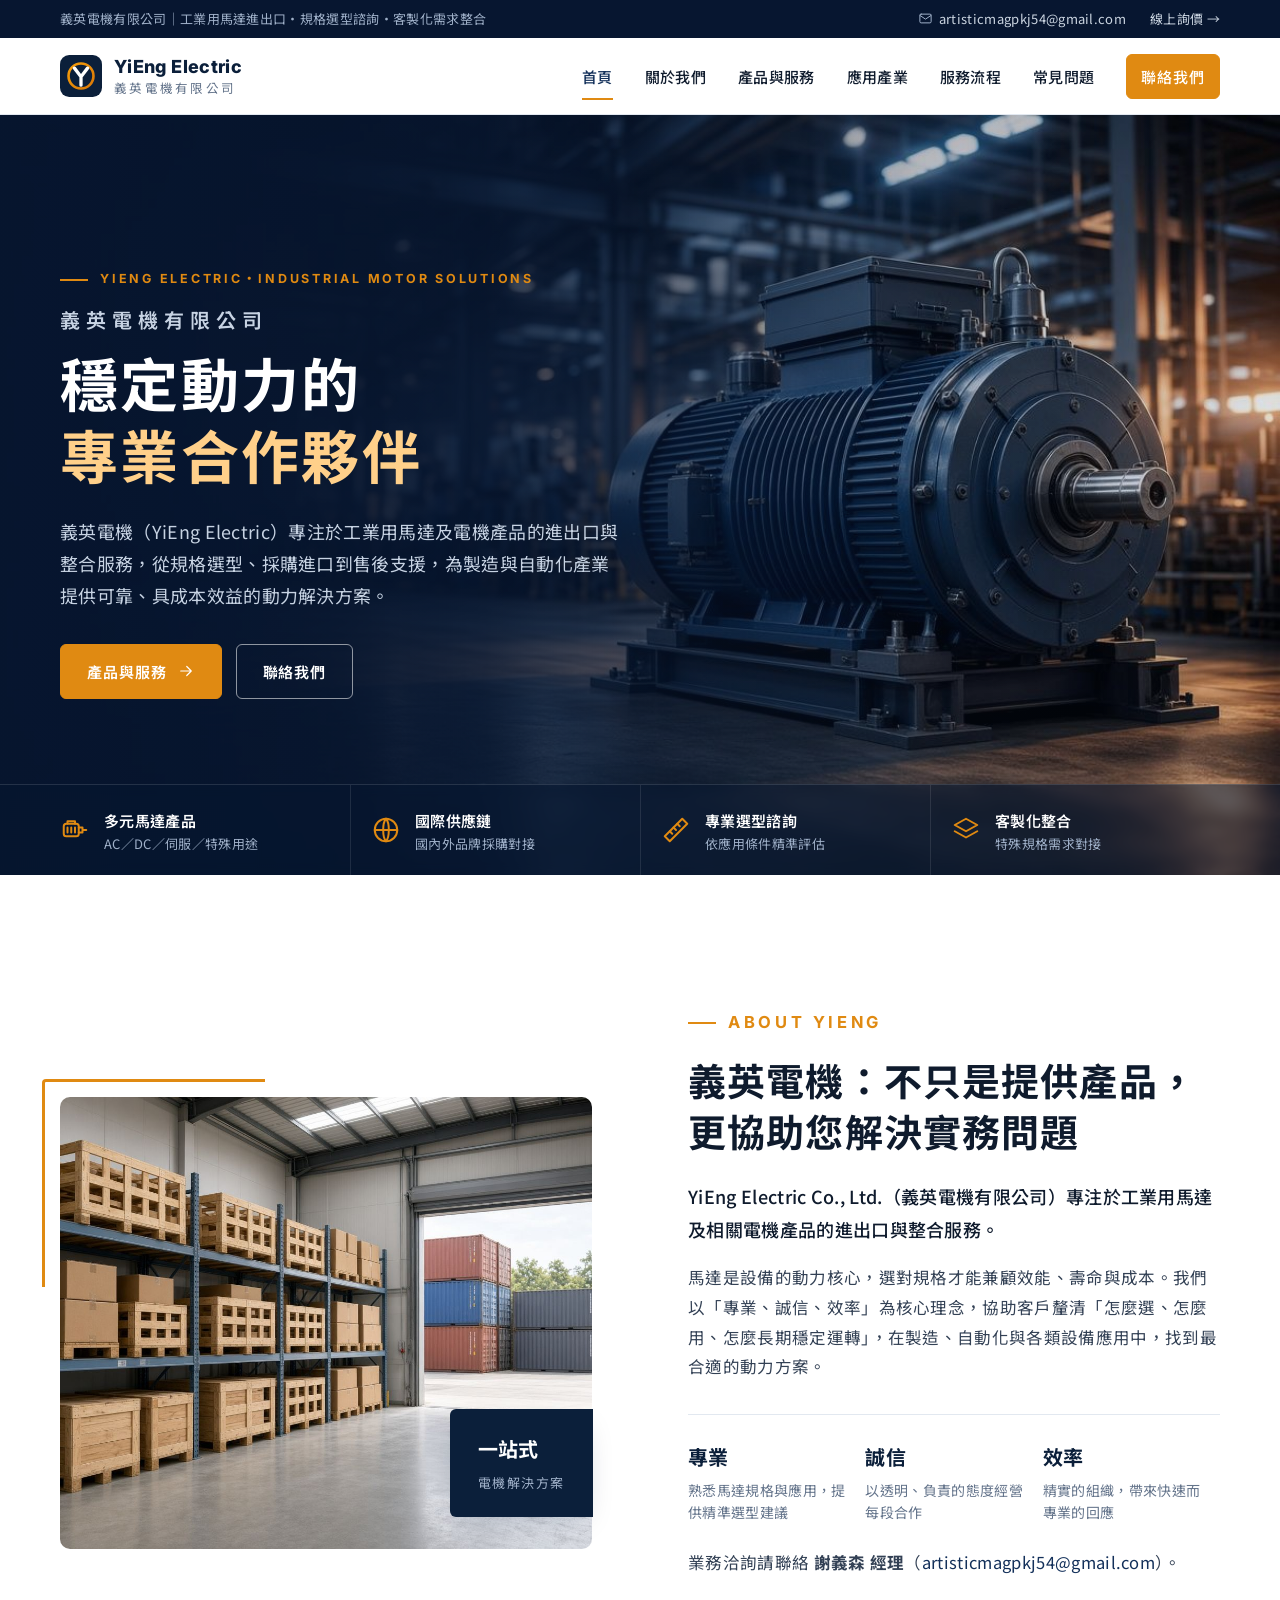
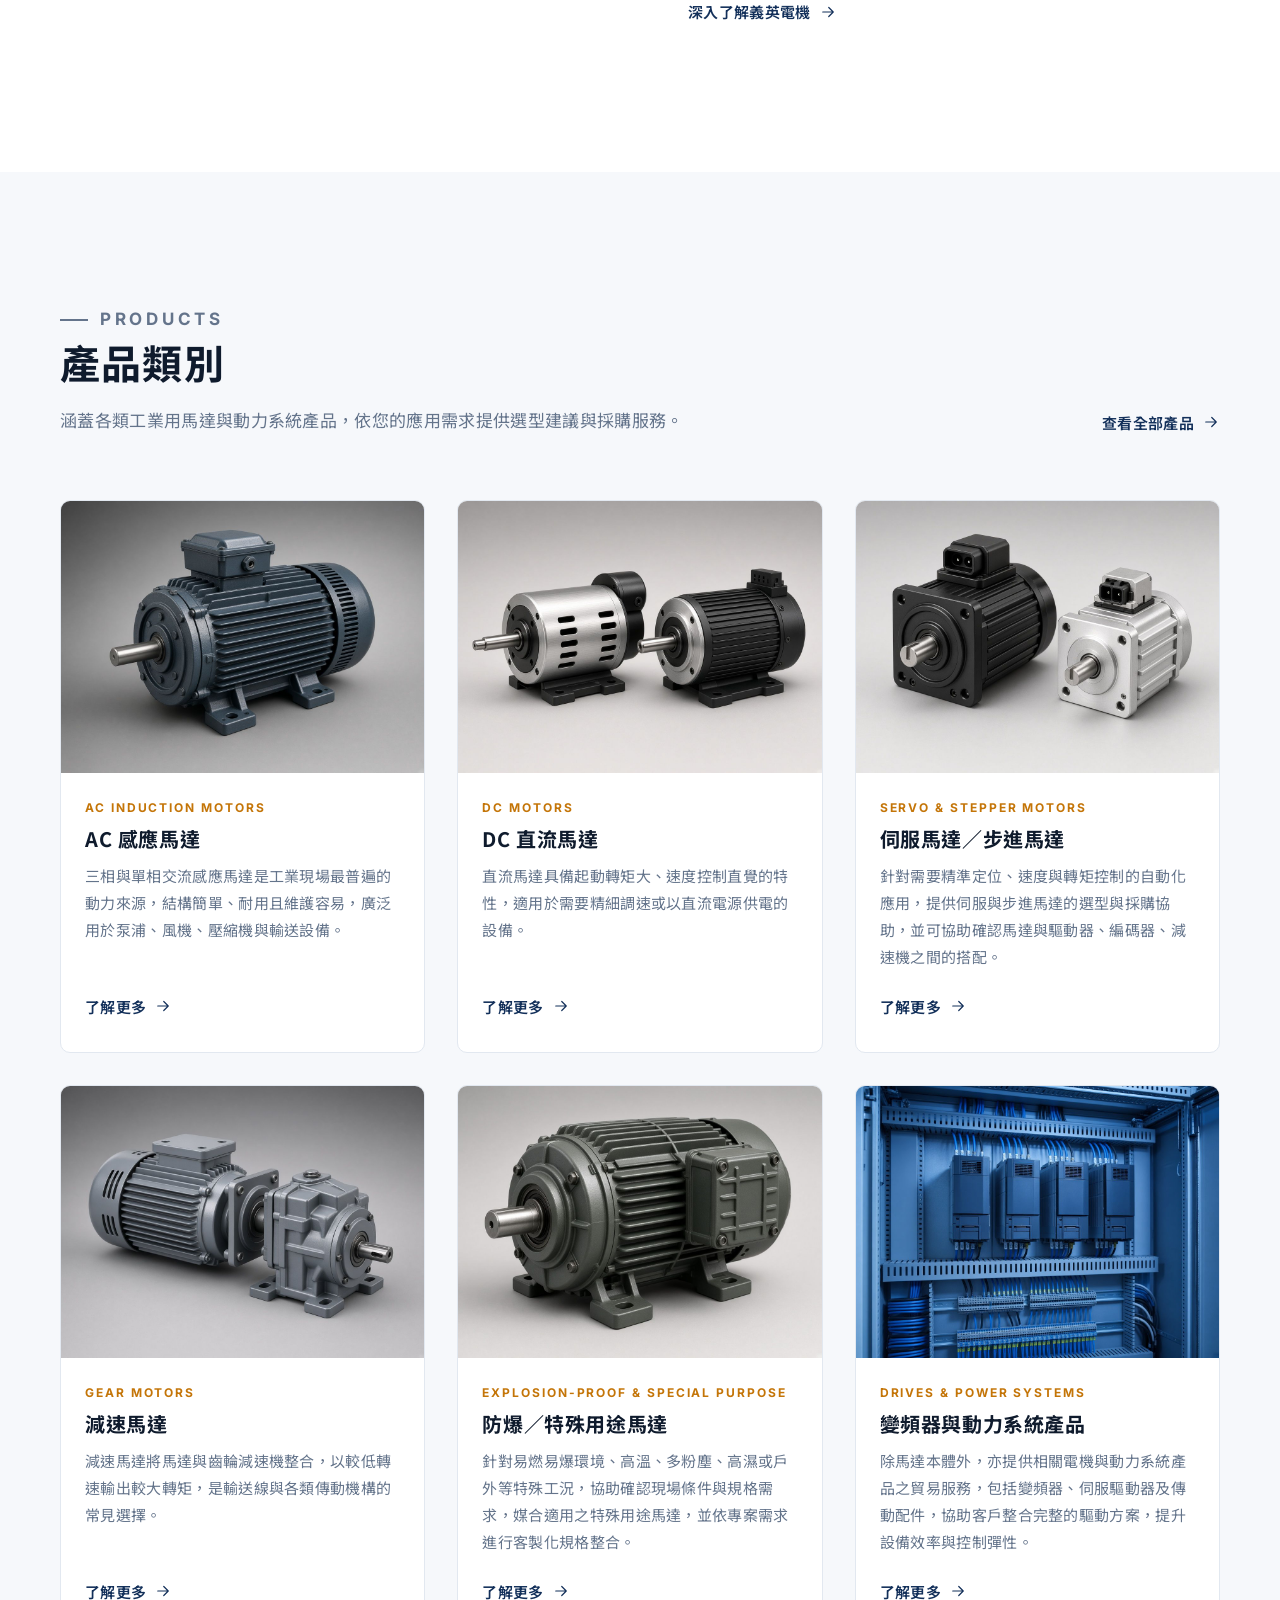
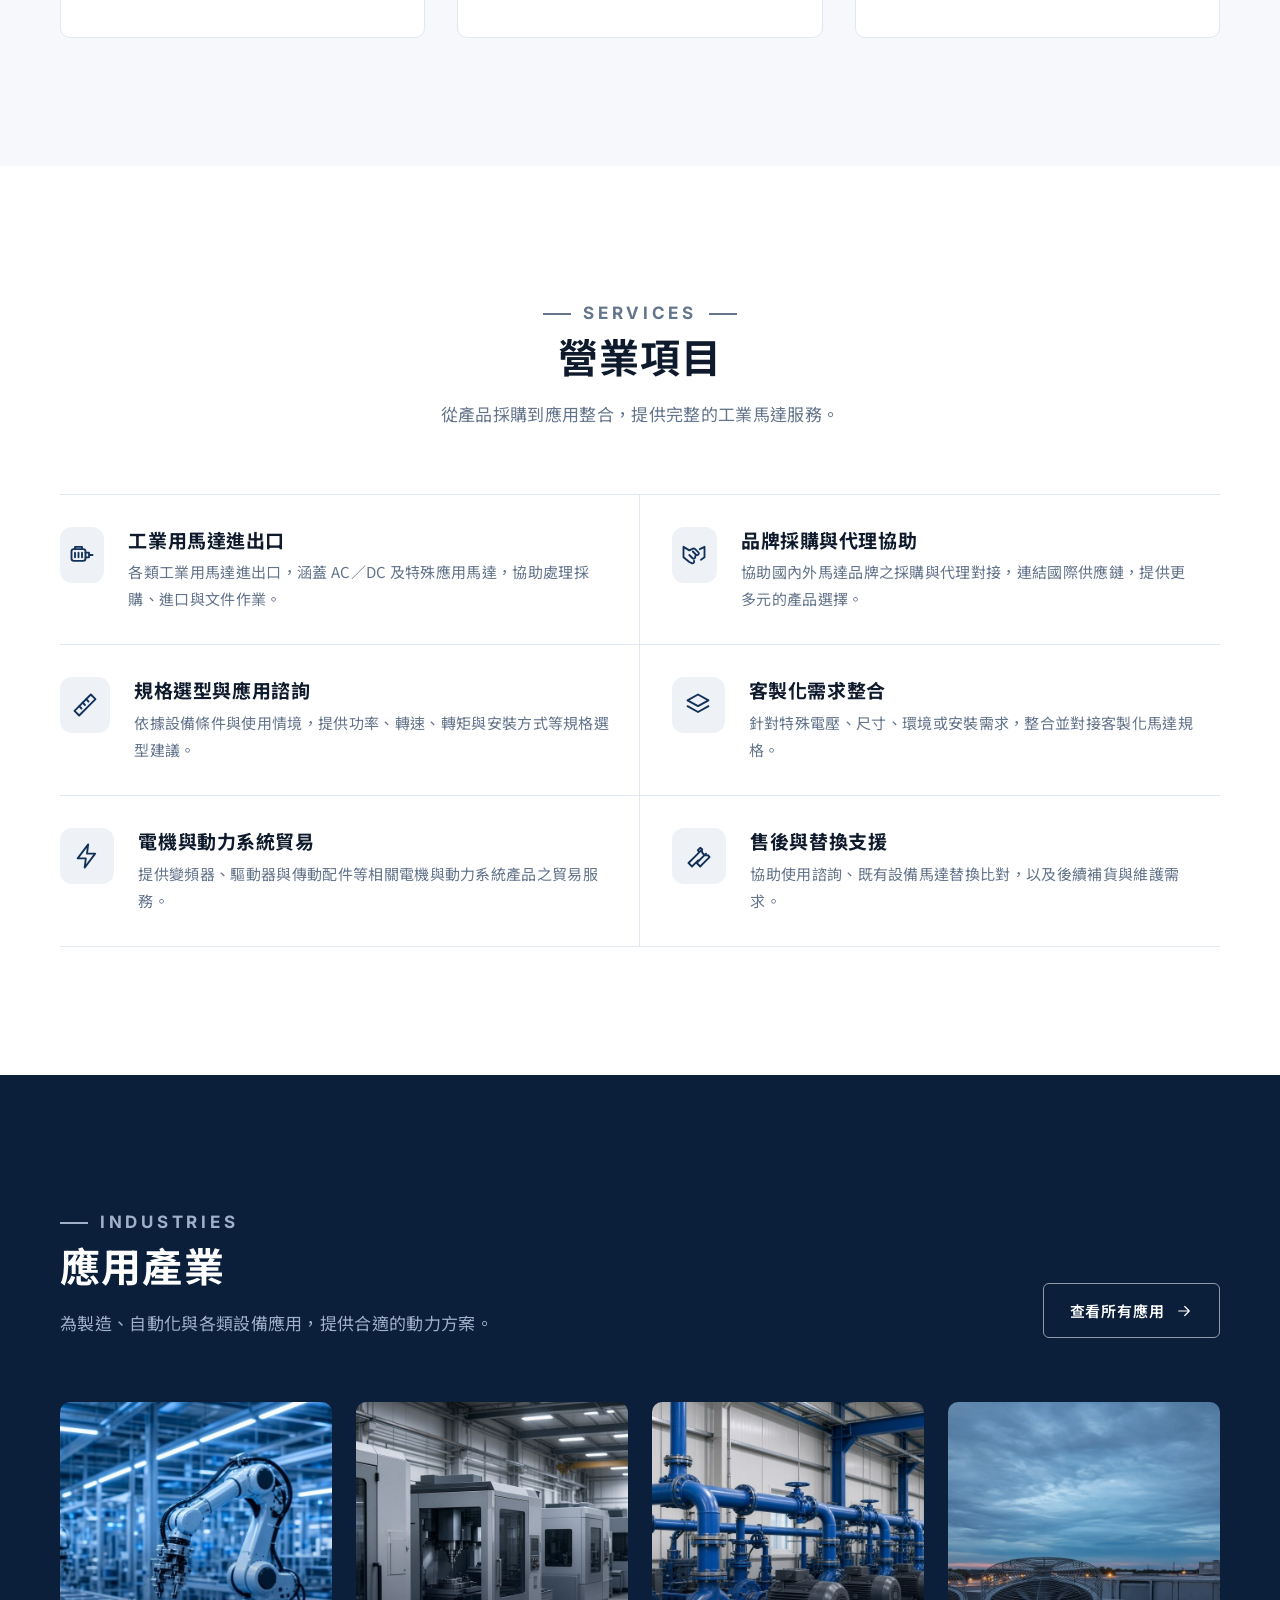
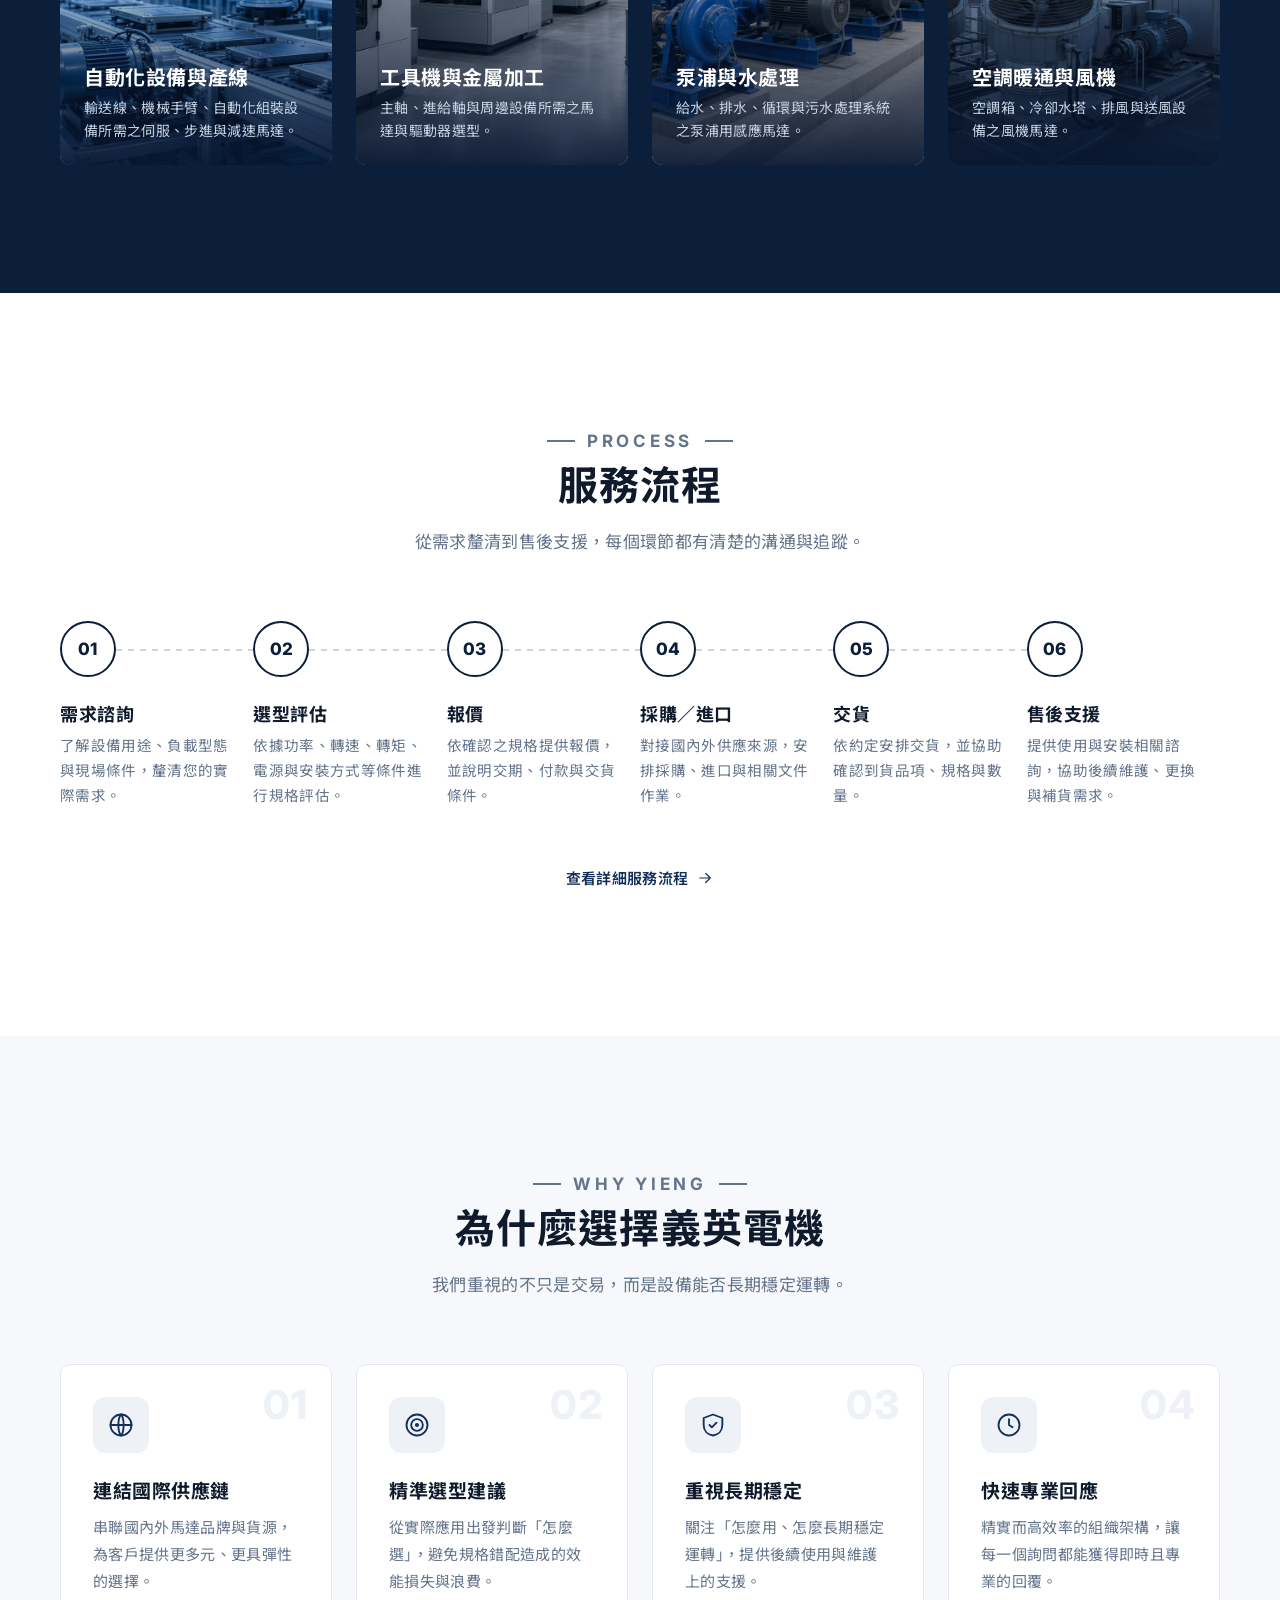
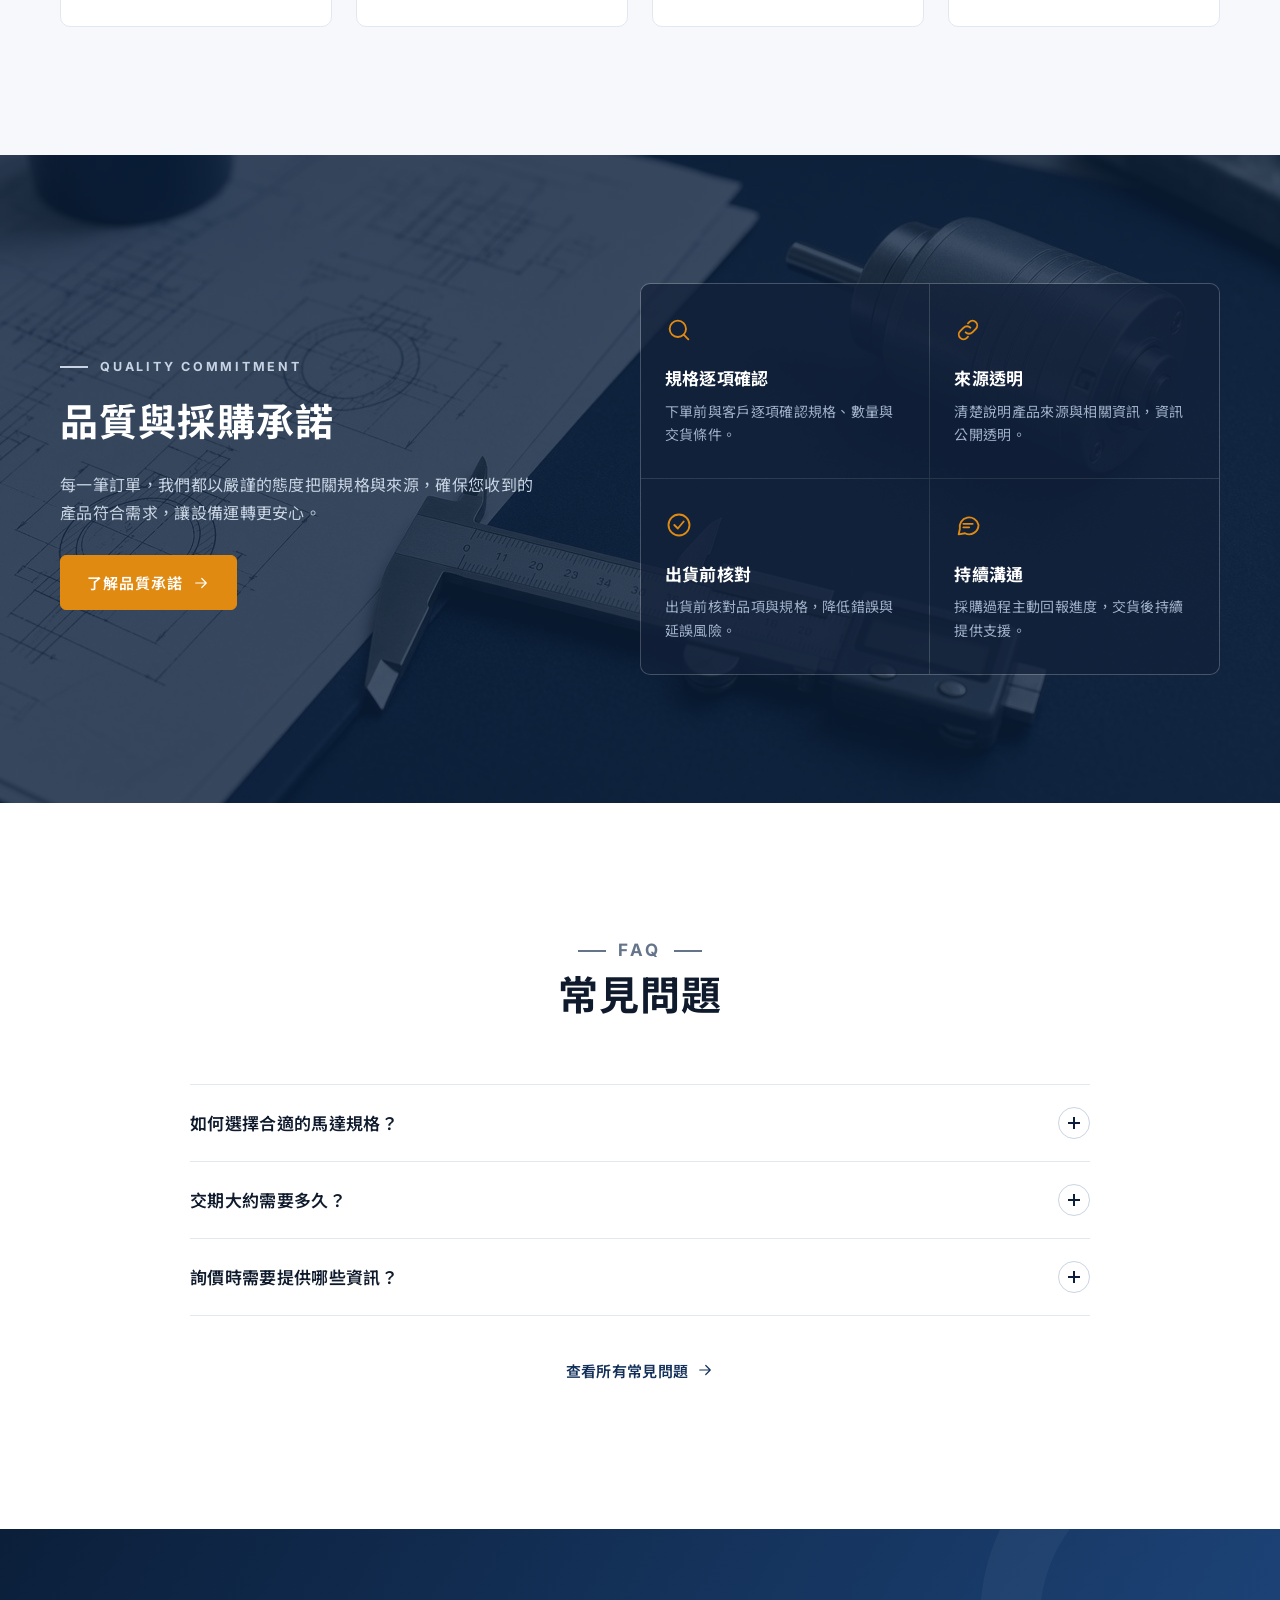
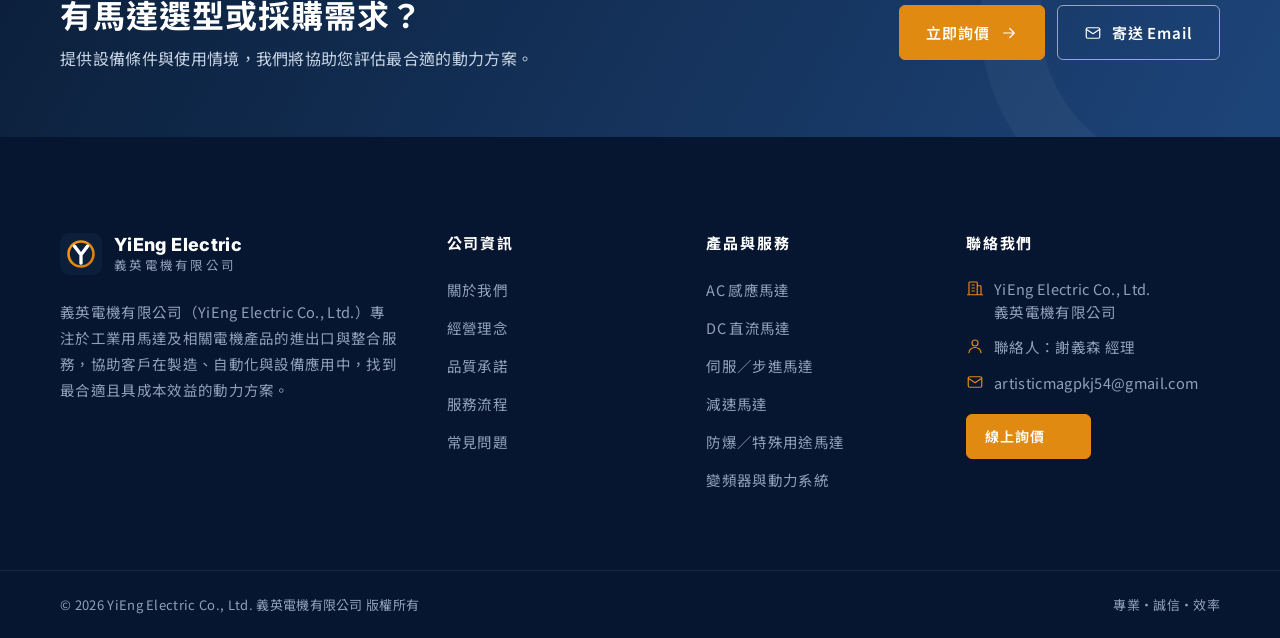
<file: index.html>
<!DOCTYPE html>
<html lang="zh-Hant-TW">
<head>
<meta charset="UTF-8" />
<meta name="viewport" content="width=device-width, initial-scale=1.0" />
<title>義英電機有限公司 YiEng Electric｜工業馬達進出口・選型諮詢・客製化整合</title>
<meta name="description" content="義英電機有限公司（YiEng Electric Co., Ltd.）專營工業馬達進出口，提供 AC／DC／伺服／減速／防爆馬達與變頻器之選型諮詢、採購與客製化整合。聯絡人：謝義森 經理。" />
<meta name="keywords" content="義英電機, 義英電機有限公司, YiEng Electric, 謝義森, 工業馬達進出口, 工業馬達, 馬達進口, 伺服馬達, 減速馬達, 防爆馬達, 變頻器" />
<meta name="author" content="義英電機有限公司 YiEng Electric Co., Ltd." />
<meta name="robots" content="index, follow, max-image-preview:large" />
<link rel="canonical" href="https://eason1388.github.io/asdfghjkl/" />
<link rel="alternate" hreflang="zh-Hant-TW" href="https://eason1388.github.io/asdfghjkl/" />
<meta property="og:type" content="website" />
<meta property="og:site_name" content="義英電機有限公司 YiEng Electric" />
<meta property="og:locale" content="zh_TW" />
<meta property="og:url" content="https://eason1388.github.io/asdfghjkl/" />
<meta property="og:title" content="義英電機有限公司 YiEng Electric｜工業馬達進出口・選型諮詢・客製化整合" />
<meta property="og:description" content="義英電機有限公司（YiEng Electric Co., Ltd.）專營工業馬達進出口，提供 AC／DC／伺服／減速／防爆馬達與變頻器之選型諮詢、採購與客製化整合。聯絡人：謝義森 經理。" />
<meta property="og:image" content="https://eason1388.github.io/asdfghjkl/images/og-image.jpg" />
<meta property="og:image:width" content="1200" />
<meta property="og:image:height" content="630" />
<meta property="og:image:alt" content="義英電機有限公司 YiEng Electric 工業馬達" />
<meta name="twitter:card" content="summary_large_image" />
<meta name="twitter:title" content="義英電機有限公司 YiEng Electric｜工業馬達進出口・選型諮詢・客製化整合" />
<meta name="twitter:description" content="義英電機有限公司（YiEng Electric Co., Ltd.）專營工業馬達進出口，提供 AC／DC／伺服／減速／防爆馬達與變頻器之選型諮詢、採購與客製化整合。聯絡人：謝義森 經理。" />
<meta name="twitter:image" content="https://eason1388.github.io/asdfghjkl/images/og-image.jpg" />
<meta name="theme-color" content="#0b1f3a" />
<link rel="icon" href="images/favicon.svg" type="image/svg+xml" />
<link rel="icon" href="images/favicon-32.png" sizes="32x32" type="image/png" />
<link rel="apple-touch-icon" href="images/apple-touch-icon.png" sizes="180x180" />
<link rel="sitemap" type="application/xml" href="sitemap.xml" />
<link rel="preload" as="image" href="images/hero2.jpg" fetchpriority="high" />
<link rel="preconnect" href="https://fonts.googleapis.com" />
<link rel="preconnect" href="https://fonts.gstatic.com" crossorigin />
<link href="https://fonts.googleapis.com/css2?family=Inter:wght@500;600;700;800&family=Noto+Sans+TC:wght@400;500;600;700&display=swap" rel="stylesheet" />
<link rel="stylesheet" href="css/style.css" />
<script>document.documentElement.className+=' js';</script>
<script type="application/ld+json">{"@context":"https://schema.org","@graph":[{"@type":"Organization","@id":"https://eason1388.github.io/asdfghjkl/#organization","name":"義英電機有限公司","legalName":"義英電機有限公司","alternateName":["YiEng Electric Co., Ltd.","YiEng Electric","義英電機"],"url":"https://eason1388.github.io/asdfghjkl/","logo":{"@type":"ImageObject","url":"https://eason1388.github.io/asdfghjkl/images/logo-512.png","width":512,"height":512},"image":"https://eason1388.github.io/asdfghjkl/images/og-image.jpg","email":"artisticmagpkj54@gmail.com","description":"義英電機有限公司（YiEng Electric Co., Ltd.）專營工業用馬達及電機產品進出口，提供規格選型諮詢、品牌採購與代理協助、客製化需求整合與動力系統產品貿易。","knowsAbout":["工業馬達","馬達進出口","AC 感應馬達","DC 直流馬達","伺服馬達","步進馬達","減速馬達","防爆馬達","變頻器"],"employee":{"@id":"https://eason1388.github.io/asdfghjkl/#xie-yi-sen"},"contactPoint":{"@type":"ContactPoint","contactType":"sales","name":"謝義森","email":"artisticmagpkj54@gmail.com","availableLanguage":["zh-Hant","en"]}},{"@type":"WebSite","@id":"https://eason1388.github.io/asdfghjkl/#website","url":"https://eason1388.github.io/asdfghjkl/","name":"義英電機有限公司 YiEng Electric","alternateName":["義英電機","YiEng Electric"],"inLanguage":"zh-Hant-TW","publisher":{"@id":"https://eason1388.github.io/asdfghjkl/#organization"}},{"@type":"Person","@id":"https://eason1388.github.io/asdfghjkl/#xie-yi-sen","name":"謝義森","jobTitle":"經理","email":"artisticmagpkj54@gmail.com","worksFor":{"@id":"https://eason1388.github.io/asdfghjkl/#organization"},"url":"https://eason1388.github.io/asdfghjkl/about.html#contact-person"},{"@type":"WebPage","@id":"https://eason1388.github.io/asdfghjkl/#webpage","url":"https://eason1388.github.io/asdfghjkl/","name":"義英電機有限公司 YiEng Electric｜工業馬達進出口・選型諮詢・客製化整合","description":"義英電機有限公司（YiEng Electric Co., Ltd.）專營工業馬達進出口，提供 AC／DC／伺服／減速／防爆馬達與變頻器之選型諮詢、採購與客製化整合。聯絡人：謝義森 經理。","inLanguage":"zh-Hant-TW","isPartOf":{"@id":"https://eason1388.github.io/asdfghjkl/#website"},"about":{"@id":"https://eason1388.github.io/asdfghjkl/#organization"},"primaryImageOfPage":"https://eason1388.github.io/asdfghjkl/images/og-image.jpg"}]}</script>
</head>
<body>
<div class="topbar"><div class="container">
  <div class="tb-left">義英電機有限公司｜工業用馬達進出口・規格選型諮詢・客製化需求整合</div>
  <div class="tb-right"><span><svg class="i" viewBox="0 0 24 24" aria-hidden="true"><rect x="3" y="5" width="18" height="14" rx="2"/><path d="M3 7l9 6 9-6"/></svg><a href="mailto:artisticmagpkj54@gmail.com">artisticmagpkj54@gmail.com</a></span><a href="contact.html">線上詢價 →</a></div>
</div></div>
<header class="header"><div class="container">
  <a href="index.html" class="brand" aria-label="義英電機有限公司 YiEng Electric 首頁"><img src="images/logo.svg" alt="義英電機有限公司 YiEng Electric 標誌" width="42" height="42" /><span class="brand-text"><strong>YiEng Electric</strong><small>義英電機有限公司</small></span></a>
  <nav class="nav" aria-label="主選單">
    <a href="index.html" class="active" aria-current="page">首頁</a><a href="about.html">關於我們</a><a href="products.html">產品與服務</a><a href="industries.html">應用產業</a><a href="process.html">服務流程</a><a href="faq.html">常見問題</a>
    <a href="contact.html" class="btn btn-sm">聯絡我們</a>
  </nav>
  <button class="nav-toggle" aria-label="開啟選單" aria-expanded="false"><span></span><span></span><span></span></button>
</div></header>
<main>
<section class="hero"><div class="hero-bg" style="background-image:url('images/hero2.jpg')"></div>
<div class="container"><div class="hero-content">
<p class="eyebrow reveal">YiEng Electric・Industrial Motor Solutions</p>
<h1 class="reveal d1"><span class="h1-brand">義英電機有限公司</span>穩定動力的<br/><em>專業合作夥伴</em></h1>
<p class="lead reveal d2">義英電機（YiEng Electric）專注於工業用馬達及電機產品的進出口與整合服務，從規格選型、採購進口到售後支援，為製造與自動化產業提供可靠、具成本效益的動力解決方案。</p>
<div class="hero-actions reveal d3"><a href="products.html" class="btn">產品與服務 <svg class="i" viewBox="0 0 24 24" aria-hidden="true"><path d="M5 12h14M13 6l6 6-6 6"/></svg></a><a href="contact.html" class="btn btn-outline">聯絡我們</a></div>
</div></div>
<div class="hero-meta"><div class="container">
<div class="hm"><svg class="i" viewBox="0 0 24 24" aria-hidden="true"><rect x="3" y="7" width="12" height="10" rx="2"/><path d="M15 10h3v4h-3M18 12h3M6 7V5h6v2M6 10v4M9 10v4M12 10v4"/></svg><div><strong>多元馬達產品</strong><span>AC／DC／伺服／特殊用途</span></div></div>
<div class="hm"><svg class="i" viewBox="0 0 24 24" aria-hidden="true"><circle cx="12" cy="12" r="9"/><path d="M3 12h18M12 3c3 3.3 3 14.7 0 18M12 3c-3 3.3-3 14.7 0 18"/></svg><div><strong>國際供應鏈</strong><span>國內外品牌採購對接</span></div></div>
<div class="hm"><svg class="i" viewBox="0 0 24 24" aria-hidden="true"><path d="M3 17L17 3l4 4L7 21z"/><path d="M7 13l2 2M10 10l2 2M13 7l2 2"/></svg><div><strong>專業選型諮詢</strong><span>依應用條件精準評估</span></div></div>
<div class="hm"><svg class="i" viewBox="0 0 24 24" aria-hidden="true"><path d="M12 3l9 5-9 5-9-5z"/><path d="M3 13l9 5 9-5"/></svg><div><strong>客製化整合</strong><span>特殊規格需求對接</span></div></div>
</div></div></section>

<section class="section"><div class="container grid-2">
<div class="media-frame reveal"><img src="images/about.jpg" alt="義英電機工業馬達進出口倉儲與貨櫃" loading="lazy" /><div class="media-tag"><strong>一站式</strong><span>電機解決方案</span></div></div>
<div class="prose reveal d1">
<p class="eyebrow">About YiEng</p>
<h2>義英電機：不只是提供產品，<br/>更協助您解決實務問題</h2>
<p class="lead-text">YiEng Electric Co., Ltd.（義英電機有限公司）專注於工業用馬達及相關電機產品的進出口與整合服務。</p>
<p>馬達是設備的動力核心，選對規格才能兼顧效能、壽命與成本。我們以「專業、誠信、效率」為核心理念，協助客戶釐清「怎麼選、怎麼用、怎麼長期穩定運轉」，在製造、自動化與各類設備應用中，找到最合適的動力方案。</p>
<div class="values-row"><div><strong>專業</strong><span>熟悉馬達規格與應用，提供精準選型建議</span></div><div><strong>誠信</strong><span>以透明、負責的態度經營每段合作</span></div><div><strong>效率</strong><span>精實的組織，帶來快速而專業的回應</span></div></div>
<p style="margin-top:24px;margin-bottom:0">業務洽詢請聯絡 <strong>謝義森 經理</strong>（<a href="mailto:artisticmagpkj54@gmail.com" style="color:var(--navy-700)">artisticmagpkj54@gmail.com</a>）。</p>
<p style="margin-top:20px"><a href="about.html" class="link-arrow">深入了解義英電機 <svg class="i" viewBox="0 0 24 24" aria-hidden="true"><path d="M5 12h14M13 6l6 6-6 6"/></svg></a></p>
</div></div></section>

<section class="section bg-light"><div class="container">
<div class="sec-head-row"><div class="sec-head reveal"><p class="eyebrow">Products</p><h2>產品類別</h2><p>涵蓋各類工業用馬達與動力系統產品，依您的應用需求提供選型建議與採購服務。</p></div>
<a href="products.html" class="link-arrow reveal">查看全部產品 <svg class="i" viewBox="0 0 24 24" aria-hidden="true"><path d="M5 12h14M13 6l6 6-6 6"/></svg></a></div>
<div class="grid-3">
<article class="pcard reveal d1"><div class="ph"><img src="images/p-ac.jpg" alt="義英電機 AC 感應馬達（AC Induction Motors）" loading="lazy" /></div><div class="pb"><span class="tag">AC Induction Motors</span><h3>AC 感應馬達</h3><p>三相與單相交流感應馬達是工業現場最普遍的動力來源，結構簡單、耐用且維護容易，廣泛用於泵浦、風機、壓縮機與輸送設備。</p><a href="products.html#ac" class="link-arrow">了解更多 <svg class="i" viewBox="0 0 24 24" aria-hidden="true"><path d="M5 12h14M13 6l6 6-6 6"/></svg></a></div></article>
<article class="pcard reveal d2"><div class="ph"><img src="images/p-dc.jpg" alt="義英電機 DC 直流馬達（DC Motors）" loading="lazy" /></div><div class="pb"><span class="tag">DC Motors</span><h3>DC 直流馬達</h3><p>直流馬達具備起動轉矩大、速度控制直覺的特性，適用於需要精細調速或以直流電源供電的設備。</p><a href="products.html#dc" class="link-arrow">了解更多 <svg class="i" viewBox="0 0 24 24" aria-hidden="true"><path d="M5 12h14M13 6l6 6-6 6"/></svg></a></div></article>
<article class="pcard reveal d3"><div class="ph"><img src="images/p-servo.jpg" alt="義英電機 伺服馬達／步進馬達（Servo & Stepper Motors）" loading="lazy" /></div><div class="pb"><span class="tag">Servo & Stepper Motors</span><h3>伺服馬達／步進馬達</h3><p>針對需要精準定位、速度與轉矩控制的自動化應用，提供伺服與步進馬達的選型與採購協助，並可協助確認馬達與驅動器、編碼器、減速機之間的搭配。</p><a href="products.html#servo" class="link-arrow">了解更多 <svg class="i" viewBox="0 0 24 24" aria-hidden="true"><path d="M5 12h14M13 6l6 6-6 6"/></svg></a></div></article>
<article class="pcard reveal d1"><div class="ph"><img src="images/p-gear.jpg" alt="義英電機 減速馬達（Gear Motors）" loading="lazy" /></div><div class="pb"><span class="tag">Gear Motors</span><h3>減速馬達</h3><p>減速馬達將馬達與齒輪減速機整合，以較低轉速輸出較大轉矩，是輸送線與各類傳動機構的常見選擇。</p><a href="products.html#gear" class="link-arrow">了解更多 <svg class="i" viewBox="0 0 24 24" aria-hidden="true"><path d="M5 12h14M13 6l6 6-6 6"/></svg></a></div></article>
<article class="pcard reveal d2"><div class="ph"><img src="images/p-ex.jpg" alt="義英電機 防爆／特殊用途馬達（Explosion-proof & Special Purpose）" loading="lazy" /></div><div class="pb"><span class="tag">Explosion-proof & Special Purpose</span><h3>防爆／特殊用途馬達</h3><p>針對易燃易爆環境、高溫、多粉塵、高濕或戶外等特殊工況，協助確認現場條件與規格需求，媒合適用之特殊用途馬達，並依專案需求進行客製化規格整合。</p><a href="products.html#special" class="link-arrow">了解更多 <svg class="i" viewBox="0 0 24 24" aria-hidden="true"><path d="M5 12h14M13 6l6 6-6 6"/></svg></a></div></article>
<article class="pcard reveal d3"><div class="ph"><img src="images/p-drive.jpg" alt="義英電機 變頻器與動力系統產品（Drives & Power Systems）" loading="lazy" /></div><div class="pb"><span class="tag">Drives & Power Systems</span><h3>變頻器與動力系統產品</h3><p>除馬達本體外，亦提供相關電機與動力系統產品之貿易服務，包括變頻器、伺服驅動器及傳動配件，協助客戶整合完整的驅動方案，提升設備效率與控制彈性。</p><a href="products.html#drive" class="link-arrow">了解更多 <svg class="i" viewBox="0 0 24 24" aria-hidden="true"><path d="M5 12h14M13 6l6 6-6 6"/></svg></a></div></article>
</div></div></section>

<section class="section"><div class="container">
<div class="sec-head center reveal"><p class="eyebrow">Services</p><h2>營業項目</h2><p>從產品採購到應用整合，提供完整的工業馬達服務。</p></div>
<div class="svc-list">
<div class="svc reveal"><div class="ficon"><svg class="i" viewBox="0 0 24 24" aria-hidden="true"><rect x="3" y="7" width="12" height="10" rx="2"/><path d="M15 10h3v4h-3M18 12h3M6 7V5h6v2M6 10v4M9 10v4M12 10v4"/></svg></div><div><h3>工業用馬達進出口</h3><p>各類工業用馬達進出口，涵蓋 AC／DC 及特殊應用馬達，協助處理採購、進口與文件作業。</p></div></div>
<div class="svc reveal d1"><div class="ficon"><svg class="i" viewBox="0 0 24 24" aria-hidden="true"><path d="M8 12l3 3a1.5 1.5 0 0 0 2-2M11 9l3 3a1.5 1.5 0 0 0 2-2l-3-3a2 2 0 0 0-2.4-.3L8 8 3 5v9l5 4 2 1a1.5 1.5 0 0 0 2-2M21 5l-4 2M21 5v9l-3 2"/></svg></div><div><h3>品牌採購與代理協助</h3><p>協助國內外馬達品牌之採購與代理對接，連結國際供應鏈，提供更多元的產品選擇。</p></div></div>
<div class="svc reveal"><div class="ficon"><svg class="i" viewBox="0 0 24 24" aria-hidden="true"><path d="M3 17L17 3l4 4L7 21z"/><path d="M7 13l2 2M10 10l2 2M13 7l2 2"/></svg></div><div><h3>規格選型與應用諮詢</h3><p>依據設備條件與使用情境，提供功率、轉速、轉矩與安裝方式等規格選型建議。</p></div></div>
<div class="svc reveal d1"><div class="ficon"><svg class="i" viewBox="0 0 24 24" aria-hidden="true"><path d="M12 3l9 5-9 5-9-5z"/><path d="M3 13l9 5 9-5"/></svg></div><div><h3>客製化需求整合</h3><p>針對特殊電壓、尺寸、環境或安裝需求，整合並對接客製化馬達規格。</p></div></div>
<div class="svc reveal"><div class="ficon"><svg class="i" viewBox="0 0 24 24" aria-hidden="true"><path d="M13 2L4 14h7l-1 8 9-12h-7z"/></svg></div><div><h3>電機與動力系統貿易</h3><p>提供變頻器、驅動器與傳動配件等相關電機與動力系統產品之貿易服務。</p></div></div>
<div class="svc reveal d1"><div class="ficon"><svg class="i" viewBox="0 0 24 24" aria-hidden="true"><path d="M14.7 6.3a4 4 0 0 0 5 5L21 13l-8 8-3-3 8-8M14.7 6.3L13 5l-2 2 1.3 1.7M14.7 6.3l-6.4 6.4L3 18l3 3 5.3-5.3"/></svg></div><div><h3>售後與替換支援</h3><p>協助使用諮詢、既有設備馬達替換比對，以及後續補貨與維護需求。</p></div></div>
</div></div></section>

<section class="section bg-navy"><div class="container">
<div class="sec-head-row"><div class="sec-head reveal"><p class="eyebrow">Industries</p><h2>應用產業</h2><p>為製造、自動化與各類設備應用，提供合適的動力方案。</p></div>
<a href="industries.html" class="btn btn-outline reveal">查看所有應用 <svg class="i" viewBox="0 0 24 24" aria-hidden="true"><path d="M5 12h14M13 6l6 6-6 6"/></svg></a></div>
<div class="grid-4">
<a href="industries.html" class="itile reveal d1"><img src="images/automation.jpg" alt="自動化設備與產線產業應用的工業馬達與設備" loading="lazy" /><div class="it"><h3>自動化設備與產線</h3><p>輸送線、機械手臂、自動化組裝設備所需之伺服、步進與減速馬達。</p></div></a>
<a href="industries.html" class="itile reveal d2"><img src="images/i-machine.jpg" alt="工具機與金屬加工產業應用的工業馬達與設備" loading="lazy" /><div class="it"><h3>工具機與金屬加工</h3><p>主軸、進給軸與周邊設備所需之馬達與驅動器選型。</p></div></a>
<a href="industries.html" class="itile reveal d3"><img src="images/i-pump.jpg" alt="泵浦與水處理產業應用的工業馬達與設備" loading="lazy" /><div class="it"><h3>泵浦與水處理</h3><p>給水、排水、循環與污水處理系統之泵浦用感應馬達。</p></div></a>
<a href="industries.html" class="itile reveal d4"><img src="images/i-hvac.jpg" alt="空調暖通與風機產業應用的工業馬達與設備" loading="lazy" /><div class="it"><h3>空調暖通與風機</h3><p>空調箱、冷卻水塔、排風與送風設備之風機馬達。</p></div></a>
</div></div></section>

<section class="section"><div class="container">
<div class="sec-head center reveal"><p class="eyebrow">Process</p><h2>服務流程</h2><p>從需求釐清到售後支援，每個環節都有清楚的溝通與追蹤。</p></div>
<div class="steps">
<div class="step reveal d1"><h3>需求諮詢</h3><p>了解設備用途、負載型態與現場條件，釐清您的實際需求。</p></div>
<div class="step reveal d2"><h3>選型評估</h3><p>依據功率、轉速、轉矩、電源與安裝方式等條件進行規格評估。</p></div>
<div class="step reveal d3"><h3>報價</h3><p>依確認之規格提供報價，並說明交期、付款與交貨條件。</p></div>
<div class="step reveal d4"><h3>採購／進口</h3><p>對接國內外供應來源，安排採購、進口與相關文件作業。</p></div>
<div class="step reveal d5"><h3>交貨</h3><p>依約定安排交貨，並協助確認到貨品項、規格與數量。</p></div>
<div class="step reveal d1"><h3>售後支援</h3><p>提供使用與安裝相關諮詢，協助後續維護、更換與補貨需求。</p></div>
</div>
<p style="text-align:center;margin-top:56px" class="reveal"><a href="process.html" class="link-arrow">查看詳細服務流程 <svg class="i" viewBox="0 0 24 24" aria-hidden="true"><path d="M5 12h14M13 6l6 6-6 6"/></svg></a></p>
</div></section>

<section class="section bg-light"><div class="container">
<div class="sec-head center reveal"><p class="eyebrow">Why YiEng</p><h2>為什麼選擇義英電機</h2><p>我們重視的不只是交易，而是設備能否長期穩定運轉。</p></div>
<div class="grid-4">
<div class="fcard reveal d1"><span class="num">01</span><div class="ficon"><svg class="i" viewBox="0 0 24 24" aria-hidden="true"><circle cx="12" cy="12" r="9"/><path d="M3 12h18M12 3c3 3.3 3 14.7 0 18M12 3c-3 3.3-3 14.7 0 18"/></svg></div><h3>連結國際供應鏈</h3><p>串聯國內外馬達品牌與貨源，為客戶提供更多元、更具彈性的選擇。</p></div>
<div class="fcard reveal d2"><span class="num">02</span><div class="ficon"><svg class="i" viewBox="0 0 24 24" aria-hidden="true"><circle cx="12" cy="12" r="9"/><circle cx="12" cy="12" r="5"/><circle cx="12" cy="12" r="1"/></svg></div><h3>精準選型建議</h3><p>從實際應用出發判斷「怎麼選」，避免規格錯配造成的效能損失與浪費。</p></div>
<div class="fcard reveal d3"><span class="num">03</span><div class="ficon"><svg class="i" viewBox="0 0 24 24" aria-hidden="true"><path d="M12 3l8 3v6c0 5-3.4 8.3-8 9-4.6-.7-8-4-8-9V6z"/><path d="M9 12l2 2 4-4"/></svg></div><h3>重視長期穩定</h3><p>關注「怎麼用、怎麼長期穩定運轉」，提供後續使用與維護上的支援。</p></div>
<div class="fcard reveal d4"><span class="num">04</span><div class="ficon"><svg class="i" viewBox="0 0 24 24" aria-hidden="true"><circle cx="12" cy="12" r="9"/><path d="M12 7v5l3 2"/></svg></div><h3>快速專業回應</h3><p>精實而高效率的組織架構，讓每一個詢問都能獲得即時且專業的回覆。</p></div>
</div></div></section>

<section class="band section"><div class="bg" style="background-image:url('images/quality.jpg')"></div><div class="container band-grid">
<div class="reveal"><p class="eyebrow">Quality Commitment</p><h2>品質與採購承諾</h2><p>每一筆訂單，我們都以嚴謹的態度把關規格與來源，確保您收到的產品符合需求，讓設備運轉更安心。</p><a href="about.html#quality" class="btn" style="margin-top:12px">了解品質承諾 <svg class="i" viewBox="0 0 24 24" aria-hidden="true"><path d="M5 12h14M13 6l6 6-6 6"/></svg></a></div>
<div class="qlist reveal d1">
<div><svg class="i" viewBox="0 0 24 24" aria-hidden="true"><circle cx="11" cy="11" r="7"/><path d="M20 20l-4-4"/></svg><strong>規格逐項確認</strong><span>下單前與客戶逐項確認規格、數量與交貨條件。</span></div>
<div><svg class="i" viewBox="0 0 24 24" aria-hidden="true"><path d="M10 14a4 4 0 0 0 5.7 0l3-3a4 4 0 0 0-5.7-5.7l-1 1"/><path d="M14 10a4 4 0 0 0-5.7 0l-3 3a4 4 0 0 0 5.7 5.7l1-1"/></svg><strong>來源透明</strong><span>清楚說明產品來源與相關資訊，資訊公開透明。</span></div>
<div><svg class="i" viewBox="0 0 24 24" aria-hidden="true"><circle cx="12" cy="12" r="9"/><path d="M8 12l3 3 5-6"/></svg><strong>出貨前核對</strong><span>出貨前核對品項與規格，降低錯誤與延誤風險。</span></div>
<div><svg class="i" viewBox="0 0 24 24" aria-hidden="true"><path d="M21 12a8 8 0 0 1-11.6 7.1L4 20l1-4.6A8 8 0 1 1 21 12z"/><path d="M8 11h8M8 14h5"/></svg><strong>持續溝通</strong><span>採購過程主動回報進度，交貨後持續提供支援。</span></div>
</div></div></section>

<section class="section"><div class="container">
<div class="sec-head center reveal"><p class="eyebrow">FAQ</p><h2>常見問題</h2></div>
<div class="faq">
<details class="qa reveal"><summary>如何選擇合適的馬達規格？<span class="pm"></span></summary><div class="ans"><p>選型時通常需確認負載型態（定轉矩或變轉矩）、所需功率與轉速、電源電壓與頻率、安裝方式與尺寸，以及運轉環境（溫度、濕度、粉塵等）。若您不確定這些資訊，只要提供設備用途與現有馬達的銘牌照片，我們即可協助評估。</p></div></details>
<details class="qa reveal"><summary>交期大約需要多久？<span class="pm"></span></summary><div class="ans"><p>交期依產品規格、數量與供應來源而定，標準品與客製品差異較大。我們會在報價時一併說明預估交期，並在採購過程中持續追蹤進度。</p></div></details>
<details class="qa reveal"><summary>詢價時需要提供哪些資訊？<span class="pm"></span></summary><div class="ans"><p>建議提供：產品類別、功率／轉速／電壓等規格、數量、使用設備與環境、期望交期。資訊越完整，報價與建議越精準。也可以直接到「聯絡我們」頁面填寫詢價表單。</p></div></details>
<p style="text-align:center;margin-top:40px"><a href="faq.html" class="link-arrow">查看所有常見問題 <svg class="i" viewBox="0 0 24 24" aria-hidden="true"><path d="M5 12h14M13 6l6 6-6 6"/></svg></a></p>
</div></div></section>
<section class="cta"><div class="container">
<div class="reveal"><h2>有馬達選型或採購需求？</h2><p>提供設備條件與使用情境，我們將協助您評估最合適的動力方案。</p></div>
<div class="actions reveal d1"><a href="contact.html" class="btn">立即詢價 <svg class="i" viewBox="0 0 24 24" aria-hidden="true"><path d="M5 12h14M13 6l6 6-6 6"/></svg></a><a href="mailto:artisticmagpkj54@gmail.com" class="btn btn-outline"><svg class="i" viewBox="0 0 24 24" aria-hidden="true"><rect x="3" y="5" width="18" height="14" rx="2"/><path d="M3 7l9 6 9-6"/></svg> 寄送 Email</a></div>
</div></section>
</main>
<footer class="footer">
  <div class="container f-top">
    <div>
      <a href="index.html" class="brand"><img src="images/logo.svg" alt="義英電機有限公司 標誌" width="42" height="42" loading="lazy" /><span class="brand-text"><strong>YiEng Electric</strong><small>義英電機有限公司</small></span></a>
      <p class="f-about">義英電機有限公司（YiEng Electric Co., Ltd.）專注於工業用馬達及相關電機產品的進出口與整合服務，協助客戶在製造、自動化與設備應用中，找到最合適且具成本效益的動力方案。</p>
    </div>
    <div><h4>公司資訊</h4><ul>
      <li><a href="about.html">關於我們</a></li><li><a href="about.html#philosophy">經營理念</a></li><li><a href="about.html#quality">品質承諾</a></li><li><a href="process.html">服務流程</a></li><li><a href="faq.html">常見問題</a></li></ul></div>
    <div><h4>產品與服務</h4><ul>
      <li><a href="products.html#ac">AC 感應馬達</a></li><li><a href="products.html#dc">DC 直流馬達</a></li><li><a href="products.html#servo">伺服／步進馬達</a></li><li><a href="products.html#gear">減速馬達</a></li><li><a href="products.html#special">防爆／特殊用途馬達</a></li><li><a href="products.html#drive">變頻器與動力系統</a></li></ul></div>
    <div class="f-contact"><h4>聯絡我們</h4><ul>
      <li><svg class="i" viewBox="0 0 24 24" aria-hidden="true"><path d="M4 21V5a1 1 0 0 1 1-1h9a1 1 0 0 1 1 1v16M15 9h4a1 1 0 0 1 1 1v11M2 21h20M8 8h3M8 12h3M8 16h3"/></svg><span>YiEng Electric Co., Ltd.<br/>義英電機有限公司</span></li>
      <li><svg class="i" viewBox="0 0 24 24" aria-hidden="true"><circle cx="12" cy="8" r="4"/><path d="M4 21c0-4 3.6-7 8-7s8 3 8 7"/></svg><span>聯絡人：謝義森 經理</span></li>
      <li><svg class="i" viewBox="0 0 24 24" aria-hidden="true"><rect x="3" y="5" width="18" height="14" rx="2"/><path d="M3 7l9 6 9-6"/></svg><a href="mailto:artisticmagpkj54@gmail.com">artisticmagpkj54@gmail.com</a></li></ul>
      <a href="contact.html" class="btn btn-sm" style="margin-top:8px">線上詢價 <svg class="i" viewBox="0 0 24 24" aria-hidden="true"><path d="M5 12h14M13 6l6 6-6 6"/></svg></a></div>
  </div>
  <div class="f-bottom"><div class="container"><span>© <span id="year">2026</span> YiEng Electric Co., Ltd. 義英電機有限公司 版權所有</span><span>專業・誠信・效率</span></div></div>
</footer>
<a href="#" class="to-top" aria-label="回到頂端"><svg class="i" viewBox="0 0 24 24" aria-hidden="true"><path d="M12 19V5M6 11l6-6 6 6"/></svg></a>
<script src="js/main.js"></script>
</body>
</html>
</file>
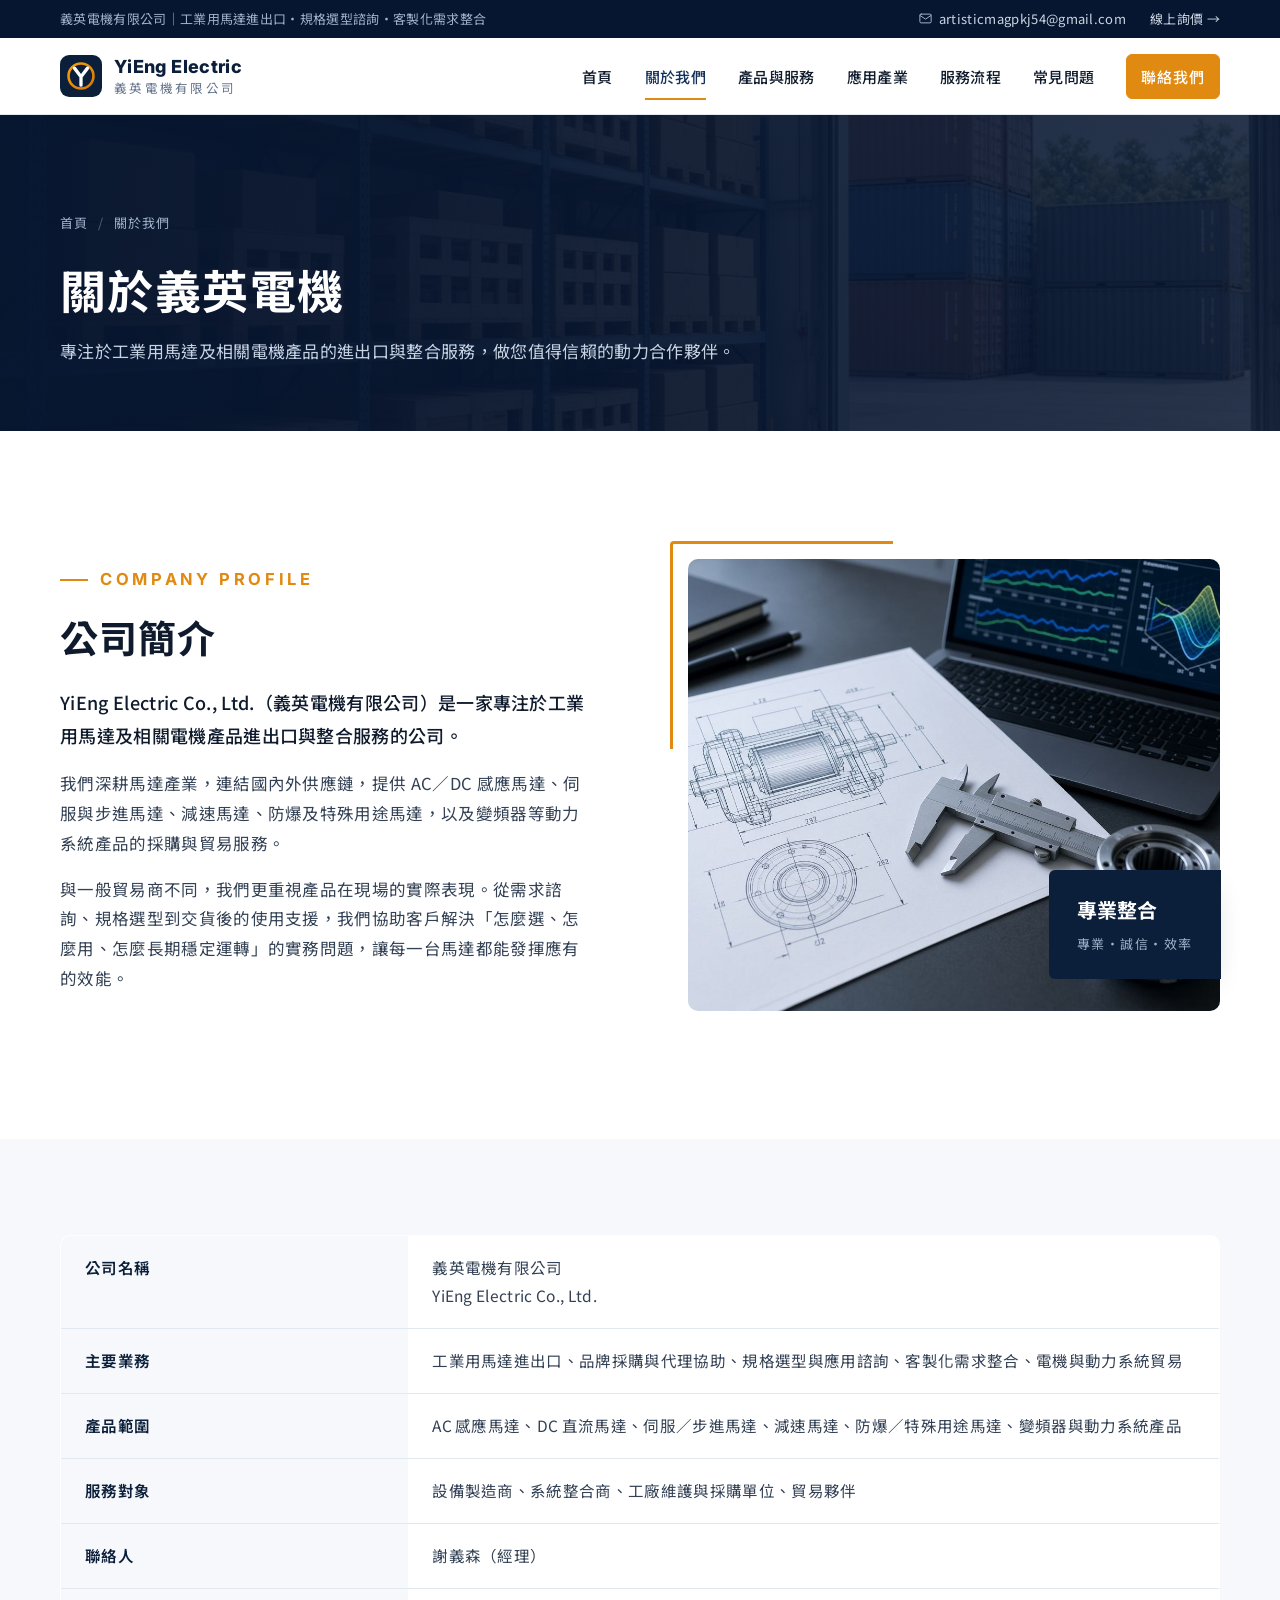
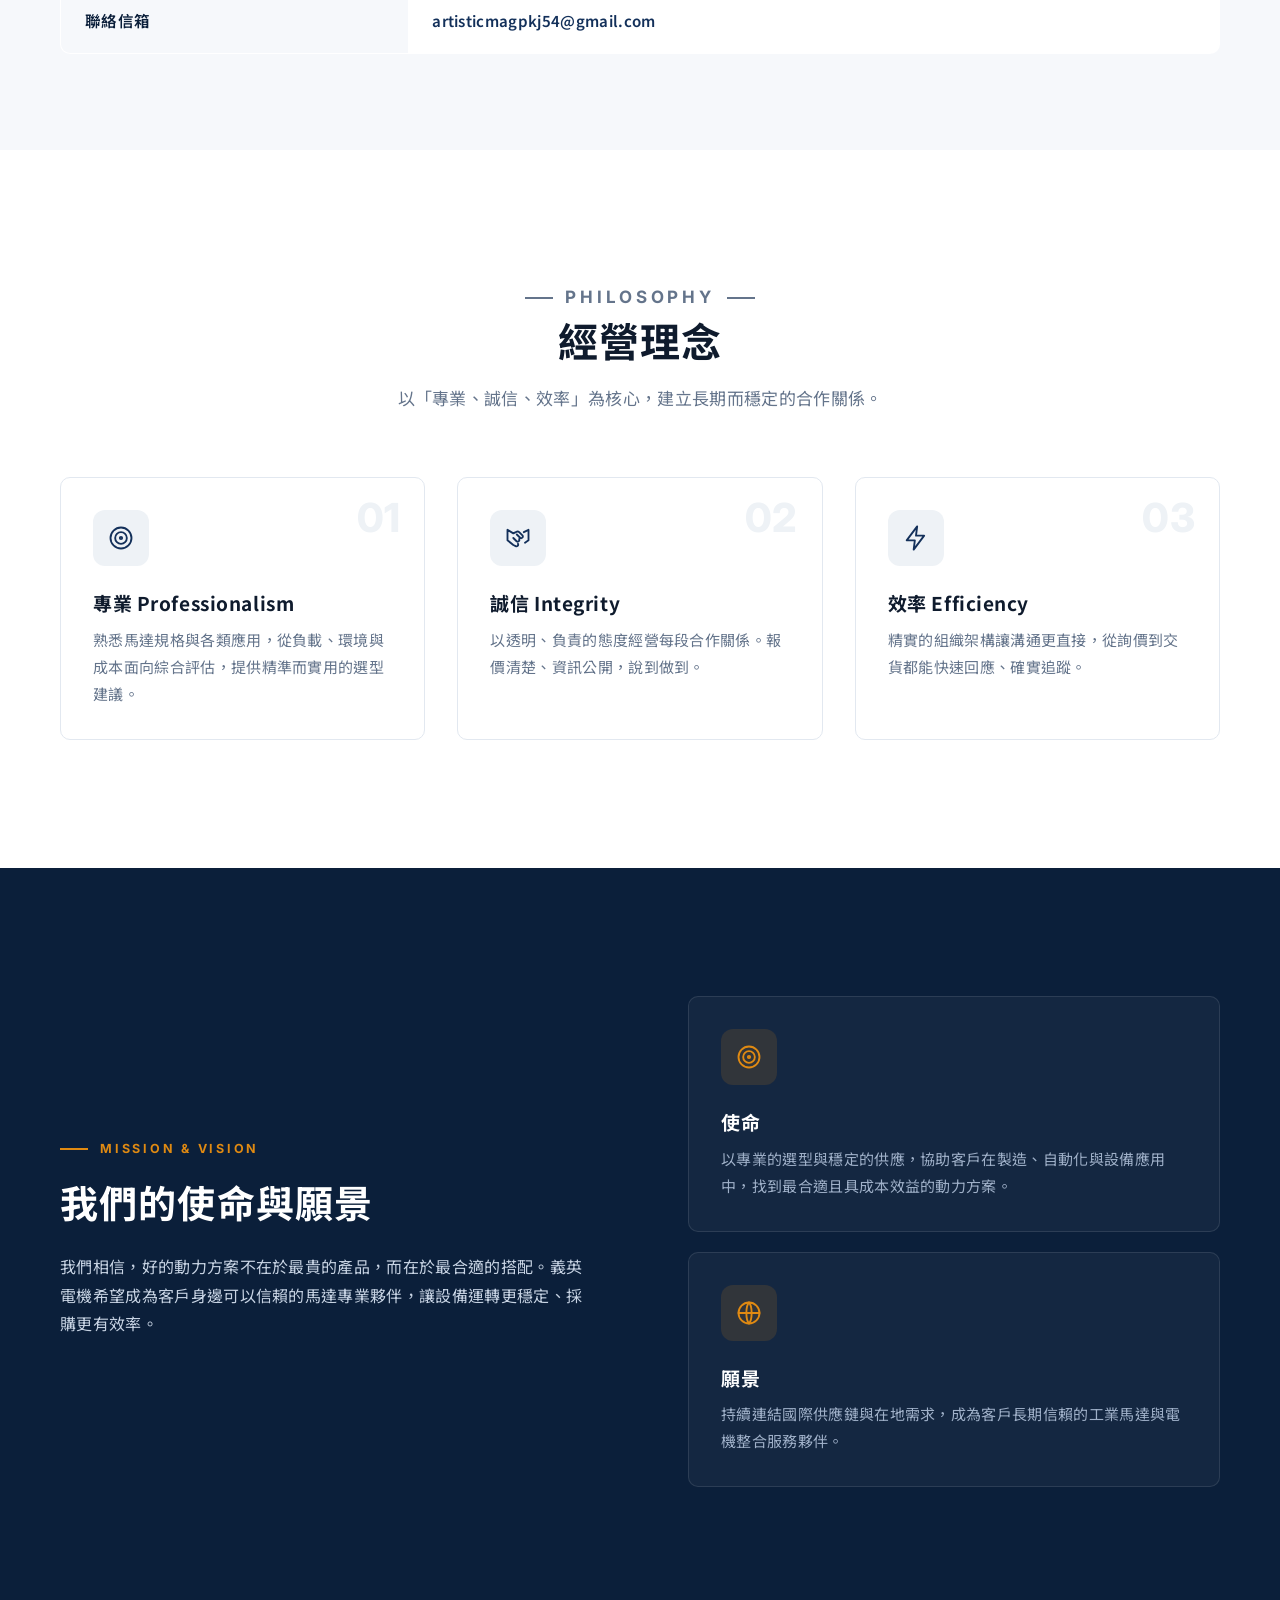
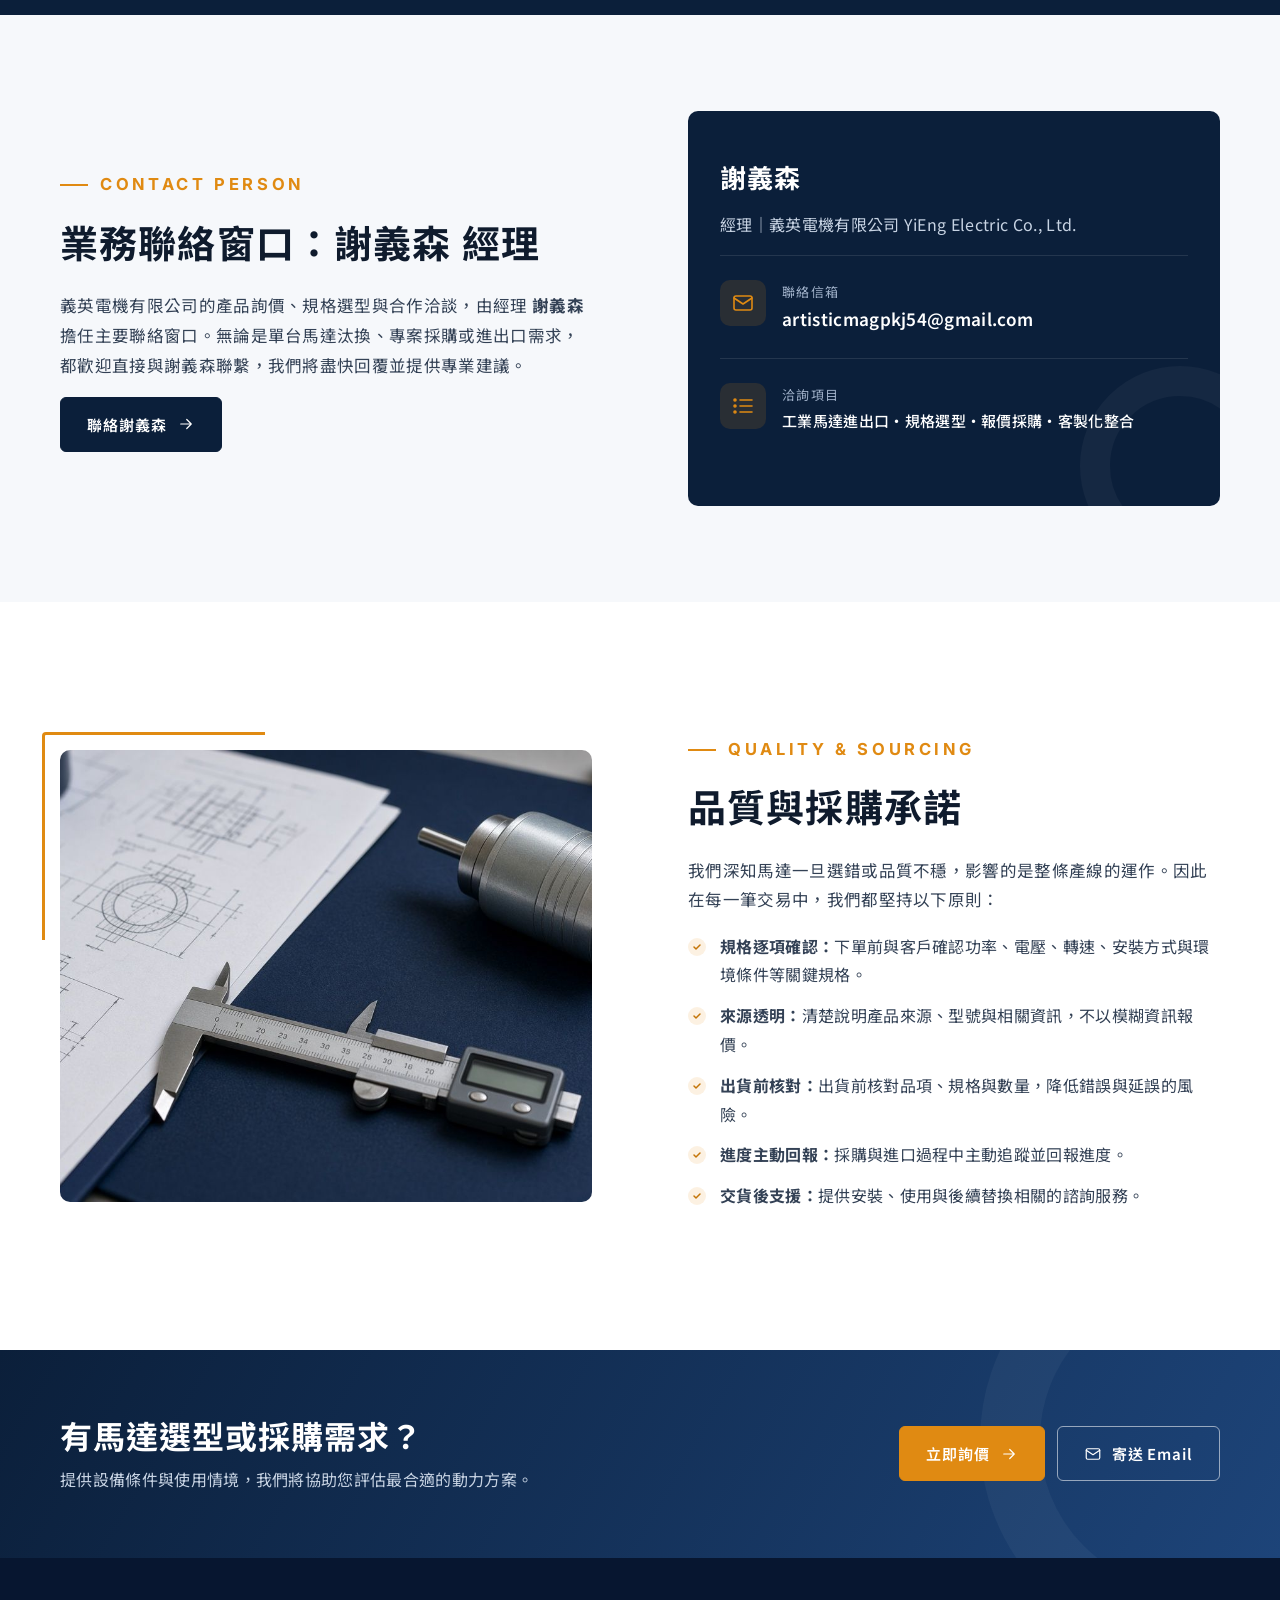
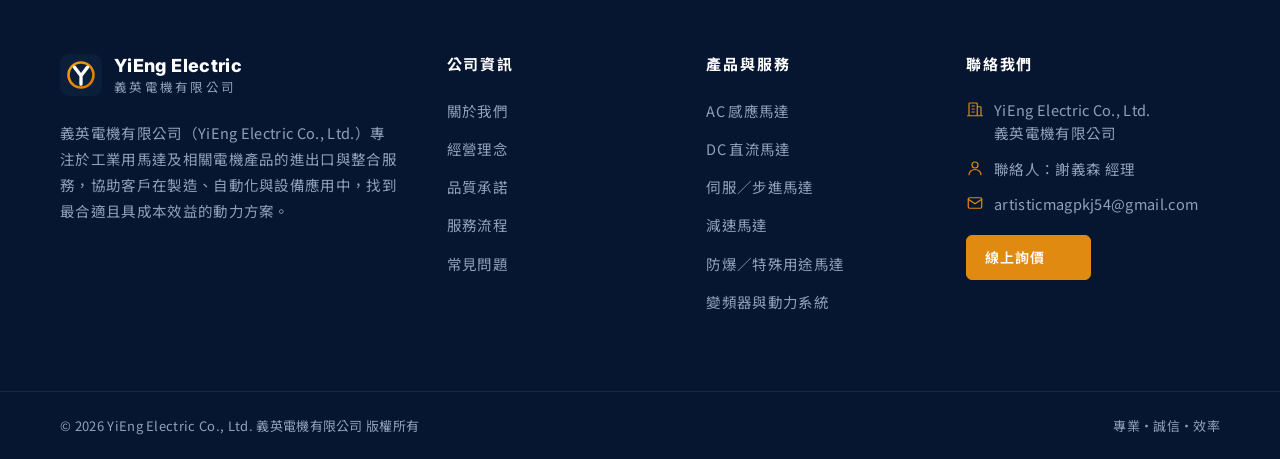
<file: about.html>
<!DOCTYPE html>
<html lang="zh-Hant-TW">
<head>
<meta charset="UTF-8" />
<meta name="viewport" content="width=device-width, initial-scale=1.0" />
<title>關於義英電機｜公司簡介與聯絡窗口謝義森｜義英電機有限公司 YiEng Electric</title>
<meta name="description" content="認識義英電機有限公司（YiEng Electric）：專注工業馬達及電機產品進出口與整合服務，秉持專業、誠信、效率的理念；業務聯絡窗口為經理謝義森。" />
<meta name="keywords" content="義英電機, 義英電機有限公司, YiEng Electric, 謝義森, 工業馬達進出口, 工業馬達, 馬達進口, 伺服馬達, 減速馬達, 防爆馬達, 變頻器" />
<meta name="author" content="義英電機有限公司 YiEng Electric Co., Ltd." />
<meta name="robots" content="index, follow, max-image-preview:large" />
<link rel="canonical" href="https://eason1388.github.io/asdfghjkl/about.html" />
<link rel="alternate" hreflang="zh-Hant-TW" href="https://eason1388.github.io/asdfghjkl/about.html" />
<meta property="og:type" content="website" />
<meta property="og:site_name" content="義英電機有限公司 YiEng Electric" />
<meta property="og:locale" content="zh_TW" />
<meta property="og:url" content="https://eason1388.github.io/asdfghjkl/about.html" />
<meta property="og:title" content="關於義英電機｜公司簡介與聯絡窗口謝義森｜義英電機有限公司 YiEng Electric" />
<meta property="og:description" content="認識義英電機有限公司（YiEng Electric）：專注工業馬達及電機產品進出口與整合服務，秉持專業、誠信、效率的理念；業務聯絡窗口為經理謝義森。" />
<meta property="og:image" content="https://eason1388.github.io/asdfghjkl/images/og-image.jpg" />
<meta property="og:image:width" content="1200" />
<meta property="og:image:height" content="630" />
<meta property="og:image:alt" content="義英電機有限公司 YiEng Electric 工業馬達" />
<meta name="twitter:card" content="summary_large_image" />
<meta name="twitter:title" content="關於義英電機｜公司簡介與聯絡窗口謝義森｜義英電機有限公司 YiEng Electric" />
<meta name="twitter:description" content="認識義英電機有限公司（YiEng Electric）：專注工業馬達及電機產品進出口與整合服務，秉持專業、誠信、效率的理念；業務聯絡窗口為經理謝義森。" />
<meta name="twitter:image" content="https://eason1388.github.io/asdfghjkl/images/og-image.jpg" />
<meta name="theme-color" content="#0b1f3a" />
<link rel="icon" href="images/favicon.svg" type="image/svg+xml" />
<link rel="icon" href="images/favicon-32.png" sizes="32x32" type="image/png" />
<link rel="apple-touch-icon" href="images/apple-touch-icon.png" sizes="180x180" />
<link rel="sitemap" type="application/xml" href="sitemap.xml" />
<link rel="preload" as="image" href="images/about.jpg" fetchpriority="high" />
<link rel="preconnect" href="https://fonts.googleapis.com" />
<link rel="preconnect" href="https://fonts.gstatic.com" crossorigin />
<link href="https://fonts.googleapis.com/css2?family=Inter:wght@500;600;700;800&family=Noto+Sans+TC:wght@400;500;600;700&display=swap" rel="stylesheet" />
<link rel="stylesheet" href="css/style.css" />
<script>document.documentElement.className+=' js';</script>
<script type="application/ld+json">{"@context":"https://schema.org","@graph":[{"@type":"Organization","@id":"https://eason1388.github.io/asdfghjkl/#organization","name":"義英電機有限公司","legalName":"義英電機有限公司","alternateName":["YiEng Electric Co., Ltd.","YiEng Electric","義英電機"],"url":"https://eason1388.github.io/asdfghjkl/","logo":{"@type":"ImageObject","url":"https://eason1388.github.io/asdfghjkl/images/logo-512.png","width":512,"height":512},"image":"https://eason1388.github.io/asdfghjkl/images/og-image.jpg","email":"artisticmagpkj54@gmail.com","description":"義英電機有限公司（YiEng Electric Co., Ltd.）專營工業用馬達及電機產品進出口，提供規格選型諮詢、品牌採購與代理協助、客製化需求整合與動力系統產品貿易。","knowsAbout":["工業馬達","馬達進出口","AC 感應馬達","DC 直流馬達","伺服馬達","步進馬達","減速馬達","防爆馬達","變頻器"],"employee":{"@id":"https://eason1388.github.io/asdfghjkl/#xie-yi-sen"},"contactPoint":{"@type":"ContactPoint","contactType":"sales","name":"謝義森","email":"artisticmagpkj54@gmail.com","availableLanguage":["zh-Hant","en"]}},{"@type":"WebSite","@id":"https://eason1388.github.io/asdfghjkl/#website","url":"https://eason1388.github.io/asdfghjkl/","name":"義英電機有限公司 YiEng Electric","alternateName":["義英電機","YiEng Electric"],"inLanguage":"zh-Hant-TW","publisher":{"@id":"https://eason1388.github.io/asdfghjkl/#organization"}},{"@type":"Person","@id":"https://eason1388.github.io/asdfghjkl/#xie-yi-sen","name":"謝義森","jobTitle":"經理","email":"artisticmagpkj54@gmail.com","worksFor":{"@id":"https://eason1388.github.io/asdfghjkl/#organization"},"url":"https://eason1388.github.io/asdfghjkl/about.html#contact-person"},{"@type":"WebPage","@id":"https://eason1388.github.io/asdfghjkl/about.html#webpage","url":"https://eason1388.github.io/asdfghjkl/about.html","name":"關於義英電機｜公司簡介與聯絡窗口謝義森｜義英電機有限公司 YiEng Electric","description":"認識義英電機有限公司（YiEng Electric）：專注工業馬達及電機產品進出口與整合服務，秉持專業、誠信、效率的理念；業務聯絡窗口為經理謝義森。","inLanguage":"zh-Hant-TW","isPartOf":{"@id":"https://eason1388.github.io/asdfghjkl/#website"},"about":{"@id":"https://eason1388.github.io/asdfghjkl/#organization"},"primaryImageOfPage":"https://eason1388.github.io/asdfghjkl/images/og-image.jpg"},{"@type":"BreadcrumbList","@id":"https://eason1388.github.io/asdfghjkl/about.html#breadcrumb","itemListElement":[{"@type":"ListItem","position":1,"name":"首頁","item":"https://eason1388.github.io/asdfghjkl/"},{"@type":"ListItem","position":2,"name":"關於我們","item":"https://eason1388.github.io/asdfghjkl/about.html"}]}]}</script>
</head>
<body>
<div class="topbar"><div class="container">
  <div class="tb-left">義英電機有限公司｜工業用馬達進出口・規格選型諮詢・客製化需求整合</div>
  <div class="tb-right"><span><svg class="i" viewBox="0 0 24 24" aria-hidden="true"><rect x="3" y="5" width="18" height="14" rx="2"/><path d="M3 7l9 6 9-6"/></svg><a href="mailto:artisticmagpkj54@gmail.com">artisticmagpkj54@gmail.com</a></span><a href="contact.html">線上詢價 →</a></div>
</div></div>
<header class="header"><div class="container">
  <a href="index.html" class="brand" aria-label="義英電機有限公司 YiEng Electric 首頁"><img src="images/logo.svg" alt="義英電機有限公司 YiEng Electric 標誌" width="42" height="42" /><span class="brand-text"><strong>YiEng Electric</strong><small>義英電機有限公司</small></span></a>
  <nav class="nav" aria-label="主選單">
    <a href="index.html">首頁</a><a href="about.html" class="active" aria-current="page">關於我們</a><a href="products.html">產品與服務</a><a href="industries.html">應用產業</a><a href="process.html">服務流程</a><a href="faq.html">常見問題</a>
    <a href="contact.html" class="btn btn-sm">聯絡我們</a>
  </nav>
  <button class="nav-toggle" aria-label="開啟選單" aria-expanded="false"><span></span><span></span><span></span></button>
</div></header>
<main>
<section class="page-hero"><div class="bg" style="background-image:url('images/about.jpg')"></div><div class="container">
<nav class="crumbs reveal" aria-label="麵包屑"><a href="index.html">首頁</a><span class="sep">/</span><span aria-current="page">關於我們</span></nav>
<h1 class="reveal d1">關於義英電機</h1><p class="reveal d2">專注於工業用馬達及相關電機產品的進出口與整合服務，做您值得信賴的動力合作夥伴。</p></div></section>
<section class="section"><div class="container grid-2">
<div class="prose reveal"><p class="eyebrow">Company Profile</p><h2>公司簡介</h2>
<p class="lead-text">YiEng Electric Co., Ltd.（義英電機有限公司）是一家專注於工業用馬達及相關電機產品進出口與整合服務的公司。</p>
<p>我們深耕馬達產業，連結國內外供應鏈，提供 AC／DC 感應馬達、伺服與步進馬達、減速馬達、防爆及特殊用途馬達，以及變頻器等動力系統產品的採購與貿易服務。</p>
<p>與一般貿易商不同，我們更重視產品在現場的實際表現。從需求諮詢、規格選型到交貨後的使用支援，我們協助客戶解決「怎麼選、怎麼用、怎麼長期穩定運轉」的實務問題，讓每一台馬達都能發揮應有的效能。</p></div>
<div class="media-frame reveal d1"><img src="images/consulting.jpg" alt="義英電機馬達規格選型與技術圖面分析" loading="lazy" /><div class="media-tag"><strong>專業整合</strong><span>專業・誠信・效率</span></div></div>
</div></section>

<section class="section-sm bg-light"><div class="container">
<table class="info-table reveal">
<tr><th>公司名稱</th><td>義英電機有限公司<br/>YiEng Electric Co., Ltd.</td></tr>
<tr><th>主要業務</th><td>工業用馬達進出口、品牌採購與代理協助、規格選型與應用諮詢、客製化需求整合、電機與動力系統貿易</td></tr>
<tr><th>產品範圍</th><td>AC 感應馬達、DC 直流馬達、伺服／步進馬達、減速馬達、防爆／特殊用途馬達、變頻器與動力系統產品</td></tr>
<tr><th>服務對象</th><td>設備製造商、系統整合商、工廠維護與採購單位、貿易夥伴</td></tr>
<tr><th>聯絡人</th><td>謝義森（經理）</td></tr>
<tr><th>聯絡信箱</th><td><a href="mailto:artisticmagpkj54@gmail.com" class="link-arrow">artisticmagpkj54@gmail.com</a></td></tr>
</table></div></section>

<section class="section" id="philosophy"><div class="container">
<div class="sec-head center reveal"><p class="eyebrow">Philosophy</p><h2>經營理念</h2><p>以「專業、誠信、效率」為核心，建立長期而穩定的合作關係。</p></div>
<div class="grid-3">
<div class="fcard reveal d1"><span class="num">01</span><div class="ficon"><svg class="i" viewBox="0 0 24 24" aria-hidden="true"><circle cx="12" cy="12" r="9"/><circle cx="12" cy="12" r="5"/><circle cx="12" cy="12" r="1"/></svg></div><h3>專業 Professionalism</h3><p>熟悉馬達規格與各類應用，從負載、環境與成本面向綜合評估，提供精準而實用的選型建議。</p></div>
<div class="fcard reveal d2"><span class="num">02</span><div class="ficon"><svg class="i" viewBox="0 0 24 24" aria-hidden="true"><path d="M8 12l3 3a1.5 1.5 0 0 0 2-2M11 9l3 3a1.5 1.5 0 0 0 2-2l-3-3a2 2 0 0 0-2.4-.3L8 8 3 5v9l5 4 2 1a1.5 1.5 0 0 0 2-2M21 5l-4 2M21 5v9l-3 2"/></svg></div><h3>誠信 Integrity</h3><p>以透明、負責的態度經營每段合作關係。報價清楚、資訊公開，說到做到。</p></div>
<div class="fcard reveal d3"><span class="num">03</span><div class="ficon"><svg class="i" viewBox="0 0 24 24" aria-hidden="true"><path d="M13 2L4 14h7l-1 8 9-12h-7z"/></svg></div><h3>效率 Efficiency</h3><p>精實的組織架構讓溝通更直接，從詢價到交貨都能快速回應、確實追蹤。</p></div>
</div></div></section>

<section class="section bg-navy"><div class="container grid-2">
<div class="reveal"><p class="eyebrow">Mission &amp; Vision</p><h2 style="font-size:clamp(28px,3vw,38px);margin-bottom:24px">我們的使命與願景</h2>
<p>我們相信，好的動力方案不在於最貴的產品，而在於最合適的搭配。義英電機希望成為客戶身邊可以信賴的馬達專業夥伴，讓設備運轉更穩定、採購更有效率。</p></div>
<div class="reveal d1" style="display:grid;gap:20px">
<div class="fcard"><div class="ficon"><svg class="i" viewBox="0 0 24 24" aria-hidden="true"><circle cx="12" cy="12" r="9"/><circle cx="12" cy="12" r="5"/><circle cx="12" cy="12" r="1"/></svg></div><h3>使命</h3><p>以專業的選型與穩定的供應，協助客戶在製造、自動化與設備應用中，找到最合適且具成本效益的動力方案。</p></div>
<div class="fcard"><div class="ficon"><svg class="i" viewBox="0 0 24 24" aria-hidden="true"><circle cx="12" cy="12" r="9"/><path d="M3 12h18M12 3c3 3.3 3 14.7 0 18M12 3c-3 3.3-3 14.7 0 18"/></svg></div><h3>願景</h3><p>持續連結國際供應鏈與在地需求，成為客戶長期信賴的工業馬達與電機整合服務夥伴。</p></div>
</div></div></section>

<section class="section-sm bg-light" id="contact-person"><div class="container grid-2">
<div class="prose reveal"><p class="eyebrow">Contact Person</p><h2>業務聯絡窗口：謝義森 經理</h2>
<p>義英電機有限公司的產品詢價、規格選型與合作洽談，由經理 <strong>謝義森</strong> 擔任主要聯絡窗口。無論是單台馬達汰換、專案採購或進出口需求，都歡迎直接與謝義森聯繫，我們將盡快回覆並提供專業建議。</p>
<a href="contact.html" class="btn btn-navy">聯絡謝義森 <svg class="i" viewBox="0 0 24 24" aria-hidden="true"><path d="M5 12h14M13 6l6 6-6 6"/></svg></a></div>
<div class="ccard reveal d1"><h2>謝義森</h2><p>經理｜義英電機有限公司 YiEng Electric Co., Ltd.</p>
<div class="citem"><div class="ci"><svg class="i" viewBox="0 0 24 24" aria-hidden="true"><rect x="3" y="5" width="18" height="14" rx="2"/><path d="M3 7l9 6 9-6"/></svg></div><div><small>聯絡信箱</small><strong><a href="mailto:artisticmagpkj54@gmail.com">artisticmagpkj54@gmail.com</a></strong></div></div>
<div class="citem"><div class="ci"><svg class="i" viewBox="0 0 24 24" aria-hidden="true"><path d="M9 6h12M9 12h12M9 18h12"/><circle cx="4" cy="6" r="1"/><circle cx="4" cy="12" r="1"/><circle cx="4" cy="18" r="1"/></svg></div><div><small>洽詢項目</small><strong style="font-size:15px;font-weight:500">工業馬達進出口・規格選型・報價採購・客製化整合</strong></div></div>
</div></div></section>

<section class="section" id="quality"><div class="container grid-2">
<div class="media-frame reveal"><img src="images/quality.jpg" alt="義英電機馬達品質把關：規格量測與圖面確認" loading="lazy" /></div>
<div class="prose reveal d1"><p class="eyebrow">Quality &amp; Sourcing</p><h2>品質與採購承諾</h2>
<p>我們深知馬達一旦選錯或品質不穩，影響的是整條產線的運作。因此在每一筆交易中，我們都堅持以下原則：</p>
<ul class="checklist">
<li><strong>規格逐項確認：</strong>下單前與客戶確認功率、電壓、轉速、安裝方式與環境條件等關鍵規格。</li>
<li><strong>來源透明：</strong>清楚說明產品來源、型號與相關資訊，不以模糊資訊報價。</li>
<li><strong>出貨前核對：</strong>出貨前核對品項、規格與數量，降低錯誤與延誤的風險。</li>
<li><strong>進度主動回報：</strong>採購與進口過程中主動追蹤並回報進度。</li>
<li><strong>交貨後支援：</strong>提供安裝、使用與後續替換相關的諮詢服務。</li>
</ul></div></div></section>
<section class="cta"><div class="container">
<div class="reveal"><h2>有馬達選型或採購需求？</h2><p>提供設備條件與使用情境，我們將協助您評估最合適的動力方案。</p></div>
<div class="actions reveal d1"><a href="contact.html" class="btn">立即詢價 <svg class="i" viewBox="0 0 24 24" aria-hidden="true"><path d="M5 12h14M13 6l6 6-6 6"/></svg></a><a href="mailto:artisticmagpkj54@gmail.com" class="btn btn-outline"><svg class="i" viewBox="0 0 24 24" aria-hidden="true"><rect x="3" y="5" width="18" height="14" rx="2"/><path d="M3 7l9 6 9-6"/></svg> 寄送 Email</a></div>
</div></section>
</main>
<footer class="footer">
  <div class="container f-top">
    <div>
      <a href="index.html" class="brand"><img src="images/logo.svg" alt="義英電機有限公司 標誌" width="42" height="42" loading="lazy" /><span class="brand-text"><strong>YiEng Electric</strong><small>義英電機有限公司</small></span></a>
      <p class="f-about">義英電機有限公司（YiEng Electric Co., Ltd.）專注於工業用馬達及相關電機產品的進出口與整合服務，協助客戶在製造、自動化與設備應用中，找到最合適且具成本效益的動力方案。</p>
    </div>
    <div><h4>公司資訊</h4><ul>
      <li><a href="about.html">關於我們</a></li><li><a href="about.html#philosophy">經營理念</a></li><li><a href="about.html#quality">品質承諾</a></li><li><a href="process.html">服務流程</a></li><li><a href="faq.html">常見問題</a></li></ul></div>
    <div><h4>產品與服務</h4><ul>
      <li><a href="products.html#ac">AC 感應馬達</a></li><li><a href="products.html#dc">DC 直流馬達</a></li><li><a href="products.html#servo">伺服／步進馬達</a></li><li><a href="products.html#gear">減速馬達</a></li><li><a href="products.html#special">防爆／特殊用途馬達</a></li><li><a href="products.html#drive">變頻器與動力系統</a></li></ul></div>
    <div class="f-contact"><h4>聯絡我們</h4><ul>
      <li><svg class="i" viewBox="0 0 24 24" aria-hidden="true"><path d="M4 21V5a1 1 0 0 1 1-1h9a1 1 0 0 1 1 1v16M15 9h4a1 1 0 0 1 1 1v11M2 21h20M8 8h3M8 12h3M8 16h3"/></svg><span>YiEng Electric Co., Ltd.<br/>義英電機有限公司</span></li>
      <li><svg class="i" viewBox="0 0 24 24" aria-hidden="true"><circle cx="12" cy="8" r="4"/><path d="M4 21c0-4 3.6-7 8-7s8 3 8 7"/></svg><span>聯絡人：謝義森 經理</span></li>
      <li><svg class="i" viewBox="0 0 24 24" aria-hidden="true"><rect x="3" y="5" width="18" height="14" rx="2"/><path d="M3 7l9 6 9-6"/></svg><a href="mailto:artisticmagpkj54@gmail.com">artisticmagpkj54@gmail.com</a></li></ul>
      <a href="contact.html" class="btn btn-sm" style="margin-top:8px">線上詢價 <svg class="i" viewBox="0 0 24 24" aria-hidden="true"><path d="M5 12h14M13 6l6 6-6 6"/></svg></a></div>
  </div>
  <div class="f-bottom"><div class="container"><span>© <span id="year">2026</span> YiEng Electric Co., Ltd. 義英電機有限公司 版權所有</span><span>專業・誠信・效率</span></div></div>
</footer>
<a href="#" class="to-top" aria-label="回到頂端"><svg class="i" viewBox="0 0 24 24" aria-hidden="true"><path d="M12 19V5M6 11l6-6 6 6"/></svg></a>
<script src="js/main.js"></script>
</body>
</html>
</file>
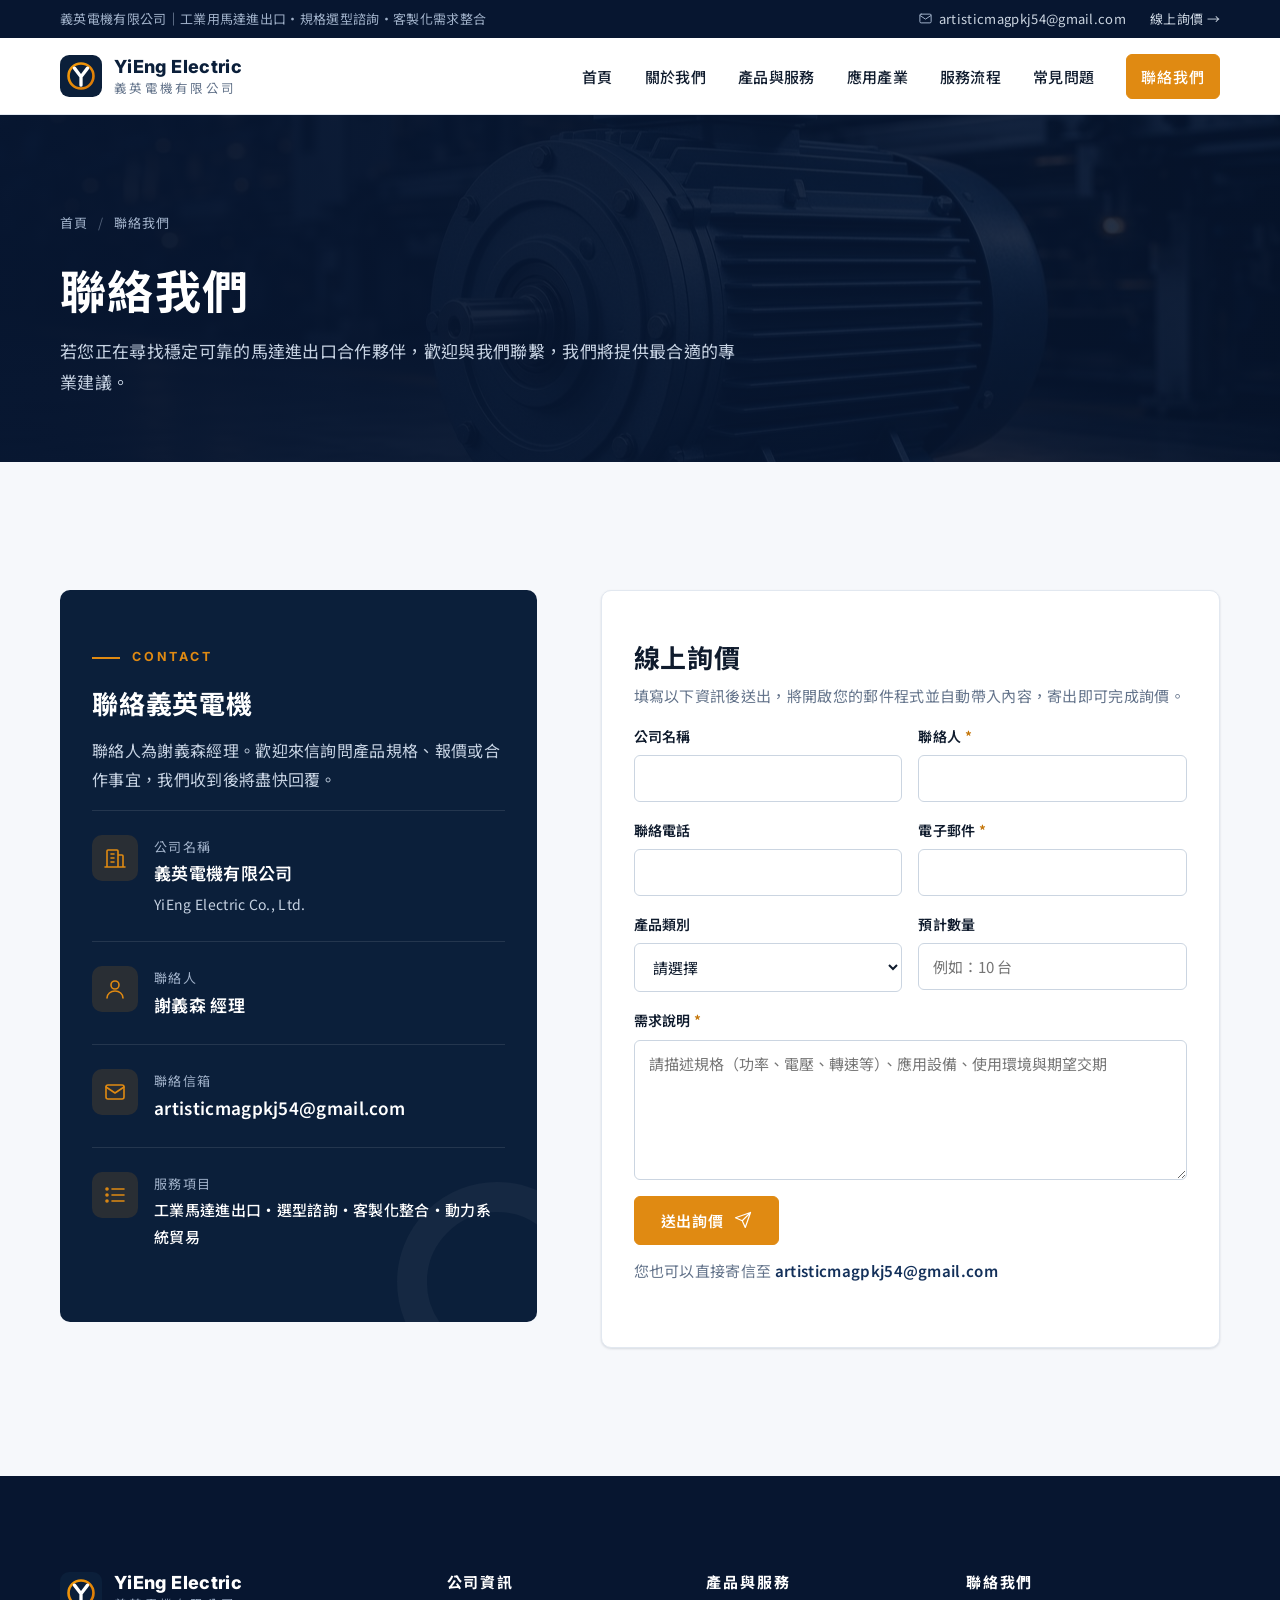
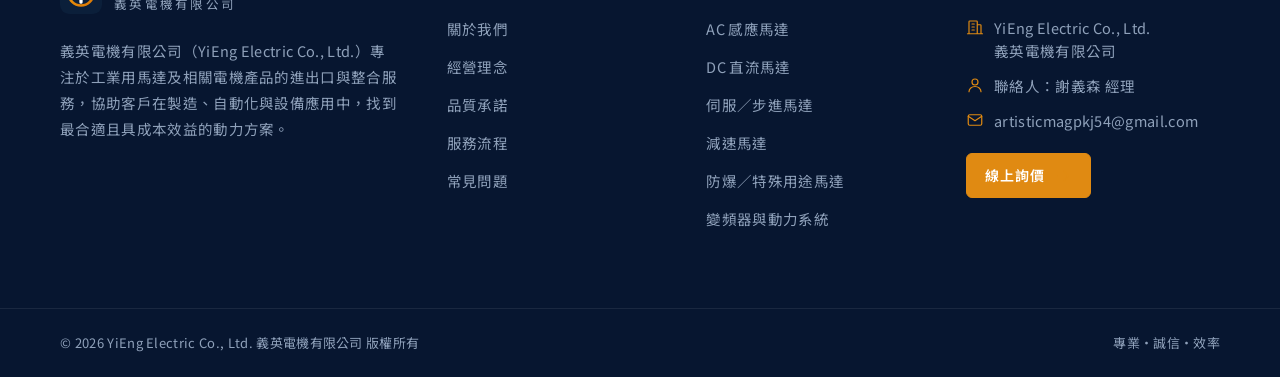
<file: contact.html>
<!DOCTYPE html>
<html lang="zh-Hant-TW">
<head>
<meta charset="UTF-8" />
<meta name="viewport" content="width=device-width, initial-scale=1.0" />
<title>聯絡我們｜聯絡人 謝義森 經理｜義英電機有限公司 YiEng Electric</title>
<meta name="description" content="聯絡義英電機有限公司（YiEng Electric）：聯絡人謝義森 經理，Email artisticmagpkj54@gmail.com。歡迎詢問工業馬達選型、採購報價與進出口需求。" />
<meta name="keywords" content="義英電機, 義英電機有限公司, YiEng Electric, 謝義森, 工業馬達進出口, 工業馬達, 馬達進口, 伺服馬達, 減速馬達, 防爆馬達, 變頻器" />
<meta name="author" content="義英電機有限公司 YiEng Electric Co., Ltd." />
<meta name="robots" content="index, follow, max-image-preview:large" />
<link rel="canonical" href="https://eason1388.github.io/asdfghjkl/contact.html" />
<link rel="alternate" hreflang="zh-Hant-TW" href="https://eason1388.github.io/asdfghjkl/contact.html" />
<meta property="og:type" content="website" />
<meta property="og:site_name" content="義英電機有限公司 YiEng Electric" />
<meta property="og:locale" content="zh_TW" />
<meta property="og:url" content="https://eason1388.github.io/asdfghjkl/contact.html" />
<meta property="og:title" content="聯絡我們｜聯絡人 謝義森 經理｜義英電機有限公司 YiEng Electric" />
<meta property="og:description" content="聯絡義英電機有限公司（YiEng Electric）：聯絡人謝義森 經理，Email artisticmagpkj54@gmail.com。歡迎詢問工業馬達選型、採購報價與進出口需求。" />
<meta property="og:image" content="https://eason1388.github.io/asdfghjkl/images/og-image.jpg" />
<meta property="og:image:width" content="1200" />
<meta property="og:image:height" content="630" />
<meta property="og:image:alt" content="義英電機有限公司 YiEng Electric 工業馬達" />
<meta name="twitter:card" content="summary_large_image" />
<meta name="twitter:title" content="聯絡我們｜聯絡人 謝義森 經理｜義英電機有限公司 YiEng Electric" />
<meta name="twitter:description" content="聯絡義英電機有限公司（YiEng Electric）：聯絡人謝義森 經理，Email artisticmagpkj54@gmail.com。歡迎詢問工業馬達選型、採購報價與進出口需求。" />
<meta name="twitter:image" content="https://eason1388.github.io/asdfghjkl/images/og-image.jpg" />
<meta name="theme-color" content="#0b1f3a" />
<link rel="icon" href="images/favicon.svg" type="image/svg+xml" />
<link rel="icon" href="images/favicon-32.png" sizes="32x32" type="image/png" />
<link rel="apple-touch-icon" href="images/apple-touch-icon.png" sizes="180x180" />
<link rel="sitemap" type="application/xml" href="sitemap.xml" />
<link rel="preload" as="image" href="images/hero.jpg" fetchpriority="high" />
<link rel="preconnect" href="https://fonts.googleapis.com" />
<link rel="preconnect" href="https://fonts.gstatic.com" crossorigin />
<link href="https://fonts.googleapis.com/css2?family=Inter:wght@500;600;700;800&family=Noto+Sans+TC:wght@400;500;600;700&display=swap" rel="stylesheet" />
<link rel="stylesheet" href="css/style.css" />
<script>document.documentElement.className+=' js';</script>
<script type="application/ld+json">{"@context":"https://schema.org","@graph":[{"@type":"Organization","@id":"https://eason1388.github.io/asdfghjkl/#organization","name":"義英電機有限公司","legalName":"義英電機有限公司","alternateName":["YiEng Electric Co., Ltd.","YiEng Electric","義英電機"],"url":"https://eason1388.github.io/asdfghjkl/","logo":{"@type":"ImageObject","url":"https://eason1388.github.io/asdfghjkl/images/logo-512.png","width":512,"height":512},"image":"https://eason1388.github.io/asdfghjkl/images/og-image.jpg","email":"artisticmagpkj54@gmail.com","description":"義英電機有限公司（YiEng Electric Co., Ltd.）專營工業用馬達及電機產品進出口，提供規格選型諮詢、品牌採購與代理協助、客製化需求整合與動力系統產品貿易。","knowsAbout":["工業馬達","馬達進出口","AC 感應馬達","DC 直流馬達","伺服馬達","步進馬達","減速馬達","防爆馬達","變頻器"],"employee":{"@id":"https://eason1388.github.io/asdfghjkl/#xie-yi-sen"},"contactPoint":{"@type":"ContactPoint","contactType":"sales","name":"謝義森","email":"artisticmagpkj54@gmail.com","availableLanguage":["zh-Hant","en"]}},{"@type":"WebSite","@id":"https://eason1388.github.io/asdfghjkl/#website","url":"https://eason1388.github.io/asdfghjkl/","name":"義英電機有限公司 YiEng Electric","alternateName":["義英電機","YiEng Electric"],"inLanguage":"zh-Hant-TW","publisher":{"@id":"https://eason1388.github.io/asdfghjkl/#organization"}},{"@type":"Person","@id":"https://eason1388.github.io/asdfghjkl/#xie-yi-sen","name":"謝義森","jobTitle":"經理","email":"artisticmagpkj54@gmail.com","worksFor":{"@id":"https://eason1388.github.io/asdfghjkl/#organization"},"url":"https://eason1388.github.io/asdfghjkl/about.html#contact-person"},{"@type":"WebPage","@id":"https://eason1388.github.io/asdfghjkl/contact.html#webpage","url":"https://eason1388.github.io/asdfghjkl/contact.html","name":"聯絡我們｜聯絡人 謝義森 經理｜義英電機有限公司 YiEng Electric","description":"聯絡義英電機有限公司（YiEng Electric）：聯絡人謝義森 經理，Email artisticmagpkj54@gmail.com。歡迎詢問工業馬達選型、採購報價與進出口需求。","inLanguage":"zh-Hant-TW","isPartOf":{"@id":"https://eason1388.github.io/asdfghjkl/#website"},"about":{"@id":"https://eason1388.github.io/asdfghjkl/#organization"},"primaryImageOfPage":"https://eason1388.github.io/asdfghjkl/images/og-image.jpg"},{"@type":"BreadcrumbList","@id":"https://eason1388.github.io/asdfghjkl/contact.html#breadcrumb","itemListElement":[{"@type":"ListItem","position":1,"name":"首頁","item":"https://eason1388.github.io/asdfghjkl/"},{"@type":"ListItem","position":2,"name":"聯絡我們","item":"https://eason1388.github.io/asdfghjkl/contact.html"}]}]}</script>
</head>
<body>
<div class="topbar"><div class="container">
  <div class="tb-left">義英電機有限公司｜工業用馬達進出口・規格選型諮詢・客製化需求整合</div>
  <div class="tb-right"><span><svg class="i" viewBox="0 0 24 24" aria-hidden="true"><rect x="3" y="5" width="18" height="14" rx="2"/><path d="M3 7l9 6 9-6"/></svg><a href="mailto:artisticmagpkj54@gmail.com">artisticmagpkj54@gmail.com</a></span><a href="contact.html">線上詢價 →</a></div>
</div></div>
<header class="header"><div class="container">
  <a href="index.html" class="brand" aria-label="義英電機有限公司 YiEng Electric 首頁"><img src="images/logo.svg" alt="義英電機有限公司 YiEng Electric 標誌" width="42" height="42" /><span class="brand-text"><strong>YiEng Electric</strong><small>義英電機有限公司</small></span></a>
  <nav class="nav" aria-label="主選單">
    <a href="index.html">首頁</a><a href="about.html">關於我們</a><a href="products.html">產品與服務</a><a href="industries.html">應用產業</a><a href="process.html">服務流程</a><a href="faq.html">常見問題</a>
    <a href="contact.html" class="btn btn-sm">聯絡我們</a>
  </nav>
  <button class="nav-toggle" aria-label="開啟選單" aria-expanded="false"><span></span><span></span><span></span></button>
</div></header>
<main>
<section class="page-hero"><div class="bg" style="background-image:url('images/hero.jpg')"></div><div class="container">
<nav class="crumbs reveal" aria-label="麵包屑"><a href="index.html">首頁</a><span class="sep">/</span><span aria-current="page">聯絡我們</span></nav>
<h1 class="reveal d1">聯絡我們</h1><p class="reveal d2">若您正在尋找穩定可靠的馬達進出口合作夥伴，歡迎與我們聯繫，我們將提供最合適的專業建議。</p></div></section>
<section class="section bg-light"><div class="container contact-grid">
<div class="ccard reveal"><p class="eyebrow">Contact</p><h2>聯絡義英電機</h2><p>聯絡人為謝義森經理。歡迎來信詢問產品規格、報價或合作事宜，我們收到後將盡快回覆。</p>
<div class="citem"><div class="ci"><svg class="i" viewBox="0 0 24 24" aria-hidden="true"><path d="M4 21V5a1 1 0 0 1 1-1h9a1 1 0 0 1 1 1v16M15 9h4a1 1 0 0 1 1 1v11M2 21h20M8 8h3M8 12h3M8 16h3"/></svg></div><div><small>公司名稱</small><strong>義英電機有限公司</strong><span style="font-size:14px">YiEng Electric Co., Ltd.</span></div></div>
<div class="citem"><div class="ci"><svg class="i" viewBox="0 0 24 24" aria-hidden="true"><circle cx="12" cy="8" r="4"/><path d="M4 21c0-4 3.6-7 8-7s8 3 8 7"/></svg></div><div><small>聯絡人</small><strong>謝義森 經理</strong></div></div>
<div class="citem"><div class="ci"><svg class="i" viewBox="0 0 24 24" aria-hidden="true"><rect x="3" y="5" width="18" height="14" rx="2"/><path d="M3 7l9 6 9-6"/></svg></div><div><small>聯絡信箱</small><strong><a href="mailto:artisticmagpkj54@gmail.com">artisticmagpkj54@gmail.com</a></strong></div></div>
<div class="citem"><div class="ci"><svg class="i" viewBox="0 0 24 24" aria-hidden="true"><path d="M9 6h12M9 12h12M9 18h12"/><circle cx="4" cy="6" r="1"/><circle cx="4" cy="12" r="1"/><circle cx="4" cy="18" r="1"/></svg></div><div><small>服務項目</small><strong style="font-size:15px;font-weight:500">工業馬達進出口・選型諮詢・客製化整合・動力系統貿易</strong></div></div>
</div>
<form class="form reveal d1" id="inquiry"><h2>線上詢價</h2><p>填寫以下資訊後送出，將開啟您的郵件程式並自動帶入內容，寄出即可完成詢價。</p>
<div class="frow"><div class="field"><label for="company">公司名稱</label><input id="company" name="company" autocomplete="organization" /></div>
<div class="field"><label for="name">聯絡人 <em>*</em></label><input id="name" name="name" required autocomplete="name" /></div></div>
<div class="frow"><div class="field"><label for="phone">聯絡電話</label><input id="phone" name="phone" type="tel" autocomplete="tel" /></div>
<div class="field"><label for="email">電子郵件 <em>*</em></label><input id="email" name="email" type="email" required autocomplete="email" /></div></div>
<div class="frow"><div class="field"><label for="category">產品類別</label><select id="category" name="category"><option value="">請選擇</option><option>AC 感應馬達</option><option>DC 直流馬達</option><option>伺服馬達／步進馬達</option><option>減速馬達</option><option>防爆／特殊用途馬達</option><option>變頻器與動力系統產品</option><option>其他／不確定</option></select></div>
<div class="field"><label for="qty">預計數量</label><input id="qty" name="qty" placeholder="例如：10 台" /></div></div>
<div class="field"><label for="message">需求說明 <em>*</em></label><textarea id="message" name="message" required placeholder="請描述規格（功率、電壓、轉速等）、應用設備、使用環境與期望交期"></textarea></div>
<button type="submit" class="btn">送出詢價 <svg class="i" viewBox="0 0 24 24" aria-hidden="true"><path d="M22 2L11 13M22 2l-7 20-4-9-9-4z"/></svg></button>
<p class="form-note">您也可以直接寄信至 <a href="mailto:artisticmagpkj54@gmail.com" style="color:var(--navy-700);font-weight:600">artisticmagpkj54@gmail.com</a></p>
</form></div></section>
</main>
<footer class="footer">
  <div class="container f-top">
    <div>
      <a href="index.html" class="brand"><img src="images/logo.svg" alt="義英電機有限公司 標誌" width="42" height="42" loading="lazy" /><span class="brand-text"><strong>YiEng Electric</strong><small>義英電機有限公司</small></span></a>
      <p class="f-about">義英電機有限公司（YiEng Electric Co., Ltd.）專注於工業用馬達及相關電機產品的進出口與整合服務，協助客戶在製造、自動化與設備應用中，找到最合適且具成本效益的動力方案。</p>
    </div>
    <div><h4>公司資訊</h4><ul>
      <li><a href="about.html">關於我們</a></li><li><a href="about.html#philosophy">經營理念</a></li><li><a href="about.html#quality">品質承諾</a></li><li><a href="process.html">服務流程</a></li><li><a href="faq.html">常見問題</a></li></ul></div>
    <div><h4>產品與服務</h4><ul>
      <li><a href="products.html#ac">AC 感應馬達</a></li><li><a href="products.html#dc">DC 直流馬達</a></li><li><a href="products.html#servo">伺服／步進馬達</a></li><li><a href="products.html#gear">減速馬達</a></li><li><a href="products.html#special">防爆／特殊用途馬達</a></li><li><a href="products.html#drive">變頻器與動力系統</a></li></ul></div>
    <div class="f-contact"><h4>聯絡我們</h4><ul>
      <li><svg class="i" viewBox="0 0 24 24" aria-hidden="true"><path d="M4 21V5a1 1 0 0 1 1-1h9a1 1 0 0 1 1 1v16M15 9h4a1 1 0 0 1 1 1v11M2 21h20M8 8h3M8 12h3M8 16h3"/></svg><span>YiEng Electric Co., Ltd.<br/>義英電機有限公司</span></li>
      <li><svg class="i" viewBox="0 0 24 24" aria-hidden="true"><circle cx="12" cy="8" r="4"/><path d="M4 21c0-4 3.6-7 8-7s8 3 8 7"/></svg><span>聯絡人：謝義森 經理</span></li>
      <li><svg class="i" viewBox="0 0 24 24" aria-hidden="true"><rect x="3" y="5" width="18" height="14" rx="2"/><path d="M3 7l9 6 9-6"/></svg><a href="mailto:artisticmagpkj54@gmail.com">artisticmagpkj54@gmail.com</a></li></ul>
      <a href="contact.html" class="btn btn-sm" style="margin-top:8px">線上詢價 <svg class="i" viewBox="0 0 24 24" aria-hidden="true"><path d="M5 12h14M13 6l6 6-6 6"/></svg></a></div>
  </div>
  <div class="f-bottom"><div class="container"><span>© <span id="year">2026</span> YiEng Electric Co., Ltd. 義英電機有限公司 版權所有</span><span>專業・誠信・效率</span></div></div>
</footer>
<a href="#" class="to-top" aria-label="回到頂端"><svg class="i" viewBox="0 0 24 24" aria-hidden="true"><path d="M12 19V5M6 11l6-6 6 6"/></svg></a>
<script src="js/main.js"></script>
</body>
</html>
</file>
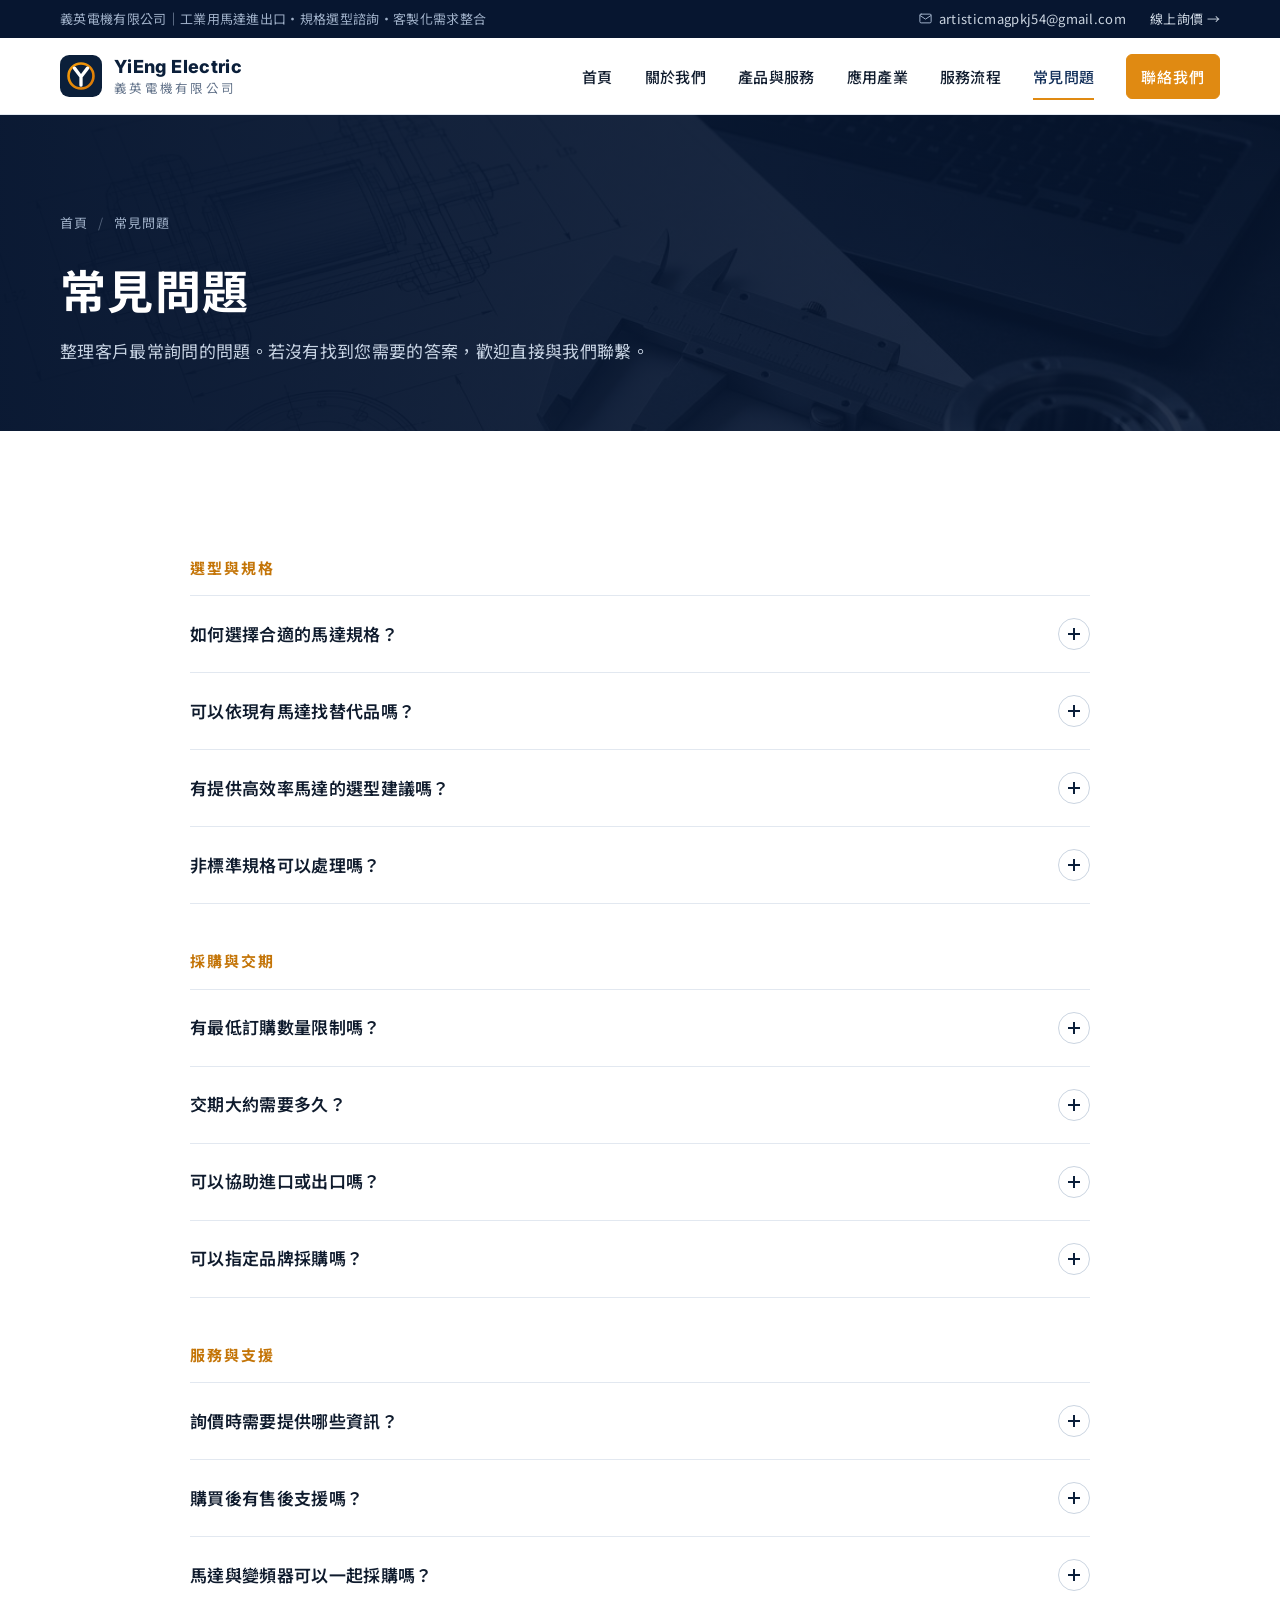
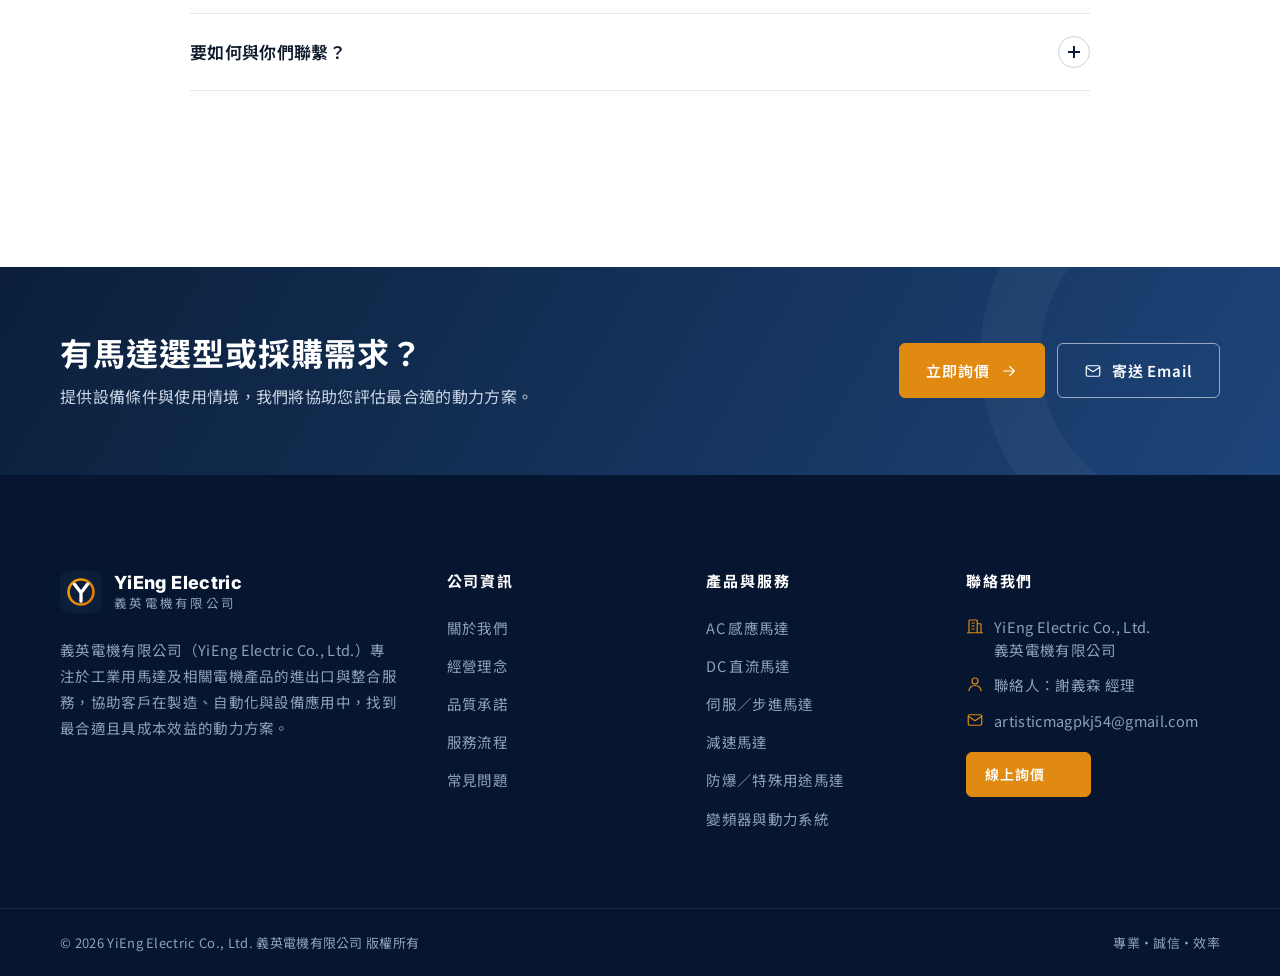
<file: faq.html>
<!DOCTYPE html>
<html lang="zh-Hant-TW">
<head>
<meta charset="UTF-8" />
<meta name="viewport" content="width=device-width, initial-scale=1.0" />
<title>常見問題 FAQ｜馬達選型・採購交期・進出口｜義英電機 YiEng Electric</title>
<meta name="description" content="義英電機有限公司整理工業馬達選型、替代品比對、採購交期、進出口與售後服務的常見問題，聯絡人謝義森。" />
<meta name="keywords" content="義英電機, 義英電機有限公司, YiEng Electric, 謝義森, 工業馬達進出口, 工業馬達, 馬達進口, 伺服馬達, 減速馬達, 防爆馬達, 變頻器" />
<meta name="author" content="義英電機有限公司 YiEng Electric Co., Ltd." />
<meta name="robots" content="index, follow, max-image-preview:large" />
<link rel="canonical" href="https://eason1388.github.io/asdfghjkl/faq.html" />
<link rel="alternate" hreflang="zh-Hant-TW" href="https://eason1388.github.io/asdfghjkl/faq.html" />
<meta property="og:type" content="website" />
<meta property="og:site_name" content="義英電機有限公司 YiEng Electric" />
<meta property="og:locale" content="zh_TW" />
<meta property="og:url" content="https://eason1388.github.io/asdfghjkl/faq.html" />
<meta property="og:title" content="常見問題 FAQ｜馬達選型・採購交期・進出口｜義英電機 YiEng Electric" />
<meta property="og:description" content="義英電機有限公司整理工業馬達選型、替代品比對、採購交期、進出口與售後服務的常見問題，聯絡人謝義森。" />
<meta property="og:image" content="https://eason1388.github.io/asdfghjkl/images/og-image.jpg" />
<meta property="og:image:width" content="1200" />
<meta property="og:image:height" content="630" />
<meta property="og:image:alt" content="義英電機有限公司 YiEng Electric 工業馬達" />
<meta name="twitter:card" content="summary_large_image" />
<meta name="twitter:title" content="常見問題 FAQ｜馬達選型・採購交期・進出口｜義英電機 YiEng Electric" />
<meta name="twitter:description" content="義英電機有限公司整理工業馬達選型、替代品比對、採購交期、進出口與售後服務的常見問題，聯絡人謝義森。" />
<meta name="twitter:image" content="https://eason1388.github.io/asdfghjkl/images/og-image.jpg" />
<meta name="theme-color" content="#0b1f3a" />
<link rel="icon" href="images/favicon.svg" type="image/svg+xml" />
<link rel="icon" href="images/favicon-32.png" sizes="32x32" type="image/png" />
<link rel="apple-touch-icon" href="images/apple-touch-icon.png" sizes="180x180" />
<link rel="sitemap" type="application/xml" href="sitemap.xml" />
<link rel="preload" as="image" href="images/consulting.jpg" fetchpriority="high" />
<link rel="preconnect" href="https://fonts.googleapis.com" />
<link rel="preconnect" href="https://fonts.gstatic.com" crossorigin />
<link href="https://fonts.googleapis.com/css2?family=Inter:wght@500;600;700;800&family=Noto+Sans+TC:wght@400;500;600;700&display=swap" rel="stylesheet" />
<link rel="stylesheet" href="css/style.css" />
<script>document.documentElement.className+=' js';</script>
<script type="application/ld+json">{"@context":"https://schema.org","@graph":[{"@type":"Organization","@id":"https://eason1388.github.io/asdfghjkl/#organization","name":"義英電機有限公司","legalName":"義英電機有限公司","alternateName":["YiEng Electric Co., Ltd.","YiEng Electric","義英電機"],"url":"https://eason1388.github.io/asdfghjkl/","logo":{"@type":"ImageObject","url":"https://eason1388.github.io/asdfghjkl/images/logo-512.png","width":512,"height":512},"image":"https://eason1388.github.io/asdfghjkl/images/og-image.jpg","email":"artisticmagpkj54@gmail.com","description":"義英電機有限公司（YiEng Electric Co., Ltd.）專營工業用馬達及電機產品進出口，提供規格選型諮詢、品牌採購與代理協助、客製化需求整合與動力系統產品貿易。","knowsAbout":["工業馬達","馬達進出口","AC 感應馬達","DC 直流馬達","伺服馬達","步進馬達","減速馬達","防爆馬達","變頻器"],"employee":{"@id":"https://eason1388.github.io/asdfghjkl/#xie-yi-sen"},"contactPoint":{"@type":"ContactPoint","contactType":"sales","name":"謝義森","email":"artisticmagpkj54@gmail.com","availableLanguage":["zh-Hant","en"]}},{"@type":"WebSite","@id":"https://eason1388.github.io/asdfghjkl/#website","url":"https://eason1388.github.io/asdfghjkl/","name":"義英電機有限公司 YiEng Electric","alternateName":["義英電機","YiEng Electric"],"inLanguage":"zh-Hant-TW","publisher":{"@id":"https://eason1388.github.io/asdfghjkl/#organization"}},{"@type":"Person","@id":"https://eason1388.github.io/asdfghjkl/#xie-yi-sen","name":"謝義森","jobTitle":"經理","email":"artisticmagpkj54@gmail.com","worksFor":{"@id":"https://eason1388.github.io/asdfghjkl/#organization"},"url":"https://eason1388.github.io/asdfghjkl/about.html#contact-person"},{"@type":"WebPage","@id":"https://eason1388.github.io/asdfghjkl/faq.html#webpage","url":"https://eason1388.github.io/asdfghjkl/faq.html","name":"常見問題 FAQ｜馬達選型・採購交期・進出口｜義英電機 YiEng Electric","description":"義英電機有限公司整理工業馬達選型、替代品比對、採購交期、進出口與售後服務的常見問題，聯絡人謝義森。","inLanguage":"zh-Hant-TW","isPartOf":{"@id":"https://eason1388.github.io/asdfghjkl/#website"},"about":{"@id":"https://eason1388.github.io/asdfghjkl/#organization"},"primaryImageOfPage":"https://eason1388.github.io/asdfghjkl/images/og-image.jpg"},{"@type":"BreadcrumbList","@id":"https://eason1388.github.io/asdfghjkl/faq.html#breadcrumb","itemListElement":[{"@type":"ListItem","position":1,"name":"首頁","item":"https://eason1388.github.io/asdfghjkl/"},{"@type":"ListItem","position":2,"name":"常見問題","item":"https://eason1388.github.io/asdfghjkl/faq.html"}]},{"@type":"FAQPage","@id":"https://eason1388.github.io/asdfghjkl/faq.html#faq","mainEntity":[{"@type":"Question","name":"如何選擇合適的馬達規格？","acceptedAnswer":{"@type":"Answer","text":"選型時通常需確認負載型態（定轉矩或變轉矩）、所需功率與轉速、電源電壓與頻率、安裝方式與尺寸，以及運轉環境（溫度、濕度、粉塵等）。若您不確定這些資訊，只要提供設備用途與現有馬達的銘牌照片，我們即可協助評估。"}},{"@type":"Question","name":"可以依現有馬達找替代品嗎？","acceptedAnswer":{"@type":"Answer","text":"可以。請提供現有馬達的銘牌資訊（功率、電壓、轉速、極數、機座號等）與外觀、安裝尺寸照片，我們將協助比對規格，評估合適的替代或升級方案。"}},{"@type":"Question","name":"有提供高效率馬達的選型建議嗎？","acceptedAnswer":{"@type":"Answer","text":"有。我們可依您的運轉時數與負載狀況，評估是否適合採用高效率等級馬達或搭配變頻器運轉，協助您在初期投入與長期使用成本之間取得平衡。"}},{"@type":"Question","name":"非標準規格可以處理嗎？","acceptedAnswer":{"@type":"Answer","text":"可以。對於特殊電壓、軸端尺寸、安裝型式或特殊環境需求，我們會先確認技術條件，再進行客製化需求的整合與對接。"}},{"@type":"Question","name":"有最低訂購數量限制嗎？","acceptedAnswer":{"@type":"Answer","text":"依產品類別與供應來源而有所不同。單台汰換或小量需求亦歡迎詢問，我們會依實際情況提供可行的方案。"}},{"@type":"Question","name":"交期大約需要多久？","acceptedAnswer":{"@type":"Answer","text":"交期依產品規格、數量與供應來源而定，標準品與客製品差異較大。我們會在報價時一併說明預估交期，並在採購過程中持續追蹤進度。"}},{"@type":"Question","name":"可以協助進口或出口嗎？","acceptedAnswer":{"@type":"Answer","text":"可以。工業用馬達及電機產品的進出口是我們的主要業務，可協助處理採購對接、進出口安排與相關文件作業。"}},{"@type":"Question","name":"可以指定品牌採購嗎？","acceptedAnswer":{"@type":"Answer","text":"可以。若您已有指定品牌或型號，我們可協助洽詢採購；若無指定，也可依需求提供不同方案供您比較。"}},{"@type":"Question","name":"詢價時需要提供哪些資訊？","acceptedAnswer":{"@type":"Answer","text":"建議提供：產品類別、功率／轉速／電壓等規格、數量、使用設備與環境、期望交期。資訊越完整，報價與建議越精準。也可以直接到「聯絡我們」頁面填寫詢價表單。"}},{"@type":"Question","name":"購買後有售後支援嗎？","acceptedAnswer":{"@type":"Answer","text":"有。交貨後若有安裝、使用上的疑問，或後續需要補貨、替換，都可以與我們聯繫，我們會協助處理並提供建議。"}},{"@type":"Question","name":"馬達與變頻器可以一起採購嗎？","acceptedAnswer":{"@type":"Answer","text":"可以。我們亦提供變頻器、驅動器與傳動配件等動力系統產品，可協助確認馬達與驅動器之間的搭配，一次整合採購。"}},{"@type":"Question","name":"要如何與你們聯繫？","acceptedAnswer":{"@type":"Answer","text":"請寄信至 artisticmagpkj54@gmail.com，或使用網站上的詢價表單，聯絡人為謝義森。我們收到後將盡快回覆。"}}]}]}</script>
</head>
<body>
<div class="topbar"><div class="container">
  <div class="tb-left">義英電機有限公司｜工業用馬達進出口・規格選型諮詢・客製化需求整合</div>
  <div class="tb-right"><span><svg class="i" viewBox="0 0 24 24" aria-hidden="true"><rect x="3" y="5" width="18" height="14" rx="2"/><path d="M3 7l9 6 9-6"/></svg><a href="mailto:artisticmagpkj54@gmail.com">artisticmagpkj54@gmail.com</a></span><a href="contact.html">線上詢價 →</a></div>
</div></div>
<header class="header"><div class="container">
  <a href="index.html" class="brand" aria-label="義英電機有限公司 YiEng Electric 首頁"><img src="images/logo.svg" alt="義英電機有限公司 YiEng Electric 標誌" width="42" height="42" /><span class="brand-text"><strong>YiEng Electric</strong><small>義英電機有限公司</small></span></a>
  <nav class="nav" aria-label="主選單">
    <a href="index.html">首頁</a><a href="about.html">關於我們</a><a href="products.html">產品與服務</a><a href="industries.html">應用產業</a><a href="process.html">服務流程</a><a href="faq.html" class="active" aria-current="page">常見問題</a>
    <a href="contact.html" class="btn btn-sm">聯絡我們</a>
  </nav>
  <button class="nav-toggle" aria-label="開啟選單" aria-expanded="false"><span></span><span></span><span></span></button>
</div></header>
<main>
<section class="page-hero"><div class="bg" style="background-image:url('images/consulting.jpg')"></div><div class="container">
<nav class="crumbs reveal" aria-label="麵包屑"><a href="index.html">首頁</a><span class="sep">/</span><span aria-current="page">常見問題</span></nav>
<h1 class="reveal d1">常見問題</h1><p class="reveal d2">整理客戶最常詢問的問題。若沒有找到您需要的答案，歡迎直接與我們聯繫。</p></div></section>
<section class="section"><div class="container"><div class="faq">
<div class="faq-group reveal"><h3>選型與規格</h3><details class="qa"><summary>如何選擇合適的馬達規格？<span class="pm"></span></summary><div class="ans"><p>選型時通常需確認負載型態（定轉矩或變轉矩）、所需功率與轉速、電源電壓與頻率、安裝方式與尺寸，以及運轉環境（溫度、濕度、粉塵等）。若您不確定這些資訊，只要提供設備用途與現有馬達的銘牌照片，我們即可協助評估。</p></div></details><details class="qa"><summary>可以依現有馬達找替代品嗎？<span class="pm"></span></summary><div class="ans"><p>可以。請提供現有馬達的銘牌資訊（功率、電壓、轉速、極數、機座號等）與外觀、安裝尺寸照片，我們將協助比對規格，評估合適的替代或升級方案。</p></div></details><details class="qa"><summary>有提供高效率馬達的選型建議嗎？<span class="pm"></span></summary><div class="ans"><p>有。我們可依您的運轉時數與負載狀況，評估是否適合採用高效率等級馬達或搭配變頻器運轉，協助您在初期投入與長期使用成本之間取得平衡。</p></div></details><details class="qa"><summary>非標準規格可以處理嗎？<span class="pm"></span></summary><div class="ans"><p>可以。對於特殊電壓、軸端尺寸、安裝型式或特殊環境需求，我們會先確認技術條件，再進行客製化需求的整合與對接。</p></div></details></div>
<div class="faq-group reveal"><h3>採購與交期</h3><details class="qa"><summary>有最低訂購數量限制嗎？<span class="pm"></span></summary><div class="ans"><p>依產品類別與供應來源而有所不同。單台汰換或小量需求亦歡迎詢問，我們會依實際情況提供可行的方案。</p></div></details><details class="qa"><summary>交期大約需要多久？<span class="pm"></span></summary><div class="ans"><p>交期依產品規格、數量與供應來源而定，標準品與客製品差異較大。我們會在報價時一併說明預估交期，並在採購過程中持續追蹤進度。</p></div></details><details class="qa"><summary>可以協助進口或出口嗎？<span class="pm"></span></summary><div class="ans"><p>可以。工業用馬達及電機產品的進出口是我們的主要業務，可協助處理採購對接、進出口安排與相關文件作業。</p></div></details><details class="qa"><summary>可以指定品牌採購嗎？<span class="pm"></span></summary><div class="ans"><p>可以。若您已有指定品牌或型號，我們可協助洽詢採購；若無指定，也可依需求提供不同方案供您比較。</p></div></details></div>
<div class="faq-group reveal"><h3>服務與支援</h3><details class="qa"><summary>詢價時需要提供哪些資訊？<span class="pm"></span></summary><div class="ans"><p>建議提供：產品類別、功率／轉速／電壓等規格、數量、使用設備與環境、期望交期。資訊越完整，報價與建議越精準。也可以直接到「聯絡我們」頁面填寫詢價表單。</p></div></details><details class="qa"><summary>購買後有售後支援嗎？<span class="pm"></span></summary><div class="ans"><p>有。交貨後若有安裝、使用上的疑問，或後續需要補貨、替換，都可以與我們聯繫，我們會協助處理並提供建議。</p></div></details><details class="qa"><summary>馬達與變頻器可以一起採購嗎？<span class="pm"></span></summary><div class="ans"><p>可以。我們亦提供變頻器、驅動器與傳動配件等動力系統產品，可協助確認馬達與驅動器之間的搭配，一次整合採購。</p></div></details><details class="qa"><summary>要如何與你們聯繫？<span class="pm"></span></summary><div class="ans"><p>請寄信至 artisticmagpkj54@gmail.com，或使用網站上的詢價表單，聯絡人為謝義森。我們收到後將盡快回覆。</p></div></details></div>
</div></div></section>
<section class="cta"><div class="container">
<div class="reveal"><h2>有馬達選型或採購需求？</h2><p>提供設備條件與使用情境，我們將協助您評估最合適的動力方案。</p></div>
<div class="actions reveal d1"><a href="contact.html" class="btn">立即詢價 <svg class="i" viewBox="0 0 24 24" aria-hidden="true"><path d="M5 12h14M13 6l6 6-6 6"/></svg></a><a href="mailto:artisticmagpkj54@gmail.com" class="btn btn-outline"><svg class="i" viewBox="0 0 24 24" aria-hidden="true"><rect x="3" y="5" width="18" height="14" rx="2"/><path d="M3 7l9 6 9-6"/></svg> 寄送 Email</a></div>
</div></section>
</main>
<footer class="footer">
  <div class="container f-top">
    <div>
      <a href="index.html" class="brand"><img src="images/logo.svg" alt="義英電機有限公司 標誌" width="42" height="42" loading="lazy" /><span class="brand-text"><strong>YiEng Electric</strong><small>義英電機有限公司</small></span></a>
      <p class="f-about">義英電機有限公司（YiEng Electric Co., Ltd.）專注於工業用馬達及相關電機產品的進出口與整合服務，協助客戶在製造、自動化與設備應用中，找到最合適且具成本效益的動力方案。</p>
    </div>
    <div><h4>公司資訊</h4><ul>
      <li><a href="about.html">關於我們</a></li><li><a href="about.html#philosophy">經營理念</a></li><li><a href="about.html#quality">品質承諾</a></li><li><a href="process.html">服務流程</a></li><li><a href="faq.html">常見問題</a></li></ul></div>
    <div><h4>產品與服務</h4><ul>
      <li><a href="products.html#ac">AC 感應馬達</a></li><li><a href="products.html#dc">DC 直流馬達</a></li><li><a href="products.html#servo">伺服／步進馬達</a></li><li><a href="products.html#gear">減速馬達</a></li><li><a href="products.html#special">防爆／特殊用途馬達</a></li><li><a href="products.html#drive">變頻器與動力系統</a></li></ul></div>
    <div class="f-contact"><h4>聯絡我們</h4><ul>
      <li><svg class="i" viewBox="0 0 24 24" aria-hidden="true"><path d="M4 21V5a1 1 0 0 1 1-1h9a1 1 0 0 1 1 1v16M15 9h4a1 1 0 0 1 1 1v11M2 21h20M8 8h3M8 12h3M8 16h3"/></svg><span>YiEng Electric Co., Ltd.<br/>義英電機有限公司</span></li>
      <li><svg class="i" viewBox="0 0 24 24" aria-hidden="true"><circle cx="12" cy="8" r="4"/><path d="M4 21c0-4 3.6-7 8-7s8 3 8 7"/></svg><span>聯絡人：謝義森 經理</span></li>
      <li><svg class="i" viewBox="0 0 24 24" aria-hidden="true"><rect x="3" y="5" width="18" height="14" rx="2"/><path d="M3 7l9 6 9-6"/></svg><a href="mailto:artisticmagpkj54@gmail.com">artisticmagpkj54@gmail.com</a></li></ul>
      <a href="contact.html" class="btn btn-sm" style="margin-top:8px">線上詢價 <svg class="i" viewBox="0 0 24 24" aria-hidden="true"><path d="M5 12h14M13 6l6 6-6 6"/></svg></a></div>
  </div>
  <div class="f-bottom"><div class="container"><span>© <span id="year">2026</span> YiEng Electric Co., Ltd. 義英電機有限公司 版權所有</span><span>專業・誠信・效率</span></div></div>
</footer>
<a href="#" class="to-top" aria-label="回到頂端"><svg class="i" viewBox="0 0 24 24" aria-hidden="true"><path d="M12 19V5M6 11l6-6 6 6"/></svg></a>
<script src="js/main.js"></script>
</body>
</html>
</file>
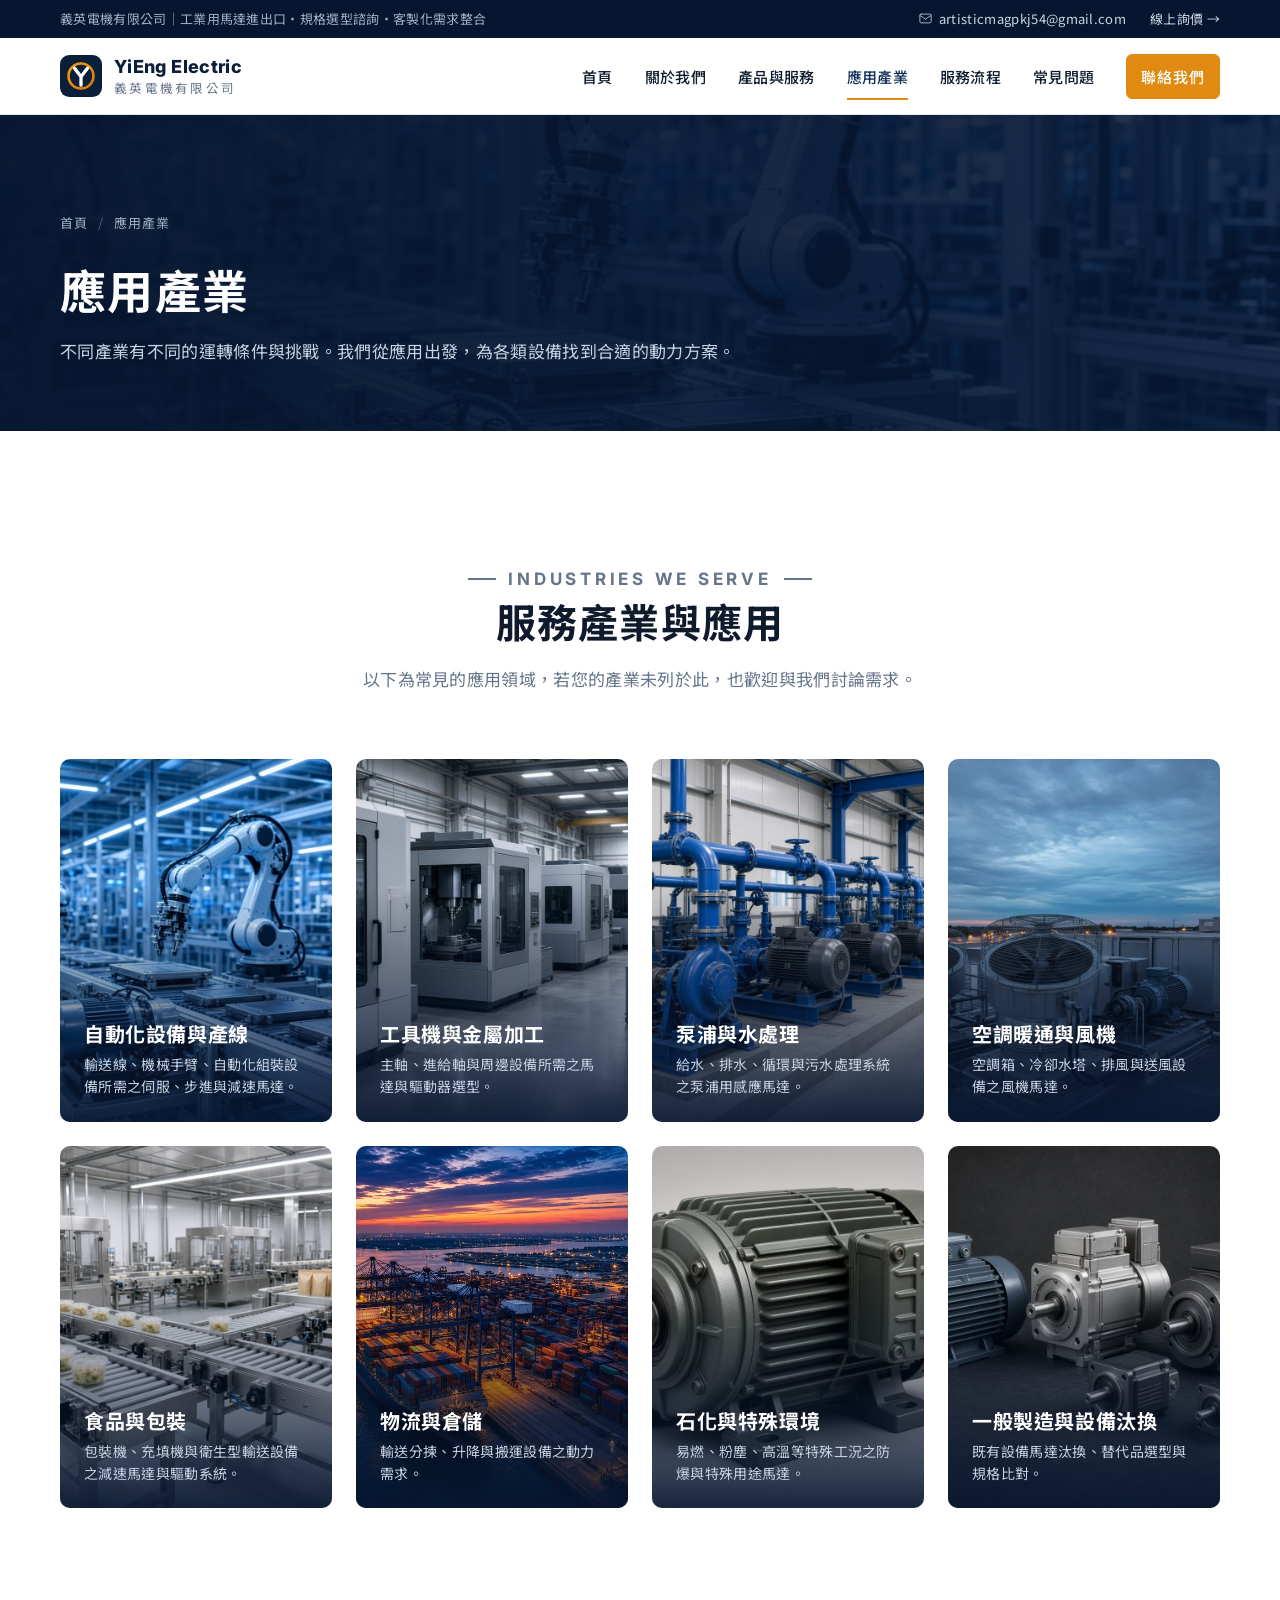
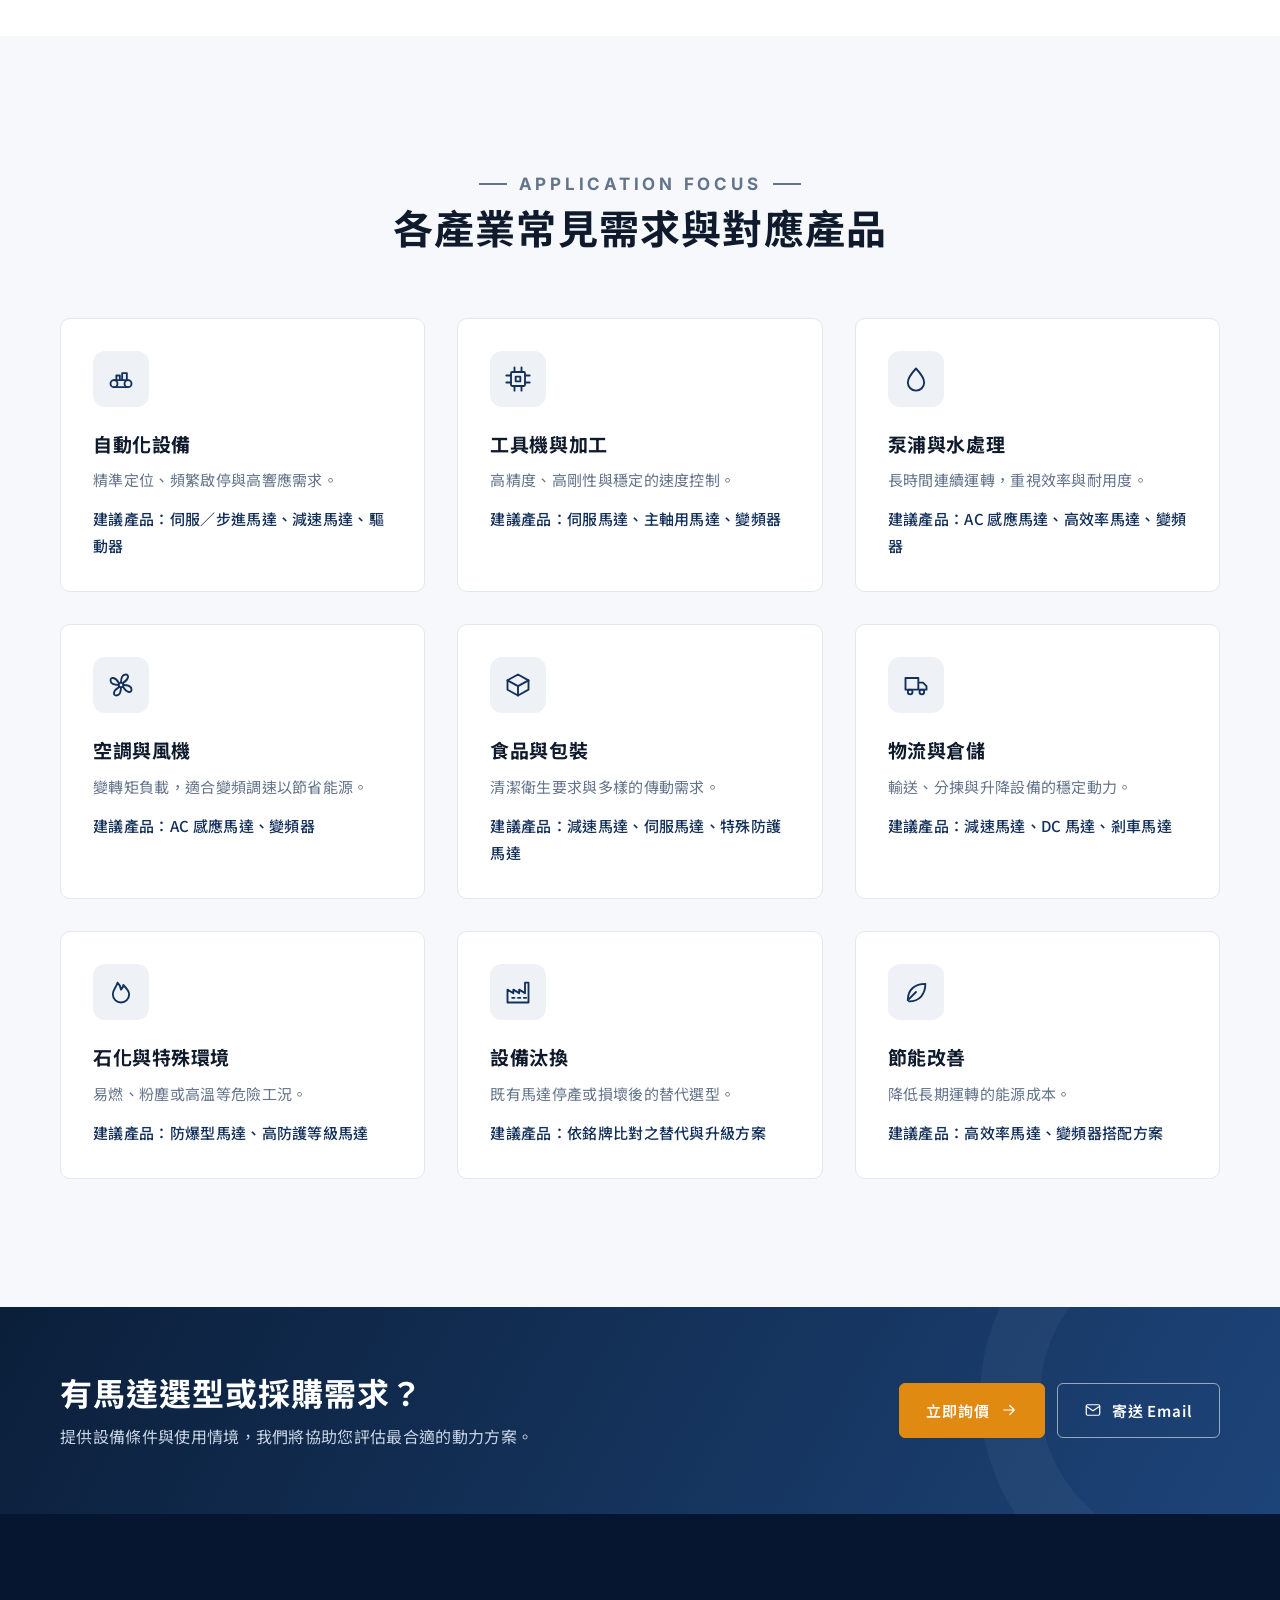
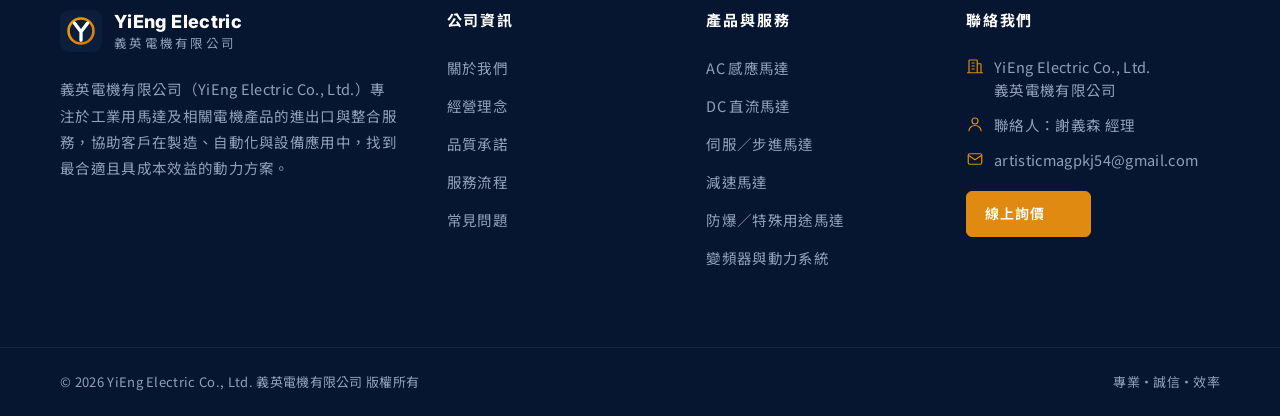
<file: industries.html>
<!DOCTYPE html>
<html lang="zh-Hant-TW">
<head>
<meta charset="UTF-8" />
<meta name="viewport" content="width=device-width, initial-scale=1.0" />
<title>應用產業｜自動化・工具機・泵浦・空調風機馬達｜義英電機 YiEng Electric</title>
<meta name="description" content="義英電機的馬達與動力系統產品應用於自動化、工具機、泵浦水處理、空調風機、食品包裝、物流倉儲、石化及一般製造等產業。" />
<meta name="keywords" content="義英電機, 義英電機有限公司, YiEng Electric, 謝義森, 工業馬達進出口, 工業馬達, 馬達進口, 伺服馬達, 減速馬達, 防爆馬達, 變頻器" />
<meta name="author" content="義英電機有限公司 YiEng Electric Co., Ltd." />
<meta name="robots" content="index, follow, max-image-preview:large" />
<link rel="canonical" href="https://eason1388.github.io/asdfghjkl/industries.html" />
<link rel="alternate" hreflang="zh-Hant-TW" href="https://eason1388.github.io/asdfghjkl/industries.html" />
<meta property="og:type" content="website" />
<meta property="og:site_name" content="義英電機有限公司 YiEng Electric" />
<meta property="og:locale" content="zh_TW" />
<meta property="og:url" content="https://eason1388.github.io/asdfghjkl/industries.html" />
<meta property="og:title" content="應用產業｜自動化・工具機・泵浦・空調風機馬達｜義英電機 YiEng Electric" />
<meta property="og:description" content="義英電機的馬達與動力系統產品應用於自動化、工具機、泵浦水處理、空調風機、食品包裝、物流倉儲、石化及一般製造等產業。" />
<meta property="og:image" content="https://eason1388.github.io/asdfghjkl/images/og-image.jpg" />
<meta property="og:image:width" content="1200" />
<meta property="og:image:height" content="630" />
<meta property="og:image:alt" content="義英電機有限公司 YiEng Electric 工業馬達" />
<meta name="twitter:card" content="summary_large_image" />
<meta name="twitter:title" content="應用產業｜自動化・工具機・泵浦・空調風機馬達｜義英電機 YiEng Electric" />
<meta name="twitter:description" content="義英電機的馬達與動力系統產品應用於自動化、工具機、泵浦水處理、空調風機、食品包裝、物流倉儲、石化及一般製造等產業。" />
<meta name="twitter:image" content="https://eason1388.github.io/asdfghjkl/images/og-image.jpg" />
<meta name="theme-color" content="#0b1f3a" />
<link rel="icon" href="images/favicon.svg" type="image/svg+xml" />
<link rel="icon" href="images/favicon-32.png" sizes="32x32" type="image/png" />
<link rel="apple-touch-icon" href="images/apple-touch-icon.png" sizes="180x180" />
<link rel="sitemap" type="application/xml" href="sitemap.xml" />
<link rel="preload" as="image" href="images/automation.jpg" fetchpriority="high" />
<link rel="preconnect" href="https://fonts.googleapis.com" />
<link rel="preconnect" href="https://fonts.gstatic.com" crossorigin />
<link href="https://fonts.googleapis.com/css2?family=Inter:wght@500;600;700;800&family=Noto+Sans+TC:wght@400;500;600;700&display=swap" rel="stylesheet" />
<link rel="stylesheet" href="css/style.css" />
<script>document.documentElement.className+=' js';</script>
<script type="application/ld+json">{"@context":"https://schema.org","@graph":[{"@type":"Organization","@id":"https://eason1388.github.io/asdfghjkl/#organization","name":"義英電機有限公司","legalName":"義英電機有限公司","alternateName":["YiEng Electric Co., Ltd.","YiEng Electric","義英電機"],"url":"https://eason1388.github.io/asdfghjkl/","logo":{"@type":"ImageObject","url":"https://eason1388.github.io/asdfghjkl/images/logo-512.png","width":512,"height":512},"image":"https://eason1388.github.io/asdfghjkl/images/og-image.jpg","email":"artisticmagpkj54@gmail.com","description":"義英電機有限公司（YiEng Electric Co., Ltd.）專營工業用馬達及電機產品進出口，提供規格選型諮詢、品牌採購與代理協助、客製化需求整合與動力系統產品貿易。","knowsAbout":["工業馬達","馬達進出口","AC 感應馬達","DC 直流馬達","伺服馬達","步進馬達","減速馬達","防爆馬達","變頻器"],"employee":{"@id":"https://eason1388.github.io/asdfghjkl/#xie-yi-sen"},"contactPoint":{"@type":"ContactPoint","contactType":"sales","name":"謝義森","email":"artisticmagpkj54@gmail.com","availableLanguage":["zh-Hant","en"]}},{"@type":"WebSite","@id":"https://eason1388.github.io/asdfghjkl/#website","url":"https://eason1388.github.io/asdfghjkl/","name":"義英電機有限公司 YiEng Electric","alternateName":["義英電機","YiEng Electric"],"inLanguage":"zh-Hant-TW","publisher":{"@id":"https://eason1388.github.io/asdfghjkl/#organization"}},{"@type":"Person","@id":"https://eason1388.github.io/asdfghjkl/#xie-yi-sen","name":"謝義森","jobTitle":"經理","email":"artisticmagpkj54@gmail.com","worksFor":{"@id":"https://eason1388.github.io/asdfghjkl/#organization"},"url":"https://eason1388.github.io/asdfghjkl/about.html#contact-person"},{"@type":"WebPage","@id":"https://eason1388.github.io/asdfghjkl/industries.html#webpage","url":"https://eason1388.github.io/asdfghjkl/industries.html","name":"應用產業｜自動化・工具機・泵浦・空調風機馬達｜義英電機 YiEng Electric","description":"義英電機的馬達與動力系統產品應用於自動化、工具機、泵浦水處理、空調風機、食品包裝、物流倉儲、石化及一般製造等產業。","inLanguage":"zh-Hant-TW","isPartOf":{"@id":"https://eason1388.github.io/asdfghjkl/#website"},"about":{"@id":"https://eason1388.github.io/asdfghjkl/#organization"},"primaryImageOfPage":"https://eason1388.github.io/asdfghjkl/images/og-image.jpg"},{"@type":"BreadcrumbList","@id":"https://eason1388.github.io/asdfghjkl/industries.html#breadcrumb","itemListElement":[{"@type":"ListItem","position":1,"name":"首頁","item":"https://eason1388.github.io/asdfghjkl/"},{"@type":"ListItem","position":2,"name":"應用產業","item":"https://eason1388.github.io/asdfghjkl/industries.html"}]}]}</script>
</head>
<body>
<div class="topbar"><div class="container">
  <div class="tb-left">義英電機有限公司｜工業用馬達進出口・規格選型諮詢・客製化需求整合</div>
  <div class="tb-right"><span><svg class="i" viewBox="0 0 24 24" aria-hidden="true"><rect x="3" y="5" width="18" height="14" rx="2"/><path d="M3 7l9 6 9-6"/></svg><a href="mailto:artisticmagpkj54@gmail.com">artisticmagpkj54@gmail.com</a></span><a href="contact.html">線上詢價 →</a></div>
</div></div>
<header class="header"><div class="container">
  <a href="index.html" class="brand" aria-label="義英電機有限公司 YiEng Electric 首頁"><img src="images/logo.svg" alt="義英電機有限公司 YiEng Electric 標誌" width="42" height="42" /><span class="brand-text"><strong>YiEng Electric</strong><small>義英電機有限公司</small></span></a>
  <nav class="nav" aria-label="主選單">
    <a href="index.html">首頁</a><a href="about.html">關於我們</a><a href="products.html">產品與服務</a><a href="industries.html" class="active" aria-current="page">應用產業</a><a href="process.html">服務流程</a><a href="faq.html">常見問題</a>
    <a href="contact.html" class="btn btn-sm">聯絡我們</a>
  </nav>
  <button class="nav-toggle" aria-label="開啟選單" aria-expanded="false"><span></span><span></span><span></span></button>
</div></header>
<main>
<section class="page-hero"><div class="bg" style="background-image:url('images/automation.jpg')"></div><div class="container">
<nav class="crumbs reveal" aria-label="麵包屑"><a href="index.html">首頁</a><span class="sep">/</span><span aria-current="page">應用產業</span></nav>
<h1 class="reveal d1">應用產業</h1><p class="reveal d2">不同產業有不同的運轉條件與挑戰。我們從應用出發，為各類設備找到合適的動力方案。</p></div></section>
<section class="section"><div class="container"><div class="sec-head center reveal"><p class="eyebrow">Industries We Serve</p><h2>服務產業與應用</h2><p>以下為常見的應用領域，若您的產業未列於此，也歡迎與我們討論需求。</p></div><div class="grid-4">
<div class="itile reveal d1"><img src="images/automation.jpg" alt="自動化設備與產線產業應用的工業馬達與設備" loading="lazy" /><div class="it"><h3>自動化設備與產線</h3><p>輸送線、機械手臂、自動化組裝設備所需之伺服、步進與減速馬達。</p></div></div>
<div class="itile reveal d2"><img src="images/i-machine.jpg" alt="工具機與金屬加工產業應用的工業馬達與設備" loading="lazy" /><div class="it"><h3>工具機與金屬加工</h3><p>主軸、進給軸與周邊設備所需之馬達與驅動器選型。</p></div></div>
<div class="itile reveal d3"><img src="images/i-pump.jpg" alt="泵浦與水處理產業應用的工業馬達與設備" loading="lazy" /><div class="it"><h3>泵浦與水處理</h3><p>給水、排水、循環與污水處理系統之泵浦用感應馬達。</p></div></div>
<div class="itile reveal d4"><img src="images/i-hvac.jpg" alt="空調暖通與風機產業應用的工業馬達與設備" loading="lazy" /><div class="it"><h3>空調暖通與風機</h3><p>空調箱、冷卻水塔、排風與送風設備之風機馬達。</p></div></div>
<div class="itile reveal d1"><img src="images/i-food.jpg" alt="食品與包裝產業應用的工業馬達與設備" loading="lazy" /><div class="it"><h3>食品與包裝</h3><p>包裝機、充填機與衛生型輸送設備之減速馬達與驅動系統。</p></div></div>
<div class="itile reveal d2"><img src="images/logistics.jpg" alt="物流與倉儲產業應用的工業馬達與設備" loading="lazy" /><div class="it"><h3>物流與倉儲</h3><p>輸送分揀、升降與搬運設備之動力需求。</p></div></div>
<div class="itile reveal d3"><img src="images/p-ex.jpg" alt="石化與特殊環境產業應用的工業馬達與設備" loading="lazy" /><div class="it"><h3>石化與特殊環境</h3><p>易燃、粉塵、高溫等特殊工況之防爆與特殊用途馬達。</p></div></div>
<div class="itile reveal d4"><img src="images/products.jpg" alt="一般製造與設備汰換產業應用的工業馬達與設備" loading="lazy" /><div class="it"><h3>一般製造與設備汰換</h3><p>既有設備馬達汰換、替代品選型與規格比對。</p></div></div>
</div></div></section>
<section class="section bg-light"><div class="container"><div class="sec-head center reveal"><p class="eyebrow">Application Focus</p><h2>各產業常見需求與對應產品</h2></div><div class="grid-3">
<div class="fcard reveal d1"><div class="ficon"><svg class="i" viewBox="0 0 24 24" aria-hidden="true"><circle cx="6" cy="16" r="3"/><circle cx="18" cy="16" r="3"/><path d="M6 13h12M6 19h12M8 9h3v4H8zM13 7h4v6h-4z"/></svg></div><h3>自動化設備</h3><p>精準定位、頻繁啟停與高響應需求。</p><p style="margin-top:12px;color:var(--navy-700);font-weight:500">建議產品：伺服／步進馬達、減速馬達、驅動器</p></div>
<div class="fcard reveal d2"><div class="ficon"><svg class="i" viewBox="0 0 24 24" aria-hidden="true"><rect x="6" y="6" width="12" height="12" rx="1"/><path d="M9 2v4M15 2v4M9 18v4M15 18v4M2 9h4M2 15h4M18 9h4M18 15h4M10 10h4v4h-4z"/></svg></div><h3>工具機與加工</h3><p>高精度、高剛性與穩定的速度控制。</p><p style="margin-top:12px;color:var(--navy-700);font-weight:500">建議產品：伺服馬達、主軸用馬達、變頻器</p></div>
<div class="fcard reveal d3"><div class="ficon"><svg class="i" viewBox="0 0 24 24" aria-hidden="true"><path d="M12 3s7 7.5 7 12a7 7 0 0 1-14 0c0-4.5 7-12 7-12z"/></svg></div><h3>泵浦與水處理</h3><p>長時間連續運轉，重視效率與耐用度。</p><p style="margin-top:12px;color:var(--navy-700);font-weight:500">建議產品：AC 感應馬達、高效率馬達、變頻器</p></div>
<div class="fcard reveal d1"><div class="ficon"><svg class="i" viewBox="0 0 24 24" aria-hidden="true"><circle cx="12" cy="12" r="2"/><path d="M12 10c0-4 1-7 4-7s3 4-2 7M14 12c4 0 7 1 7 4s-4 3-7-2M12 14c0 4-1 7-4 7s-3-4 2-7M10 12c-4 0-7-1-7-4s4-3 7 2"/></svg></div><h3>空調與風機</h3><p>變轉矩負載，適合變頻調速以節省能源。</p><p style="margin-top:12px;color:var(--navy-700);font-weight:500">建議產品：AC 感應馬達、變頻器</p></div>
<div class="fcard reveal d2"><div class="ficon"><svg class="i" viewBox="0 0 24 24" aria-hidden="true"><path d="M21 8l-9-5-9 5v8l9 5 9-5z"/><path d="M3 8l9 5 9-5M12 13v8"/></svg></div><h3>食品與包裝</h3><p>清潔衛生要求與多樣的傳動需求。</p><p style="margin-top:12px;color:var(--navy-700);font-weight:500">建議產品：減速馬達、伺服馬達、特殊防護馬達</p></div>
<div class="fcard reveal d3"><div class="ficon"><svg class="i" viewBox="0 0 24 24" aria-hidden="true"><path d="M3 6h11v10H3zM14 10h4l3 3v3h-7z"/><circle cx="7" cy="18" r="2"/><circle cx="17" cy="18" r="2"/></svg></div><h3>物流與倉儲</h3><p>輸送、分揀與升降設備的穩定動力。</p><p style="margin-top:12px;color:var(--navy-700);font-weight:500">建議產品：減速馬達、DC 馬達、剎車馬達</p></div>
<div class="fcard reveal d1"><div class="ficon"><svg class="i" viewBox="0 0 24 24" aria-hidden="true"><path d="M12 21a7 7 0 0 1-7-7c0-4 3-6 4-10 2 2 3 4 3 6 1-1 2-2 2-4 3 3 5 5 5 8a7 7 0 0 1-7 7z"/></svg></div><h3>石化與特殊環境</h3><p>易燃、粉塵或高溫等危險工況。</p><p style="margin-top:12px;color:var(--navy-700);font-weight:500">建議產品：防爆型馬達、高防護等級馬達</p></div>
<div class="fcard reveal d2"><div class="ficon"><svg class="i" viewBox="0 0 24 24" aria-hidden="true"><path d="M3 21V10l5 3V10l5 3V10l5 3V4h3v17z"/><path d="M7 17h2M12 17h2M17 17h2"/></svg></div><h3>設備汰換</h3><p>既有馬達停產或損壞後的替代選型。</p><p style="margin-top:12px;color:var(--navy-700);font-weight:500">建議產品：依銘牌比對之替代與升級方案</p></div>
<div class="fcard reveal d3"><div class="ficon"><svg class="i" viewBox="0 0 24 24" aria-hidden="true"><path d="M5 19c0-9 6-14 15-14 0 9-5 15-14 15"/><path d="M5 19l7-7"/></svg></div><h3>節能改善</h3><p>降低長期運轉的能源成本。</p><p style="margin-top:12px;color:var(--navy-700);font-weight:500">建議產品：高效率馬達、變頻器搭配方案</p></div>
</div></div></section>
<section class="cta"><div class="container">
<div class="reveal"><h2>有馬達選型或採購需求？</h2><p>提供設備條件與使用情境，我們將協助您評估最合適的動力方案。</p></div>
<div class="actions reveal d1"><a href="contact.html" class="btn">立即詢價 <svg class="i" viewBox="0 0 24 24" aria-hidden="true"><path d="M5 12h14M13 6l6 6-6 6"/></svg></a><a href="mailto:artisticmagpkj54@gmail.com" class="btn btn-outline"><svg class="i" viewBox="0 0 24 24" aria-hidden="true"><rect x="3" y="5" width="18" height="14" rx="2"/><path d="M3 7l9 6 9-6"/></svg> 寄送 Email</a></div>
</div></section>
</main>
<footer class="footer">
  <div class="container f-top">
    <div>
      <a href="index.html" class="brand"><img src="images/logo.svg" alt="義英電機有限公司 標誌" width="42" height="42" loading="lazy" /><span class="brand-text"><strong>YiEng Electric</strong><small>義英電機有限公司</small></span></a>
      <p class="f-about">義英電機有限公司（YiEng Electric Co., Ltd.）專注於工業用馬達及相關電機產品的進出口與整合服務，協助客戶在製造、自動化與設備應用中，找到最合適且具成本效益的動力方案。</p>
    </div>
    <div><h4>公司資訊</h4><ul>
      <li><a href="about.html">關於我們</a></li><li><a href="about.html#philosophy">經營理念</a></li><li><a href="about.html#quality">品質承諾</a></li><li><a href="process.html">服務流程</a></li><li><a href="faq.html">常見問題</a></li></ul></div>
    <div><h4>產品與服務</h4><ul>
      <li><a href="products.html#ac">AC 感應馬達</a></li><li><a href="products.html#dc">DC 直流馬達</a></li><li><a href="products.html#servo">伺服／步進馬達</a></li><li><a href="products.html#gear">減速馬達</a></li><li><a href="products.html#special">防爆／特殊用途馬達</a></li><li><a href="products.html#drive">變頻器與動力系統</a></li></ul></div>
    <div class="f-contact"><h4>聯絡我們</h4><ul>
      <li><svg class="i" viewBox="0 0 24 24" aria-hidden="true"><path d="M4 21V5a1 1 0 0 1 1-1h9a1 1 0 0 1 1 1v16M15 9h4a1 1 0 0 1 1 1v11M2 21h20M8 8h3M8 12h3M8 16h3"/></svg><span>YiEng Electric Co., Ltd.<br/>義英電機有限公司</span></li>
      <li><svg class="i" viewBox="0 0 24 24" aria-hidden="true"><circle cx="12" cy="8" r="4"/><path d="M4 21c0-4 3.6-7 8-7s8 3 8 7"/></svg><span>聯絡人：謝義森 經理</span></li>
      <li><svg class="i" viewBox="0 0 24 24" aria-hidden="true"><rect x="3" y="5" width="18" height="14" rx="2"/><path d="M3 7l9 6 9-6"/></svg><a href="mailto:artisticmagpkj54@gmail.com">artisticmagpkj54@gmail.com</a></li></ul>
      <a href="contact.html" class="btn btn-sm" style="margin-top:8px">線上詢價 <svg class="i" viewBox="0 0 24 24" aria-hidden="true"><path d="M5 12h14M13 6l6 6-6 6"/></svg></a></div>
  </div>
  <div class="f-bottom"><div class="container"><span>© <span id="year">2026</span> YiEng Electric Co., Ltd. 義英電機有限公司 版權所有</span><span>專業・誠信・效率</span></div></div>
</footer>
<a href="#" class="to-top" aria-label="回到頂端"><svg class="i" viewBox="0 0 24 24" aria-hidden="true"><path d="M12 19V5M6 11l6-6 6 6"/></svg></a>
<script src="js/main.js"></script>
</body>
</html>
</file>
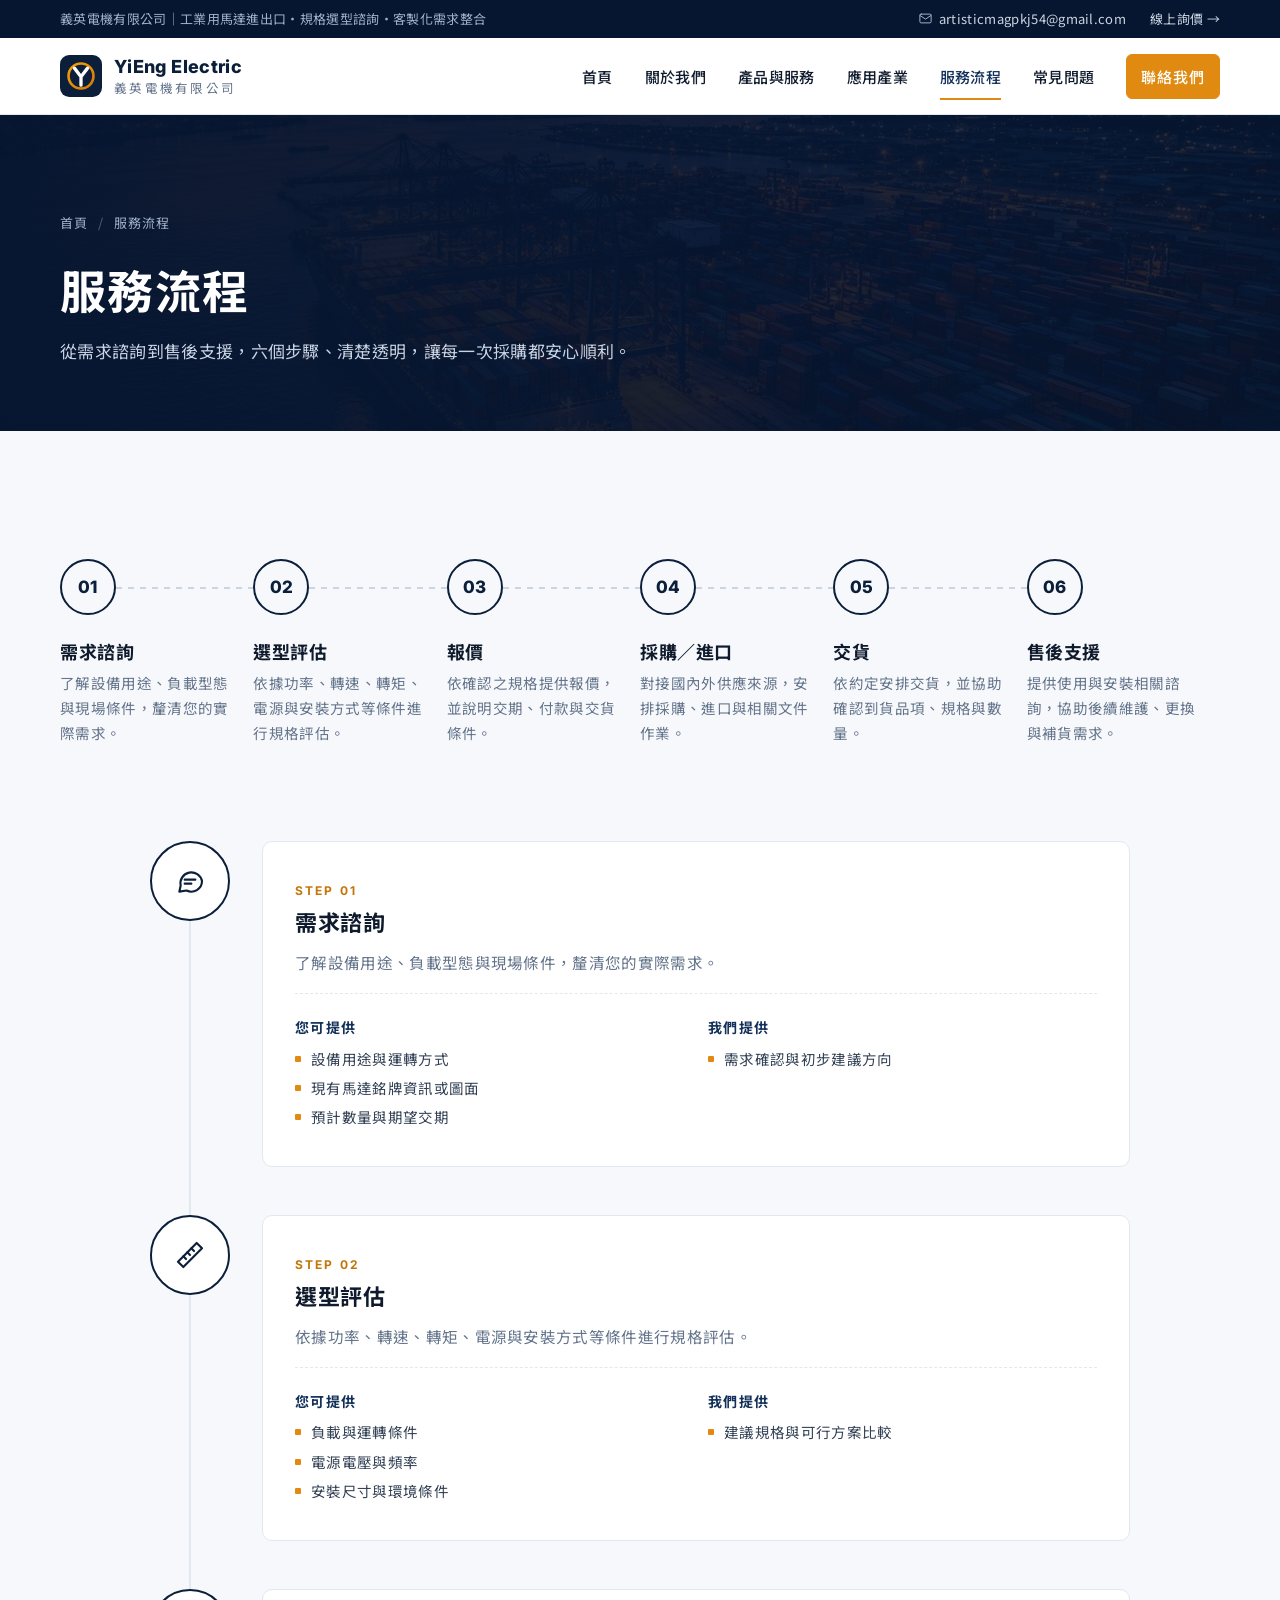
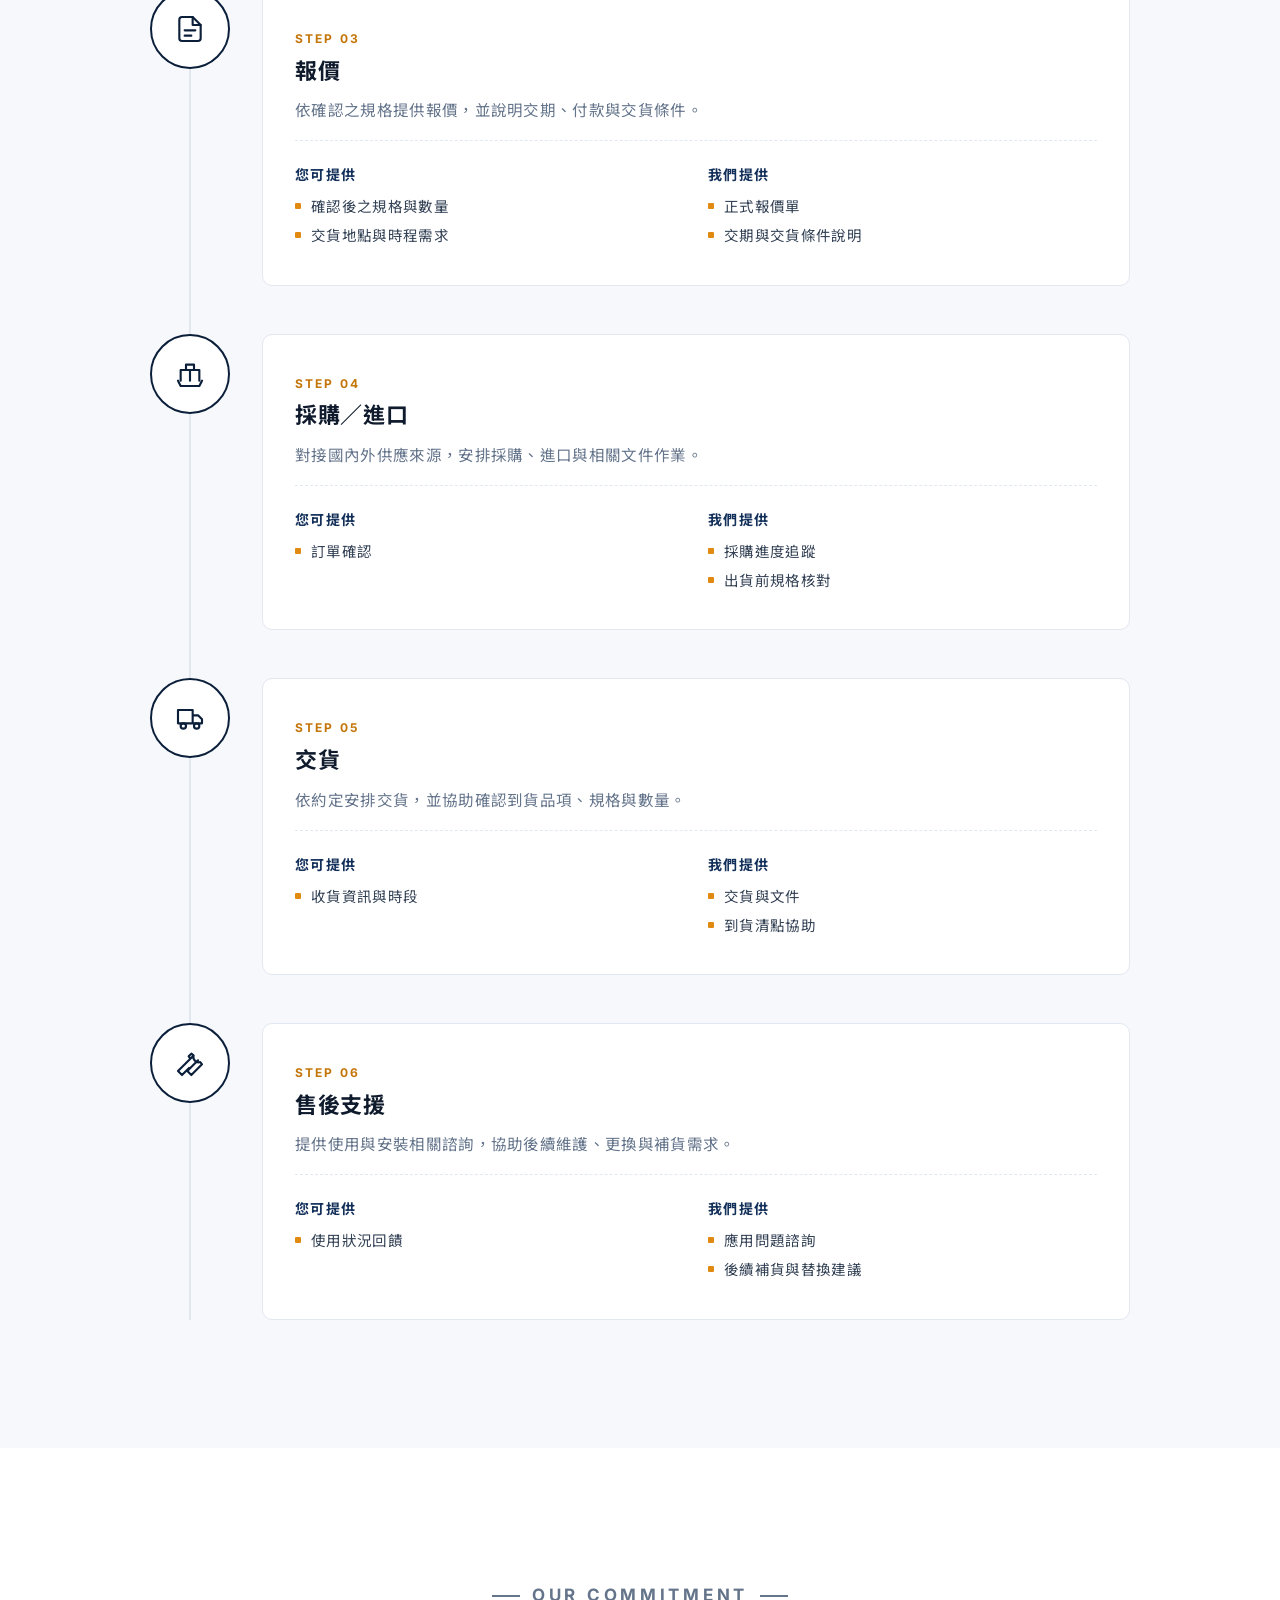
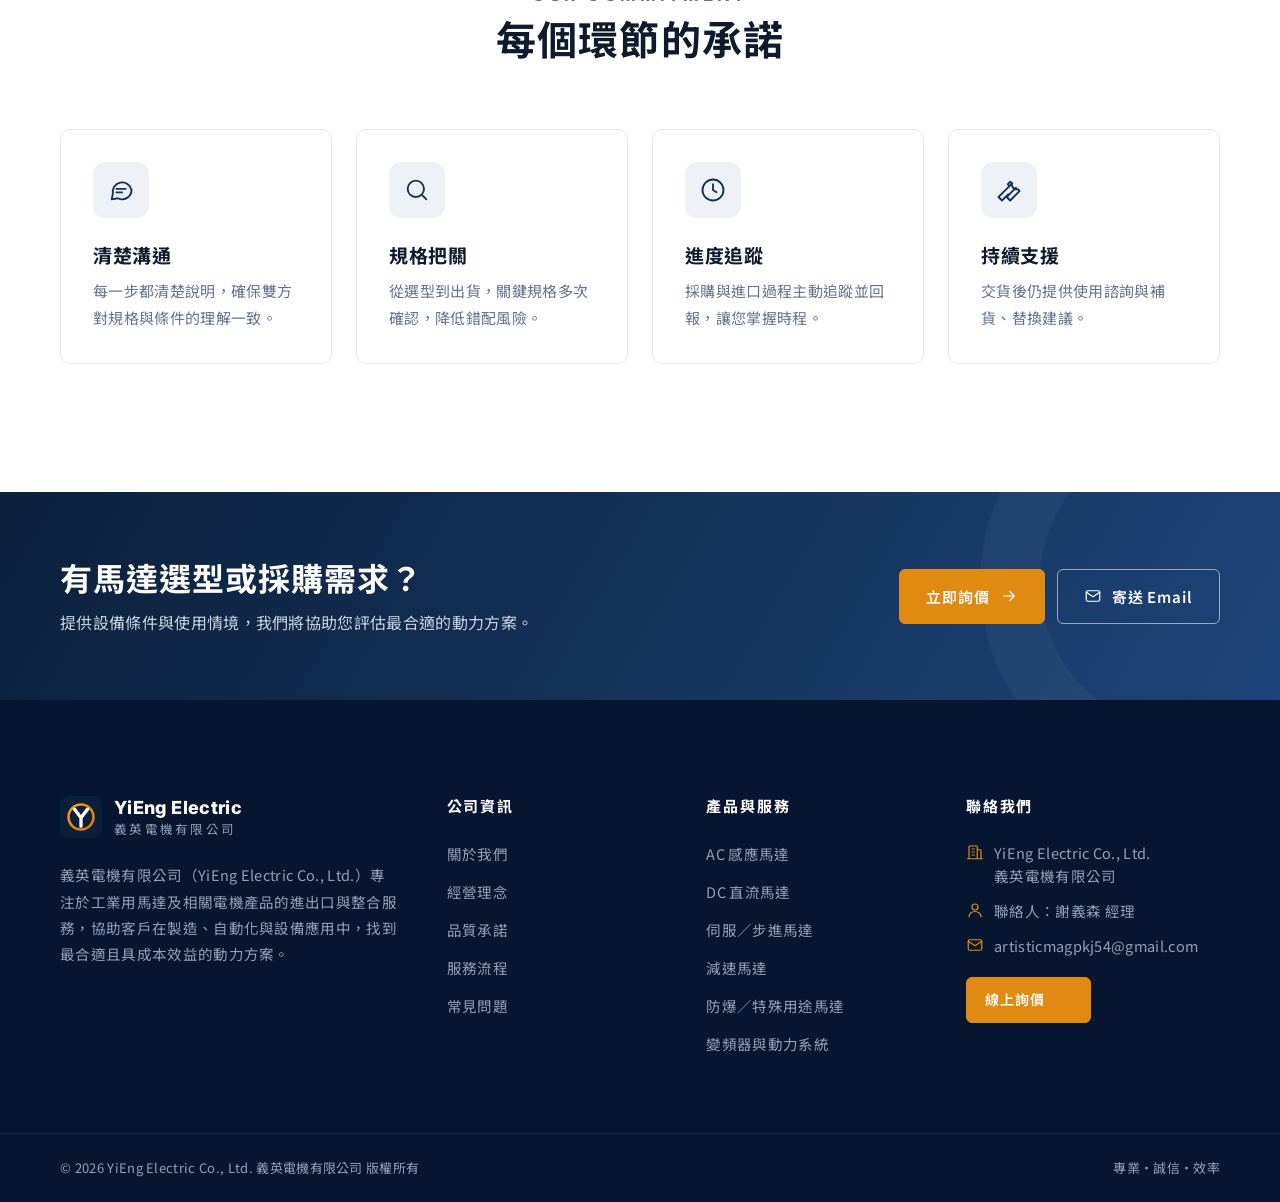
<file: process.html>
<!DOCTYPE html>
<html lang="zh-Hant-TW">
<head>
<meta charset="UTF-8" />
<meta name="viewport" content="width=device-width, initial-scale=1.0" />
<title>服務流程｜需求諮詢到售後支援｜義英電機 YiEng Electric</title>
<meta name="description" content="義英電機有限公司的工業馬達服務流程：從需求諮詢、選型評估、報價、採購進口、交貨到售後支援，義英電機提供清楚透明的服務流程。" />
<meta name="keywords" content="義英電機, 義英電機有限公司, YiEng Electric, 謝義森, 工業馬達進出口, 工業馬達, 馬達進口, 伺服馬達, 減速馬達, 防爆馬達, 變頻器" />
<meta name="author" content="義英電機有限公司 YiEng Electric Co., Ltd." />
<meta name="robots" content="index, follow, max-image-preview:large" />
<link rel="canonical" href="https://eason1388.github.io/asdfghjkl/process.html" />
<link rel="alternate" hreflang="zh-Hant-TW" href="https://eason1388.github.io/asdfghjkl/process.html" />
<meta property="og:type" content="website" />
<meta property="og:site_name" content="義英電機有限公司 YiEng Electric" />
<meta property="og:locale" content="zh_TW" />
<meta property="og:url" content="https://eason1388.github.io/asdfghjkl/process.html" />
<meta property="og:title" content="服務流程｜需求諮詢到售後支援｜義英電機 YiEng Electric" />
<meta property="og:description" content="義英電機有限公司的工業馬達服務流程：從需求諮詢、選型評估、報價、採購進口、交貨到售後支援，義英電機提供清楚透明的服務流程。" />
<meta property="og:image" content="https://eason1388.github.io/asdfghjkl/images/og-image.jpg" />
<meta property="og:image:width" content="1200" />
<meta property="og:image:height" content="630" />
<meta property="og:image:alt" content="義英電機有限公司 YiEng Electric 工業馬達" />
<meta name="twitter:card" content="summary_large_image" />
<meta name="twitter:title" content="服務流程｜需求諮詢到售後支援｜義英電機 YiEng Electric" />
<meta name="twitter:description" content="義英電機有限公司的工業馬達服務流程：從需求諮詢、選型評估、報價、採購進口、交貨到售後支援，義英電機提供清楚透明的服務流程。" />
<meta name="twitter:image" content="https://eason1388.github.io/asdfghjkl/images/og-image.jpg" />
<meta name="theme-color" content="#0b1f3a" />
<link rel="icon" href="images/favicon.svg" type="image/svg+xml" />
<link rel="icon" href="images/favicon-32.png" sizes="32x32" type="image/png" />
<link rel="apple-touch-icon" href="images/apple-touch-icon.png" sizes="180x180" />
<link rel="sitemap" type="application/xml" href="sitemap.xml" />
<link rel="preload" as="image" href="images/logistics.jpg" fetchpriority="high" />
<link rel="preconnect" href="https://fonts.googleapis.com" />
<link rel="preconnect" href="https://fonts.gstatic.com" crossorigin />
<link href="https://fonts.googleapis.com/css2?family=Inter:wght@500;600;700;800&family=Noto+Sans+TC:wght@400;500;600;700&display=swap" rel="stylesheet" />
<link rel="stylesheet" href="css/style.css" />
<script>document.documentElement.className+=' js';</script>
<script type="application/ld+json">{"@context":"https://schema.org","@graph":[{"@type":"Organization","@id":"https://eason1388.github.io/asdfghjkl/#organization","name":"義英電機有限公司","legalName":"義英電機有限公司","alternateName":["YiEng Electric Co., Ltd.","YiEng Electric","義英電機"],"url":"https://eason1388.github.io/asdfghjkl/","logo":{"@type":"ImageObject","url":"https://eason1388.github.io/asdfghjkl/images/logo-512.png","width":512,"height":512},"image":"https://eason1388.github.io/asdfghjkl/images/og-image.jpg","email":"artisticmagpkj54@gmail.com","description":"義英電機有限公司（YiEng Electric Co., Ltd.）專營工業用馬達及電機產品進出口，提供規格選型諮詢、品牌採購與代理協助、客製化需求整合與動力系統產品貿易。","knowsAbout":["工業馬達","馬達進出口","AC 感應馬達","DC 直流馬達","伺服馬達","步進馬達","減速馬達","防爆馬達","變頻器"],"employee":{"@id":"https://eason1388.github.io/asdfghjkl/#xie-yi-sen"},"contactPoint":{"@type":"ContactPoint","contactType":"sales","name":"謝義森","email":"artisticmagpkj54@gmail.com","availableLanguage":["zh-Hant","en"]}},{"@type":"WebSite","@id":"https://eason1388.github.io/asdfghjkl/#website","url":"https://eason1388.github.io/asdfghjkl/","name":"義英電機有限公司 YiEng Electric","alternateName":["義英電機","YiEng Electric"],"inLanguage":"zh-Hant-TW","publisher":{"@id":"https://eason1388.github.io/asdfghjkl/#organization"}},{"@type":"Person","@id":"https://eason1388.github.io/asdfghjkl/#xie-yi-sen","name":"謝義森","jobTitle":"經理","email":"artisticmagpkj54@gmail.com","worksFor":{"@id":"https://eason1388.github.io/asdfghjkl/#organization"},"url":"https://eason1388.github.io/asdfghjkl/about.html#contact-person"},{"@type":"WebPage","@id":"https://eason1388.github.io/asdfghjkl/process.html#webpage","url":"https://eason1388.github.io/asdfghjkl/process.html","name":"服務流程｜需求諮詢到售後支援｜義英電機 YiEng Electric","description":"義英電機有限公司的工業馬達服務流程：從需求諮詢、選型評估、報價、採購進口、交貨到售後支援，義英電機提供清楚透明的服務流程。","inLanguage":"zh-Hant-TW","isPartOf":{"@id":"https://eason1388.github.io/asdfghjkl/#website"},"about":{"@id":"https://eason1388.github.io/asdfghjkl/#organization"},"primaryImageOfPage":"https://eason1388.github.io/asdfghjkl/images/og-image.jpg"},{"@type":"BreadcrumbList","@id":"https://eason1388.github.io/asdfghjkl/process.html#breadcrumb","itemListElement":[{"@type":"ListItem","position":1,"name":"首頁","item":"https://eason1388.github.io/asdfghjkl/"},{"@type":"ListItem","position":2,"name":"服務流程","item":"https://eason1388.github.io/asdfghjkl/process.html"}]}]}</script>
</head>
<body>
<div class="topbar"><div class="container">
  <div class="tb-left">義英電機有限公司｜工業用馬達進出口・規格選型諮詢・客製化需求整合</div>
  <div class="tb-right"><span><svg class="i" viewBox="0 0 24 24" aria-hidden="true"><rect x="3" y="5" width="18" height="14" rx="2"/><path d="M3 7l9 6 9-6"/></svg><a href="mailto:artisticmagpkj54@gmail.com">artisticmagpkj54@gmail.com</a></span><a href="contact.html">線上詢價 →</a></div>
</div></div>
<header class="header"><div class="container">
  <a href="index.html" class="brand" aria-label="義英電機有限公司 YiEng Electric 首頁"><img src="images/logo.svg" alt="義英電機有限公司 YiEng Electric 標誌" width="42" height="42" /><span class="brand-text"><strong>YiEng Electric</strong><small>義英電機有限公司</small></span></a>
  <nav class="nav" aria-label="主選單">
    <a href="index.html">首頁</a><a href="about.html">關於我們</a><a href="products.html">產品與服務</a><a href="industries.html">應用產業</a><a href="process.html" class="active" aria-current="page">服務流程</a><a href="faq.html">常見問題</a>
    <a href="contact.html" class="btn btn-sm">聯絡我們</a>
  </nav>
  <button class="nav-toggle" aria-label="開啟選單" aria-expanded="false"><span></span><span></span><span></span></button>
</div></header>
<main>
<section class="page-hero"><div class="bg" style="background-image:url('images/logistics.jpg')"></div><div class="container">
<nav class="crumbs reveal" aria-label="麵包屑"><a href="index.html">首頁</a><span class="sep">/</span><span aria-current="page">服務流程</span></nav>
<h1 class="reveal d1">服務流程</h1><p class="reveal d2">從需求諮詢到售後支援，六個步驟、清楚透明，讓每一次採購都安心順利。</p></div></section>
<section class="section bg-light"><div class="container"><div class="steps" style="margin-bottom:96px">
<div class="step reveal d1"><h3>需求諮詢</h3><p>了解設備用途、負載型態與現場條件，釐清您的實際需求。</p></div>
<div class="step reveal d2"><h3>選型評估</h3><p>依據功率、轉速、轉矩、電源與安裝方式等條件進行規格評估。</p></div>
<div class="step reveal d3"><h3>報價</h3><p>依確認之規格提供報價，並說明交期、付款與交貨條件。</p></div>
<div class="step reveal d4"><h3>採購／進口</h3><p>對接國內外供應來源，安排採購、進口與相關文件作業。</p></div>
<div class="step reveal d5"><h3>交貨</h3><p>依約定安排交貨，並協助確認到貨品項、規格與數量。</p></div>
<div class="step reveal d1"><h3>售後支援</h3><p>提供使用與安裝相關諮詢，協助後續維護、更換與補貨需求。</p></div>
</div><div class="timeline">
<div class="tl reveal"><div class="dot"><svg class="i" viewBox="0 0 24 24" aria-hidden="true"><path d="M21 12a8 8 0 0 1-11.6 7.1L4 20l1-4.6A8 8 0 1 1 21 12z"/><path d="M8 11h8M8 14h5"/></svg></div><div class="tl-body"><span class="k">STEP 01</span><h3>需求諮詢</h3><p>了解設備用途、負載型態與現場條件，釐清您的實際需求。</p>
<div class="tl-cols"><div><h4>您可提供</h4><ul><li>設備用途與運轉方式</li><li>現有馬達銘牌資訊或圖面</li><li>預計數量與期望交期</li></ul></div><div><h4>我們提供</h4><ul><li>需求確認與初步建議方向</li></ul></div></div></div></div>
<div class="tl reveal"><div class="dot"><svg class="i" viewBox="0 0 24 24" aria-hidden="true"><path d="M3 17L17 3l4 4L7 21z"/><path d="M7 13l2 2M10 10l2 2M13 7l2 2"/></svg></div><div class="tl-body"><span class="k">STEP 02</span><h3>選型評估</h3><p>依據功率、轉速、轉矩、電源與安裝方式等條件進行規格評估。</p>
<div class="tl-cols"><div><h4>您可提供</h4><ul><li>負載與運轉條件</li><li>電源電壓與頻率</li><li>安裝尺寸與環境條件</li></ul></div><div><h4>我們提供</h4><ul><li>建議規格與可行方案比較</li></ul></div></div></div></div>
<div class="tl reveal"><div class="dot"><svg class="i" viewBox="0 0 24 24" aria-hidden="true"><path d="M14 3H6a2 2 0 0 0-2 2v14a2 2 0 0 0 2 2h12a2 2 0 0 0 2-2V9z"/><path d="M14 3v6h6M8 13h8M8 17h5"/></svg></div><div class="tl-body"><span class="k">STEP 03</span><h3>報價</h3><p>依確認之規格提供報價，並說明交期、付款與交貨條件。</p>
<div class="tl-cols"><div><h4>您可提供</h4><ul><li>確認後之規格與數量</li><li>交貨地點與時程需求</li></ul></div><div><h4>我們提供</h4><ul><li>正式報價單</li><li>交期與交貨條件說明</li></ul></div></div></div></div>
<div class="tl reveal"><div class="dot"><svg class="i" viewBox="0 0 24 24" aria-hidden="true"><path d="M3 17l2 4h14l2-4M5 17V9h14v8M9 9V5h6v4M12 9v8"/></svg></div><div class="tl-body"><span class="k">STEP 04</span><h3>採購／進口</h3><p>對接國內外供應來源，安排採購、進口與相關文件作業。</p>
<div class="tl-cols"><div><h4>您可提供</h4><ul><li>訂單確認</li></ul></div><div><h4>我們提供</h4><ul><li>採購進度追蹤</li><li>出貨前規格核對</li></ul></div></div></div></div>
<div class="tl reveal"><div class="dot"><svg class="i" viewBox="0 0 24 24" aria-hidden="true"><path d="M3 6h11v10H3zM14 10h4l3 3v3h-7z"/><circle cx="7" cy="18" r="2"/><circle cx="17" cy="18" r="2"/></svg></div><div class="tl-body"><span class="k">STEP 05</span><h3>交貨</h3><p>依約定安排交貨，並協助確認到貨品項、規格與數量。</p>
<div class="tl-cols"><div><h4>您可提供</h4><ul><li>收貨資訊與時段</li></ul></div><div><h4>我們提供</h4><ul><li>交貨與文件</li><li>到貨清點協助</li></ul></div></div></div></div>
<div class="tl reveal"><div class="dot"><svg class="i" viewBox="0 0 24 24" aria-hidden="true"><path d="M14.7 6.3a4 4 0 0 0 5 5L21 13l-8 8-3-3 8-8M14.7 6.3L13 5l-2 2 1.3 1.7M14.7 6.3l-6.4 6.4L3 18l3 3 5.3-5.3"/></svg></div><div class="tl-body"><span class="k">STEP 06</span><h3>售後支援</h3><p>提供使用與安裝相關諮詢，協助後續維護、更換與補貨需求。</p>
<div class="tl-cols"><div><h4>您可提供</h4><ul><li>使用狀況回饋</li></ul></div><div><h4>我們提供</h4><ul><li>應用問題諮詢</li><li>後續補貨與替換建議</li></ul></div></div></div></div>
</div></div></section>
<section class="section"><div class="container">
<div class="sec-head center reveal"><p class="eyebrow">Our Commitment</p><h2>每個環節的承諾</h2></div>
<div class="grid-4">
<div class="fcard reveal d1"><div class="ficon"><svg class="i" viewBox="0 0 24 24" aria-hidden="true"><path d="M21 12a8 8 0 0 1-11.6 7.1L4 20l1-4.6A8 8 0 1 1 21 12z"/><path d="M8 11h8M8 14h5"/></svg></div><h3>清楚溝通</h3><p>每一步都清楚說明，確保雙方對規格與條件的理解一致。</p></div>
<div class="fcard reveal d2"><div class="ficon"><svg class="i" viewBox="0 0 24 24" aria-hidden="true"><circle cx="11" cy="11" r="7"/><path d="M20 20l-4-4"/></svg></div><h3>規格把關</h3><p>從選型到出貨，關鍵規格多次確認，降低錯配風險。</p></div>
<div class="fcard reveal d3"><div class="ficon"><svg class="i" viewBox="0 0 24 24" aria-hidden="true"><circle cx="12" cy="12" r="9"/><path d="M12 7v5l3 2"/></svg></div><h3>進度追蹤</h3><p>採購與進口過程主動追蹤並回報，讓您掌握時程。</p></div>
<div class="fcard reveal d4"><div class="ficon"><svg class="i" viewBox="0 0 24 24" aria-hidden="true"><path d="M14.7 6.3a4 4 0 0 0 5 5L21 13l-8 8-3-3 8-8M14.7 6.3L13 5l-2 2 1.3 1.7M14.7 6.3l-6.4 6.4L3 18l3 3 5.3-5.3"/></svg></div><h3>持續支援</h3><p>交貨後仍提供使用諮詢與補貨、替換建議。</p></div>
</div></div></section>
<section class="cta"><div class="container">
<div class="reveal"><h2>有馬達選型或採購需求？</h2><p>提供設備條件與使用情境，我們將協助您評估最合適的動力方案。</p></div>
<div class="actions reveal d1"><a href="contact.html" class="btn">立即詢價 <svg class="i" viewBox="0 0 24 24" aria-hidden="true"><path d="M5 12h14M13 6l6 6-6 6"/></svg></a><a href="mailto:artisticmagpkj54@gmail.com" class="btn btn-outline"><svg class="i" viewBox="0 0 24 24" aria-hidden="true"><rect x="3" y="5" width="18" height="14" rx="2"/><path d="M3 7l9 6 9-6"/></svg> 寄送 Email</a></div>
</div></section>
</main>
<footer class="footer">
  <div class="container f-top">
    <div>
      <a href="index.html" class="brand"><img src="images/logo.svg" alt="義英電機有限公司 標誌" width="42" height="42" loading="lazy" /><span class="brand-text"><strong>YiEng Electric</strong><small>義英電機有限公司</small></span></a>
      <p class="f-about">義英電機有限公司（YiEng Electric Co., Ltd.）專注於工業用馬達及相關電機產品的進出口與整合服務，協助客戶在製造、自動化與設備應用中，找到最合適且具成本效益的動力方案。</p>
    </div>
    <div><h4>公司資訊</h4><ul>
      <li><a href="about.html">關於我們</a></li><li><a href="about.html#philosophy">經營理念</a></li><li><a href="about.html#quality">品質承諾</a></li><li><a href="process.html">服務流程</a></li><li><a href="faq.html">常見問題</a></li></ul></div>
    <div><h4>產品與服務</h4><ul>
      <li><a href="products.html#ac">AC 感應馬達</a></li><li><a href="products.html#dc">DC 直流馬達</a></li><li><a href="products.html#servo">伺服／步進馬達</a></li><li><a href="products.html#gear">減速馬達</a></li><li><a href="products.html#special">防爆／特殊用途馬達</a></li><li><a href="products.html#drive">變頻器與動力系統</a></li></ul></div>
    <div class="f-contact"><h4>聯絡我們</h4><ul>
      <li><svg class="i" viewBox="0 0 24 24" aria-hidden="true"><path d="M4 21V5a1 1 0 0 1 1-1h9a1 1 0 0 1 1 1v16M15 9h4a1 1 0 0 1 1 1v11M2 21h20M8 8h3M8 12h3M8 16h3"/></svg><span>YiEng Electric Co., Ltd.<br/>義英電機有限公司</span></li>
      <li><svg class="i" viewBox="0 0 24 24" aria-hidden="true"><circle cx="12" cy="8" r="4"/><path d="M4 21c0-4 3.6-7 8-7s8 3 8 7"/></svg><span>聯絡人：謝義森 經理</span></li>
      <li><svg class="i" viewBox="0 0 24 24" aria-hidden="true"><rect x="3" y="5" width="18" height="14" rx="2"/><path d="M3 7l9 6 9-6"/></svg><a href="mailto:artisticmagpkj54@gmail.com">artisticmagpkj54@gmail.com</a></li></ul>
      <a href="contact.html" class="btn btn-sm" style="margin-top:8px">線上詢價 <svg class="i" viewBox="0 0 24 24" aria-hidden="true"><path d="M5 12h14M13 6l6 6-6 6"/></svg></a></div>
  </div>
  <div class="f-bottom"><div class="container"><span>© <span id="year">2026</span> YiEng Electric Co., Ltd. 義英電機有限公司 版權所有</span><span>專業・誠信・效率</span></div></div>
</footer>
<a href="#" class="to-top" aria-label="回到頂端"><svg class="i" viewBox="0 0 24 24" aria-hidden="true"><path d="M12 19V5M6 11l6-6 6 6"/></svg></a>
<script src="js/main.js"></script>
</body>
</html>
</file>
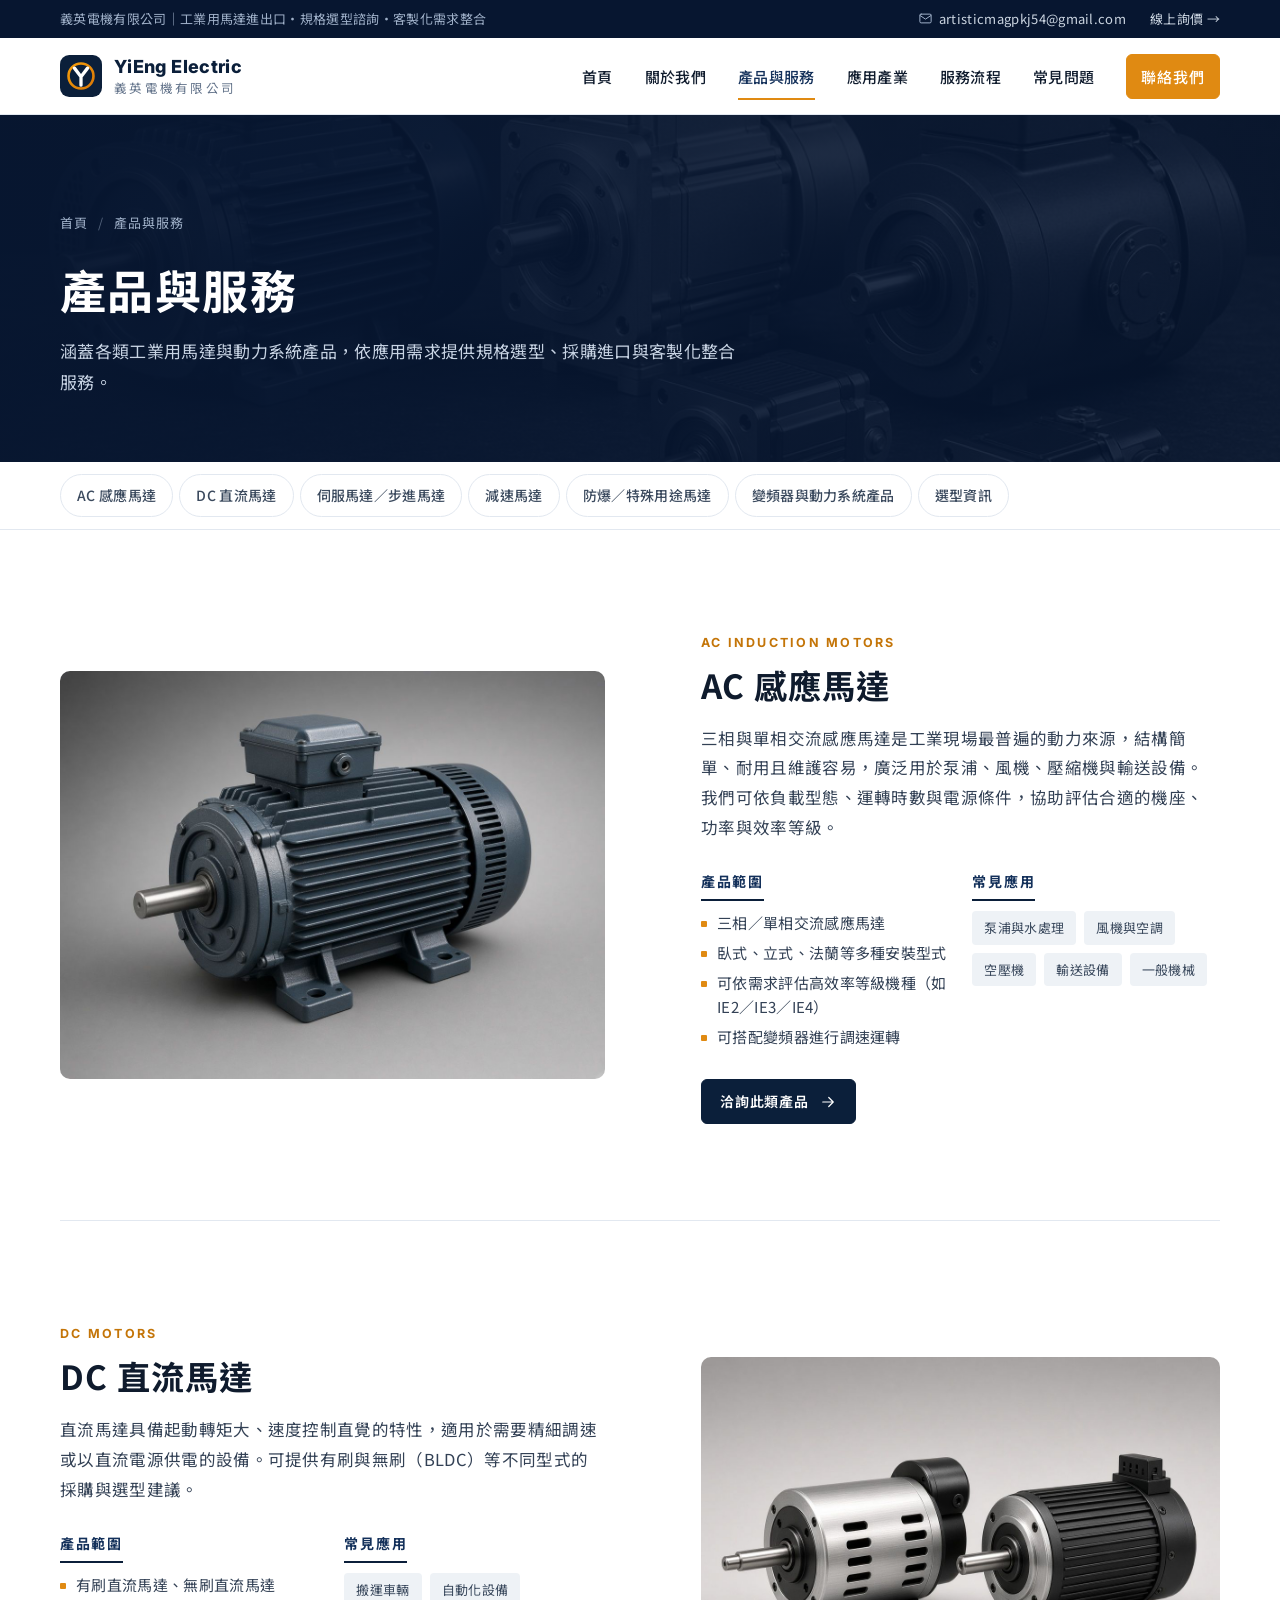
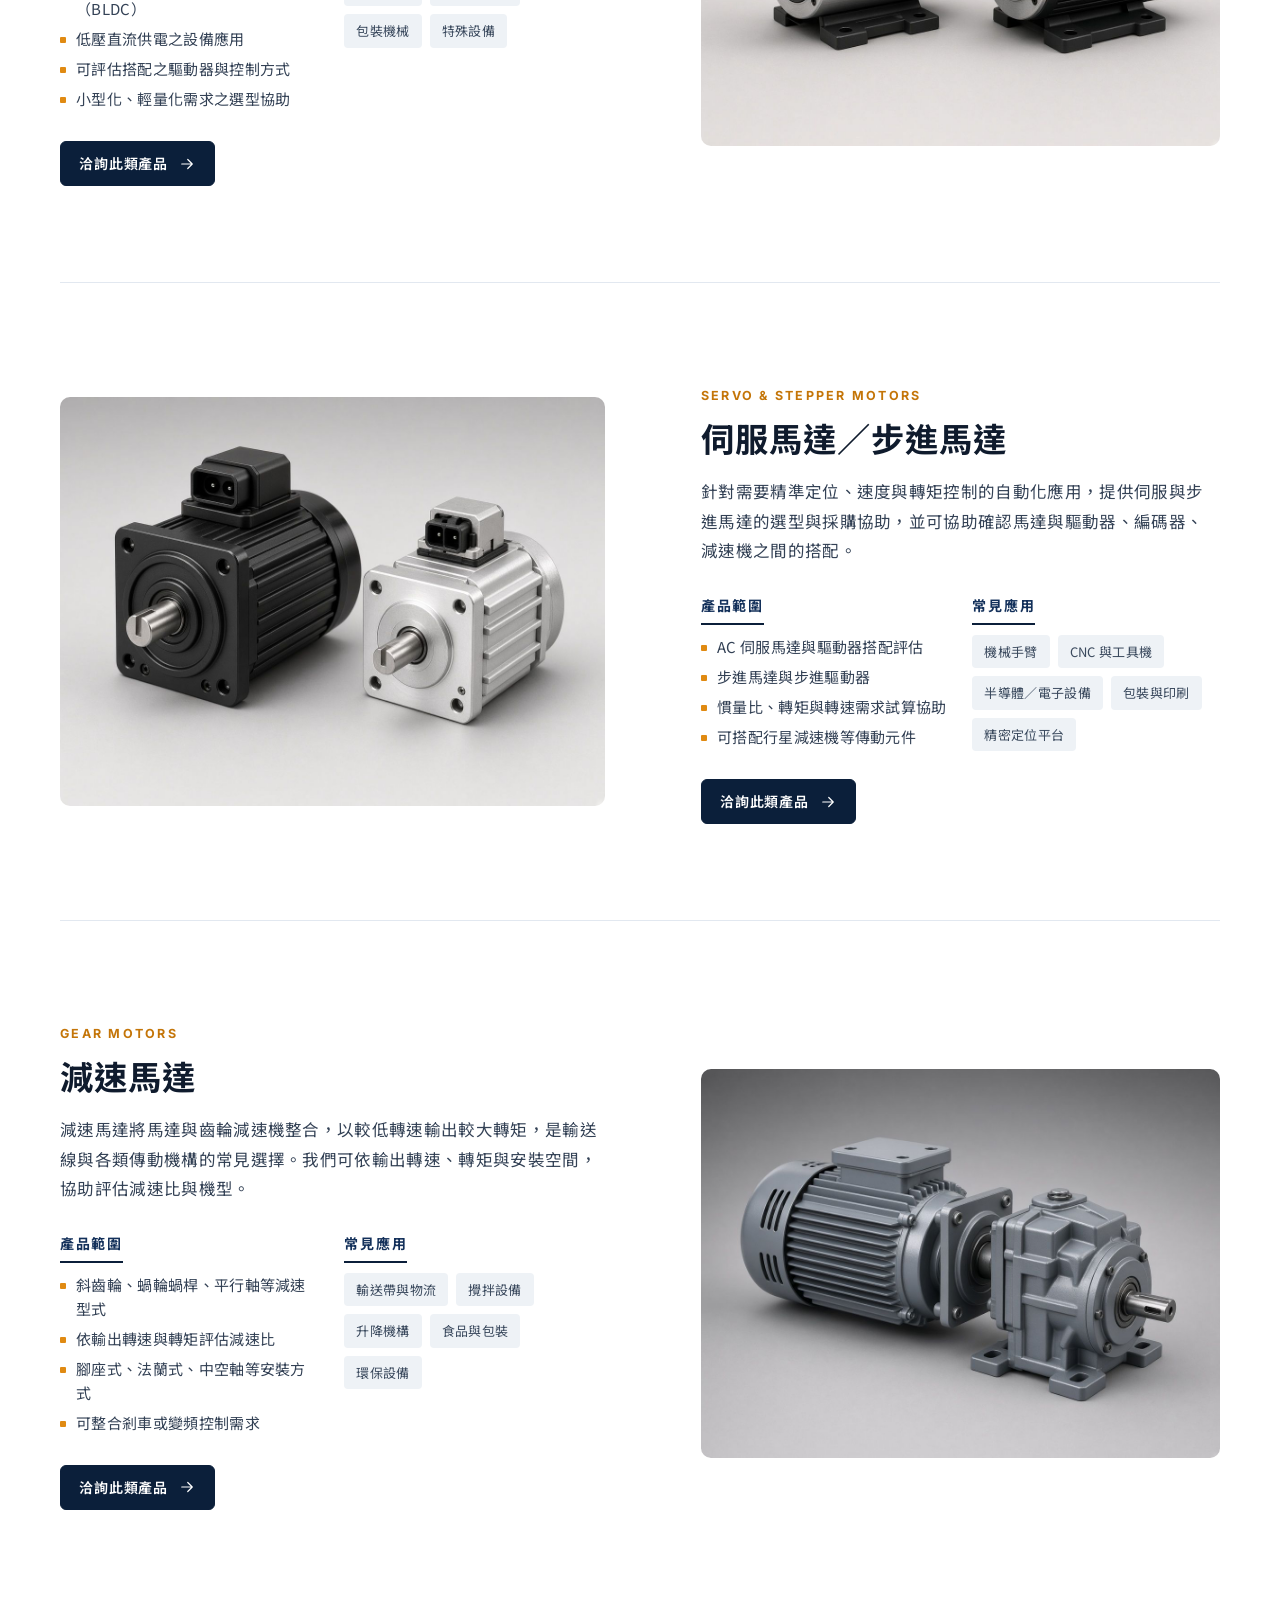
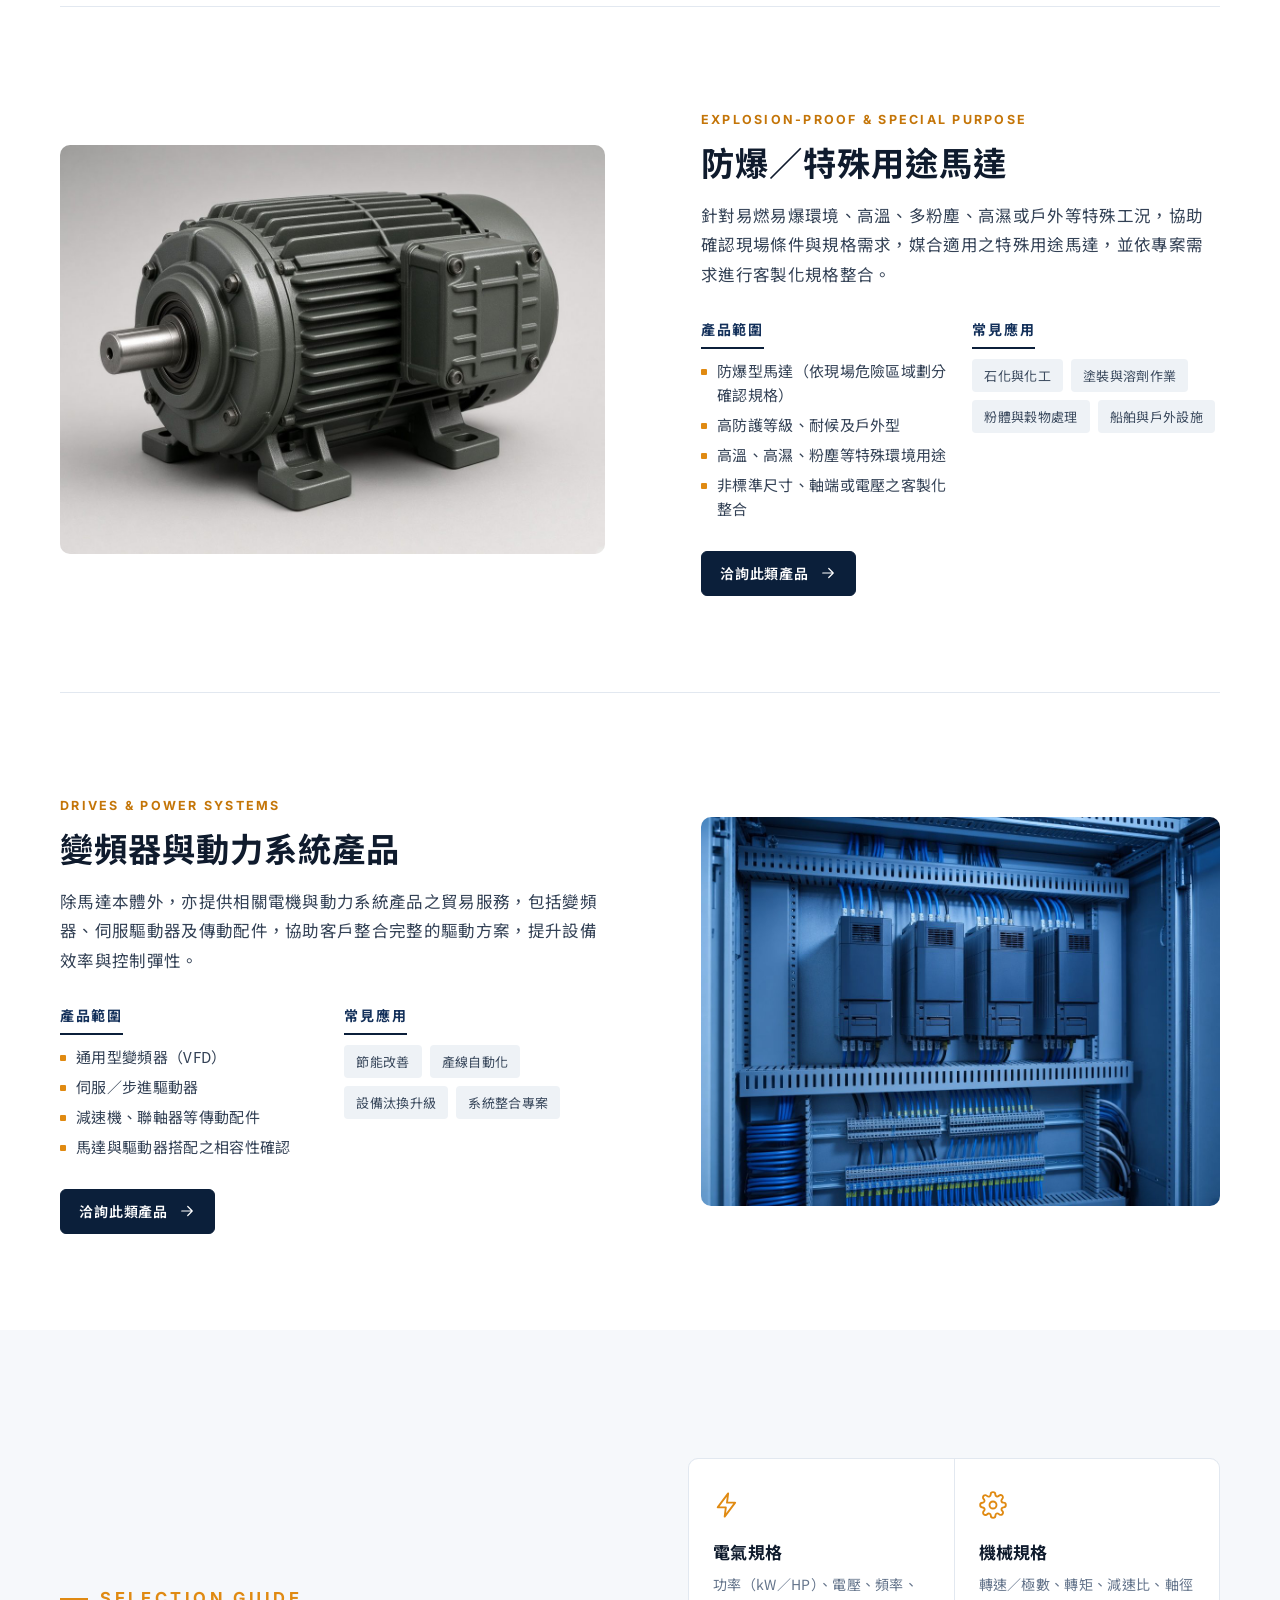
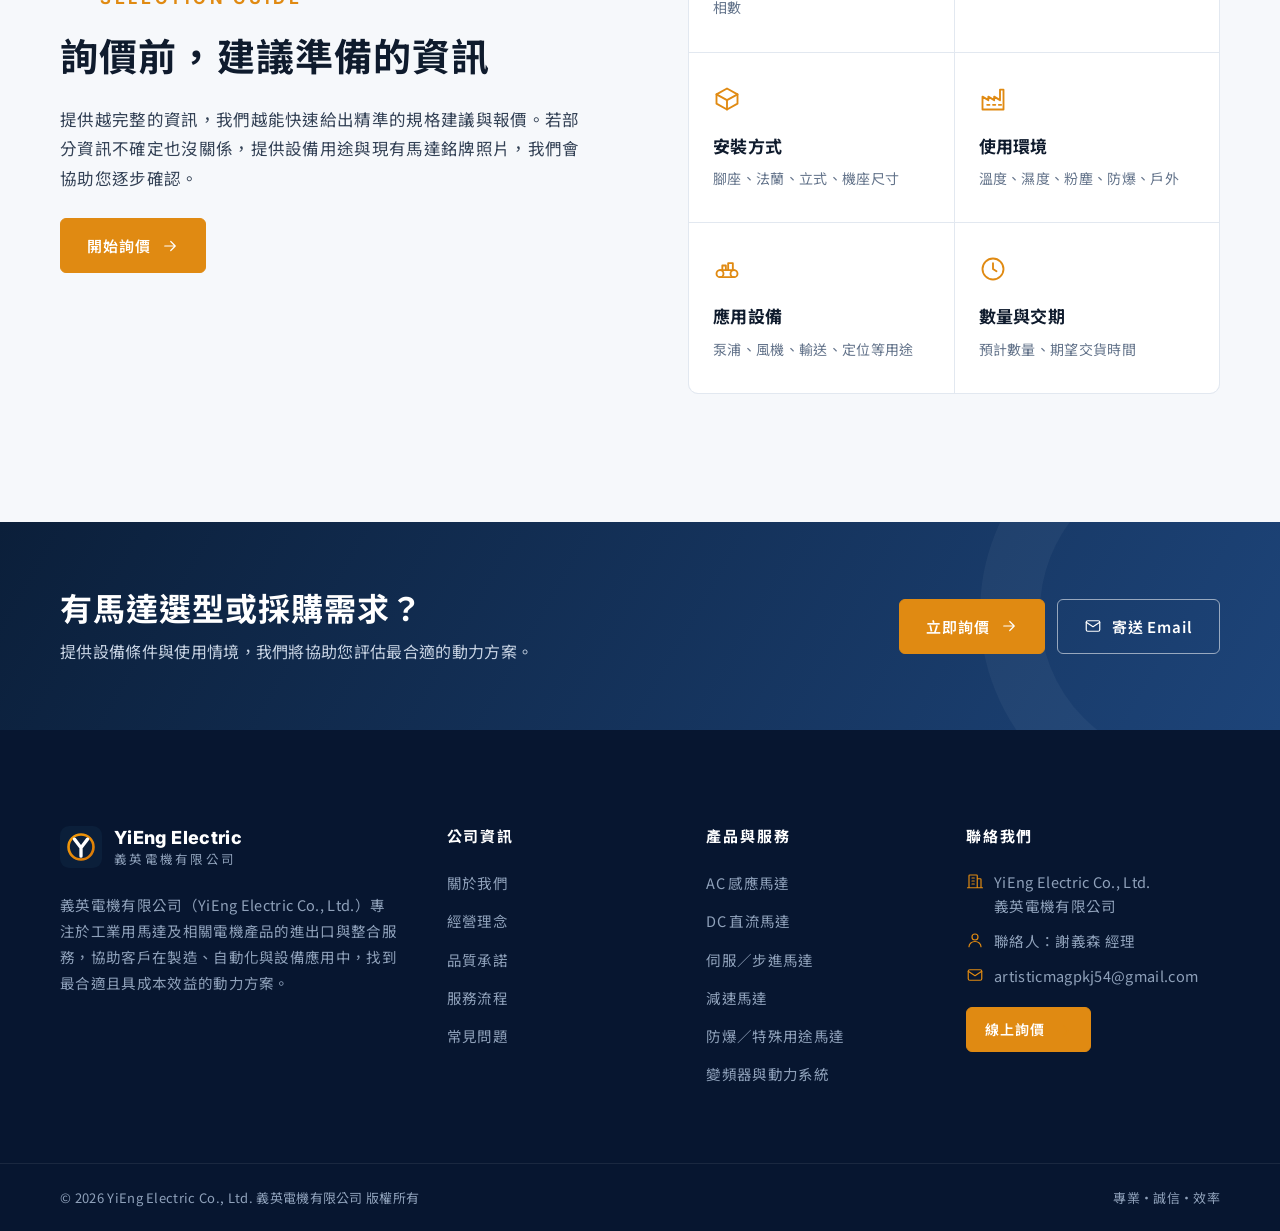
<file: products.html>
<!DOCTYPE html>
<html lang="zh-Hant-TW">
<head>
<meta charset="UTF-8" />
<meta name="viewport" content="width=device-width, initial-scale=1.0" />
<title>產品與服務｜工業馬達・伺服馬達・減速馬達・變頻器｜義英電機 YiEng Electric</title>
<meta name="description" content="義英電機有限公司提供 AC 感應馬達、DC 直流馬達、伺服／步進馬達、減速馬達、防爆／特殊用途馬達、變頻器與動力系統產品之選型諮詢與採購服務。" />
<meta name="keywords" content="義英電機, 義英電機有限公司, YiEng Electric, 謝義森, 工業馬達進出口, 工業馬達, 馬達進口, 伺服馬達, 減速馬達, 防爆馬達, 變頻器" />
<meta name="author" content="義英電機有限公司 YiEng Electric Co., Ltd." />
<meta name="robots" content="index, follow, max-image-preview:large" />
<link rel="canonical" href="https://eason1388.github.io/asdfghjkl/products.html" />
<link rel="alternate" hreflang="zh-Hant-TW" href="https://eason1388.github.io/asdfghjkl/products.html" />
<meta property="og:type" content="website" />
<meta property="og:site_name" content="義英電機有限公司 YiEng Electric" />
<meta property="og:locale" content="zh_TW" />
<meta property="og:url" content="https://eason1388.github.io/asdfghjkl/products.html" />
<meta property="og:title" content="產品與服務｜工業馬達・伺服馬達・減速馬達・變頻器｜義英電機 YiEng Electric" />
<meta property="og:description" content="義英電機有限公司提供 AC 感應馬達、DC 直流馬達、伺服／步進馬達、減速馬達、防爆／特殊用途馬達、變頻器與動力系統產品之選型諮詢與採購服務。" />
<meta property="og:image" content="https://eason1388.github.io/asdfghjkl/images/og-image.jpg" />
<meta property="og:image:width" content="1200" />
<meta property="og:image:height" content="630" />
<meta property="og:image:alt" content="義英電機有限公司 YiEng Electric 工業馬達" />
<meta name="twitter:card" content="summary_large_image" />
<meta name="twitter:title" content="產品與服務｜工業馬達・伺服馬達・減速馬達・變頻器｜義英電機 YiEng Electric" />
<meta name="twitter:description" content="義英電機有限公司提供 AC 感應馬達、DC 直流馬達、伺服／步進馬達、減速馬達、防爆／特殊用途馬達、變頻器與動力系統產品之選型諮詢與採購服務。" />
<meta name="twitter:image" content="https://eason1388.github.io/asdfghjkl/images/og-image.jpg" />
<meta name="theme-color" content="#0b1f3a" />
<link rel="icon" href="images/favicon.svg" type="image/svg+xml" />
<link rel="icon" href="images/favicon-32.png" sizes="32x32" type="image/png" />
<link rel="apple-touch-icon" href="images/apple-touch-icon.png" sizes="180x180" />
<link rel="sitemap" type="application/xml" href="sitemap.xml" />
<link rel="preload" as="image" href="images/products.jpg" fetchpriority="high" />
<link rel="preconnect" href="https://fonts.googleapis.com" />
<link rel="preconnect" href="https://fonts.gstatic.com" crossorigin />
<link href="https://fonts.googleapis.com/css2?family=Inter:wght@500;600;700;800&family=Noto+Sans+TC:wght@400;500;600;700&display=swap" rel="stylesheet" />
<link rel="stylesheet" href="css/style.css" />
<script>document.documentElement.className+=' js';</script>
<script type="application/ld+json">{"@context":"https://schema.org","@graph":[{"@type":"Organization","@id":"https://eason1388.github.io/asdfghjkl/#organization","name":"義英電機有限公司","legalName":"義英電機有限公司","alternateName":["YiEng Electric Co., Ltd.","YiEng Electric","義英電機"],"url":"https://eason1388.github.io/asdfghjkl/","logo":{"@type":"ImageObject","url":"https://eason1388.github.io/asdfghjkl/images/logo-512.png","width":512,"height":512},"image":"https://eason1388.github.io/asdfghjkl/images/og-image.jpg","email":"artisticmagpkj54@gmail.com","description":"義英電機有限公司（YiEng Electric Co., Ltd.）專營工業用馬達及電機產品進出口，提供規格選型諮詢、品牌採購與代理協助、客製化需求整合與動力系統產品貿易。","knowsAbout":["工業馬達","馬達進出口","AC 感應馬達","DC 直流馬達","伺服馬達","步進馬達","減速馬達","防爆馬達","變頻器"],"employee":{"@id":"https://eason1388.github.io/asdfghjkl/#xie-yi-sen"},"contactPoint":{"@type":"ContactPoint","contactType":"sales","name":"謝義森","email":"artisticmagpkj54@gmail.com","availableLanguage":["zh-Hant","en"]}},{"@type":"WebSite","@id":"https://eason1388.github.io/asdfghjkl/#website","url":"https://eason1388.github.io/asdfghjkl/","name":"義英電機有限公司 YiEng Electric","alternateName":["義英電機","YiEng Electric"],"inLanguage":"zh-Hant-TW","publisher":{"@id":"https://eason1388.github.io/asdfghjkl/#organization"}},{"@type":"Person","@id":"https://eason1388.github.io/asdfghjkl/#xie-yi-sen","name":"謝義森","jobTitle":"經理","email":"artisticmagpkj54@gmail.com","worksFor":{"@id":"https://eason1388.github.io/asdfghjkl/#organization"},"url":"https://eason1388.github.io/asdfghjkl/about.html#contact-person"},{"@type":"WebPage","@id":"https://eason1388.github.io/asdfghjkl/products.html#webpage","url":"https://eason1388.github.io/asdfghjkl/products.html","name":"產品與服務｜工業馬達・伺服馬達・減速馬達・變頻器｜義英電機 YiEng Electric","description":"義英電機有限公司提供 AC 感應馬達、DC 直流馬達、伺服／步進馬達、減速馬達、防爆／特殊用途馬達、變頻器與動力系統產品之選型諮詢與採購服務。","inLanguage":"zh-Hant-TW","isPartOf":{"@id":"https://eason1388.github.io/asdfghjkl/#website"},"about":{"@id":"https://eason1388.github.io/asdfghjkl/#organization"},"primaryImageOfPage":"https://eason1388.github.io/asdfghjkl/images/og-image.jpg"},{"@type":"BreadcrumbList","@id":"https://eason1388.github.io/asdfghjkl/products.html#breadcrumb","itemListElement":[{"@type":"ListItem","position":1,"name":"首頁","item":"https://eason1388.github.io/asdfghjkl/"},{"@type":"ListItem","position":2,"name":"產品與服務","item":"https://eason1388.github.io/asdfghjkl/products.html"}]}]}</script>
</head>
<body>
<div class="topbar"><div class="container">
  <div class="tb-left">義英電機有限公司｜工業用馬達進出口・規格選型諮詢・客製化需求整合</div>
  <div class="tb-right"><span><svg class="i" viewBox="0 0 24 24" aria-hidden="true"><rect x="3" y="5" width="18" height="14" rx="2"/><path d="M3 7l9 6 9-6"/></svg><a href="mailto:artisticmagpkj54@gmail.com">artisticmagpkj54@gmail.com</a></span><a href="contact.html">線上詢價 →</a></div>
</div></div>
<header class="header"><div class="container">
  <a href="index.html" class="brand" aria-label="義英電機有限公司 YiEng Electric 首頁"><img src="images/logo.svg" alt="義英電機有限公司 YiEng Electric 標誌" width="42" height="42" /><span class="brand-text"><strong>YiEng Electric</strong><small>義英電機有限公司</small></span></a>
  <nav class="nav" aria-label="主選單">
    <a href="index.html">首頁</a><a href="about.html">關於我們</a><a href="products.html" class="active" aria-current="page">產品與服務</a><a href="industries.html">應用產業</a><a href="process.html">服務流程</a><a href="faq.html">常見問題</a>
    <a href="contact.html" class="btn btn-sm">聯絡我們</a>
  </nav>
  <button class="nav-toggle" aria-label="開啟選單" aria-expanded="false"><span></span><span></span><span></span></button>
</div></header>
<main>
<section class="page-hero"><div class="bg" style="background-image:url('images/products.jpg')"></div><div class="container">
<nav class="crumbs reveal" aria-label="麵包屑"><a href="index.html">首頁</a><span class="sep">/</span><span aria-current="page">產品與服務</span></nav>
<h1 class="reveal d1">產品與服務</h1><p class="reveal d2">涵蓋各類工業用馬達與動力系統產品，依應用需求提供規格選型、採購進口與客製化整合服務。</p></div></section>
<nav class="cat-nav" aria-label="產品類別"><div class="container"><a href="#ac">AC 感應馬達</a><a href="#dc">DC 直流馬達</a><a href="#servo">伺服馬達／步進馬達</a><a href="#gear">減速馬達</a><a href="#special">防爆／特殊用途馬達</a><a href="#drive">變頻器與動力系統產品</a><a href="#selection">選型資訊</a></div></nav>
<section><div class="container">
<div class="prod" id="ac">
<div class="prod-img reveal"><img src="images/p-ac.jpg" alt="義英電機 AC 感應馬達（AC Induction Motors）產品" loading="lazy" /></div>
<div class="reveal d1"><span class="tag">AC Induction Motors</span><h2>AC 感應馬達</h2><p class="desc">三相與單相交流感應馬達是工業現場最普遍的動力來源，結構簡單、耐用且維護容易，廣泛用於泵浦、風機、壓縮機與輸送設備。我們可依負載型態、運轉時數與電源條件，協助評估合適的機座、功率與效率等級。</p>
<div class="spec"><div><h4>產品範圍</h4><ul><li>三相／單相交流感應馬達</li><li>臥式、立式、法蘭等多種安裝型式</li><li>可依需求評估高效率等級機種（如 IE2／IE3／IE4）</li><li>可搭配變頻器進行調速運轉</li></ul></div>
<div><h4>常見應用</h4><div class="chips"><span>泵浦與水處理</span><span>風機與空調</span><span>空壓機</span><span>輸送設備</span><span>一般機械</span></div></div></div>
<a href="contact.html" class="btn btn-navy btn-sm">洽詢此類產品 <svg class="i" viewBox="0 0 24 24" aria-hidden="true"><path d="M5 12h14M13 6l6 6-6 6"/></svg></a></div></div>
<div class="prod rev" id="dc">
<div class="prod-img reveal"><img src="images/p-dc.jpg" alt="義英電機 DC 直流馬達（DC Motors）產品" loading="lazy" /></div>
<div class="reveal d1"><span class="tag">DC Motors</span><h2>DC 直流馬達</h2><p class="desc">直流馬達具備起動轉矩大、速度控制直覺的特性，適用於需要精細調速或以直流電源供電的設備。可提供有刷與無刷（BLDC）等不同型式的採購與選型建議。</p>
<div class="spec"><div><h4>產品範圍</h4><ul><li>有刷直流馬達、無刷直流馬達（BLDC）</li><li>低壓直流供電之設備應用</li><li>可評估搭配之驅動器與控制方式</li><li>小型化、輕量化需求之選型協助</li></ul></div>
<div><h4>常見應用</h4><div class="chips"><span>搬運車輛</span><span>自動化設備</span><span>包裝機械</span><span>特殊設備</span></div></div></div>
<a href="contact.html" class="btn btn-navy btn-sm">洽詢此類產品 <svg class="i" viewBox="0 0 24 24" aria-hidden="true"><path d="M5 12h14M13 6l6 6-6 6"/></svg></a></div></div>
<div class="prod" id="servo">
<div class="prod-img reveal"><img src="images/p-servo.jpg" alt="義英電機 伺服馬達／步進馬達（Servo & Stepper Motors）產品" loading="lazy" /></div>
<div class="reveal d1"><span class="tag">Servo & Stepper Motors</span><h2>伺服馬達／步進馬達</h2><p class="desc">針對需要精準定位、速度與轉矩控制的自動化應用，提供伺服與步進馬達的選型與採購協助，並可協助確認馬達與驅動器、編碼器、減速機之間的搭配。</p>
<div class="spec"><div><h4>產品範圍</h4><ul><li>AC 伺服馬達與驅動器搭配評估</li><li>步進馬達與步進驅動器</li><li>慣量比、轉矩與轉速需求試算協助</li><li>可搭配行星減速機等傳動元件</li></ul></div>
<div><h4>常見應用</h4><div class="chips"><span>機械手臂</span><span>CNC 與工具機</span><span>半導體／電子設備</span><span>包裝與印刷</span><span>精密定位平台</span></div></div></div>
<a href="contact.html" class="btn btn-navy btn-sm">洽詢此類產品 <svg class="i" viewBox="0 0 24 24" aria-hidden="true"><path d="M5 12h14M13 6l6 6-6 6"/></svg></a></div></div>
<div class="prod rev" id="gear">
<div class="prod-img reveal"><img src="images/p-gear.jpg" alt="義英電機 減速馬達（Gear Motors）產品" loading="lazy" /></div>
<div class="reveal d1"><span class="tag">Gear Motors</span><h2>減速馬達</h2><p class="desc">減速馬達將馬達與齒輪減速機整合，以較低轉速輸出較大轉矩，是輸送線與各類傳動機構的常見選擇。我們可依輸出轉速、轉矩與安裝空間，協助評估減速比與機型。</p>
<div class="spec"><div><h4>產品範圍</h4><ul><li>斜齒輪、蝸輪蝸桿、平行軸等減速型式</li><li>依輸出轉速與轉矩評估減速比</li><li>腳座式、法蘭式、中空軸等安裝方式</li><li>可整合剎車或變頻控制需求</li></ul></div>
<div><h4>常見應用</h4><div class="chips"><span>輸送帶與物流</span><span>攪拌設備</span><span>升降機構</span><span>食品與包裝</span><span>環保設備</span></div></div></div>
<a href="contact.html" class="btn btn-navy btn-sm">洽詢此類產品 <svg class="i" viewBox="0 0 24 24" aria-hidden="true"><path d="M5 12h14M13 6l6 6-6 6"/></svg></a></div></div>
<div class="prod" id="special">
<div class="prod-img reveal"><img src="images/p-ex.jpg" alt="義英電機 防爆／特殊用途馬達（Explosion-proof & Special Purpose）產品" loading="lazy" /></div>
<div class="reveal d1"><span class="tag">Explosion-proof & Special Purpose</span><h2>防爆／特殊用途馬達</h2><p class="desc">針對易燃易爆環境、高溫、多粉塵、高濕或戶外等特殊工況，協助確認現場條件與規格需求，媒合適用之特殊用途馬達，並依專案需求進行客製化規格整合。</p>
<div class="spec"><div><h4>產品範圍</h4><ul><li>防爆型馬達（依現場危險區域劃分確認規格）</li><li>高防護等級、耐候及戶外型</li><li>高溫、高濕、粉塵等特殊環境用途</li><li>非標準尺寸、軸端或電壓之客製化整合</li></ul></div>
<div><h4>常見應用</h4><div class="chips"><span>石化與化工</span><span>塗裝與溶劑作業</span><span>粉體與穀物處理</span><span>船舶與戶外設施</span></div></div></div>
<a href="contact.html" class="btn btn-navy btn-sm">洽詢此類產品 <svg class="i" viewBox="0 0 24 24" aria-hidden="true"><path d="M5 12h14M13 6l6 6-6 6"/></svg></a></div></div>
<div class="prod rev" id="drive">
<div class="prod-img reveal"><img src="images/p-drive.jpg" alt="義英電機 變頻器與動力系統產品（Drives & Power Systems）產品" loading="lazy" /></div>
<div class="reveal d1"><span class="tag">Drives & Power Systems</span><h2>變頻器與動力系統產品</h2><p class="desc">除馬達本體外，亦提供相關電機與動力系統產品之貿易服務，包括變頻器、伺服驅動器及傳動配件，協助客戶整合完整的驅動方案，提升設備效率與控制彈性。</p>
<div class="spec"><div><h4>產品範圍</h4><ul><li>通用型變頻器（VFD）</li><li>伺服／步進驅動器</li><li>減速機、聯軸器等傳動配件</li><li>馬達與驅動器搭配之相容性確認</li></ul></div>
<div><h4>常見應用</h4><div class="chips"><span>節能改善</span><span>產線自動化</span><span>設備汰換升級</span><span>系統整合專案</span></div></div></div>
<a href="contact.html" class="btn btn-navy btn-sm">洽詢此類產品 <svg class="i" viewBox="0 0 24 24" aria-hidden="true"><path d="M5 12h14M13 6l6 6-6 6"/></svg></a></div></div>
</div></section>

<section class="section bg-light" id="selection"><div class="container grid-2">
<div class="prose reveal"><p class="eyebrow">Selection Guide</p><h2>詢價前，建議準備的資訊</h2>
<p>提供越完整的資訊，我們越能快速給出精準的規格建議與報價。若部分資訊不確定也沒關係，提供設備用途與現有馬達銘牌照片，我們會協助您逐步確認。</p>
<a href="contact.html" class="btn" style="margin-top:8px">開始詢價 <svg class="i" viewBox="0 0 24 24" aria-hidden="true"><path d="M5 12h14M13 6l6 6-6 6"/></svg></a></div>
<div class="reveal d1"><div class="qlist" style="background:var(--steel-200);border-color:var(--steel-200)">
<div style="background:#fff"><span style="color:var(--accent)"><svg class="i" viewBox="0 0 24 24" aria-hidden="true"><path d="M13 2L4 14h7l-1 8 9-12h-7z"/></svg></span><strong style="color:var(--ink)">電氣規格</strong><span style="color:var(--muted)">功率（kW／HP）、電壓、頻率、相數</span></div>
<div style="background:#fff"><span style="color:var(--accent)"><svg class="i" viewBox="0 0 24 24" aria-hidden="true"><circle cx="12" cy="12" r="3"/><path d="M19.4 15a1.7 1.7 0 0 0 .3 1.8l.1.1a2 2 0 1 1-2.8 2.8l-.1-.1a1.7 1.7 0 0 0-1.8-.3 1.7 1.7 0 0 0-1 1.5V21a2 2 0 1 1-4 0v-.1a1.7 1.7 0 0 0-1.1-1.5 1.7 1.7 0 0 0-1.8.3l-.1.1a2 2 0 1 1-2.8-2.8l.1-.1a1.7 1.7 0 0 0 .3-1.8 1.7 1.7 0 0 0-1.5-1H3a2 2 0 1 1 0-4h.1a1.7 1.7 0 0 0 1.5-1.1 1.7 1.7 0 0 0-.3-1.8l-.1-.1a2 2 0 1 1 2.8-2.8l.1.1a1.7 1.7 0 0 0 1.8.3H9a1.7 1.7 0 0 0 1-1.5V3a2 2 0 1 1 4 0v.1a1.7 1.7 0 0 0 1 1.5 1.7 1.7 0 0 0 1.8-.3l.1-.1a2 2 0 1 1 2.8 2.8l-.1.1a1.7 1.7 0 0 0-.3 1.8V9a1.7 1.7 0 0 0 1.5 1H21a2 2 0 1 1 0 4h-.1a1.7 1.7 0 0 0-1.5 1z"/></svg></span><strong style="color:var(--ink)">機械規格</strong><span style="color:var(--muted)">轉速／極數、轉矩、減速比、軸徑</span></div>
<div style="background:#fff"><span style="color:var(--accent)"><svg class="i" viewBox="0 0 24 24" aria-hidden="true"><path d="M21 8l-9-5-9 5v8l9 5 9-5z"/><path d="M3 8l9 5 9-5M12 13v8"/></svg></span><strong style="color:var(--ink)">安裝方式</strong><span style="color:var(--muted)">腳座、法蘭、立式、機座尺寸</span></div>
<div style="background:#fff"><span style="color:var(--accent)"><svg class="i" viewBox="0 0 24 24" aria-hidden="true"><path d="M3 21V10l5 3V10l5 3V10l5 3V4h3v17z"/><path d="M7 17h2M12 17h2M17 17h2"/></svg></span><strong style="color:var(--ink)">使用環境</strong><span style="color:var(--muted)">溫度、濕度、粉塵、防爆、戶外</span></div>
<div style="background:#fff"><span style="color:var(--accent)"><svg class="i" viewBox="0 0 24 24" aria-hidden="true"><circle cx="6" cy="16" r="3"/><circle cx="18" cy="16" r="3"/><path d="M6 13h12M6 19h12M8 9h3v4H8zM13 7h4v6h-4z"/></svg></span><strong style="color:var(--ink)">應用設備</strong><span style="color:var(--muted)">泵浦、風機、輸送、定位等用途</span></div>
<div style="background:#fff"><span style="color:var(--accent)"><svg class="i" viewBox="0 0 24 24" aria-hidden="true"><circle cx="12" cy="12" r="9"/><path d="M12 7v5l3 2"/></svg></span><strong style="color:var(--ink)">數量與交期</strong><span style="color:var(--muted)">預計數量、期望交貨時間</span></div>
</div></div></div></section>
<section class="cta"><div class="container">
<div class="reveal"><h2>有馬達選型或採購需求？</h2><p>提供設備條件與使用情境，我們將協助您評估最合適的動力方案。</p></div>
<div class="actions reveal d1"><a href="contact.html" class="btn">立即詢價 <svg class="i" viewBox="0 0 24 24" aria-hidden="true"><path d="M5 12h14M13 6l6 6-6 6"/></svg></a><a href="mailto:artisticmagpkj54@gmail.com" class="btn btn-outline"><svg class="i" viewBox="0 0 24 24" aria-hidden="true"><rect x="3" y="5" width="18" height="14" rx="2"/><path d="M3 7l9 6 9-6"/></svg> 寄送 Email</a></div>
</div></section>
</main>
<footer class="footer">
  <div class="container f-top">
    <div>
      <a href="index.html" class="brand"><img src="images/logo.svg" alt="義英電機有限公司 標誌" width="42" height="42" loading="lazy" /><span class="brand-text"><strong>YiEng Electric</strong><small>義英電機有限公司</small></span></a>
      <p class="f-about">義英電機有限公司（YiEng Electric Co., Ltd.）專注於工業用馬達及相關電機產品的進出口與整合服務，協助客戶在製造、自動化與設備應用中，找到最合適且具成本效益的動力方案。</p>
    </div>
    <div><h4>公司資訊</h4><ul>
      <li><a href="about.html">關於我們</a></li><li><a href="about.html#philosophy">經營理念</a></li><li><a href="about.html#quality">品質承諾</a></li><li><a href="process.html">服務流程</a></li><li><a href="faq.html">常見問題</a></li></ul></div>
    <div><h4>產品與服務</h4><ul>
      <li><a href="products.html#ac">AC 感應馬達</a></li><li><a href="products.html#dc">DC 直流馬達</a></li><li><a href="products.html#servo">伺服／步進馬達</a></li><li><a href="products.html#gear">減速馬達</a></li><li><a href="products.html#special">防爆／特殊用途馬達</a></li><li><a href="products.html#drive">變頻器與動力系統</a></li></ul></div>
    <div class="f-contact"><h4>聯絡我們</h4><ul>
      <li><svg class="i" viewBox="0 0 24 24" aria-hidden="true"><path d="M4 21V5a1 1 0 0 1 1-1h9a1 1 0 0 1 1 1v16M15 9h4a1 1 0 0 1 1 1v11M2 21h20M8 8h3M8 12h3M8 16h3"/></svg><span>YiEng Electric Co., Ltd.<br/>義英電機有限公司</span></li>
      <li><svg class="i" viewBox="0 0 24 24" aria-hidden="true"><circle cx="12" cy="8" r="4"/><path d="M4 21c0-4 3.6-7 8-7s8 3 8 7"/></svg><span>聯絡人：謝義森 經理</span></li>
      <li><svg class="i" viewBox="0 0 24 24" aria-hidden="true"><rect x="3" y="5" width="18" height="14" rx="2"/><path d="M3 7l9 6 9-6"/></svg><a href="mailto:artisticmagpkj54@gmail.com">artisticmagpkj54@gmail.com</a></li></ul>
      <a href="contact.html" class="btn btn-sm" style="margin-top:8px">線上詢價 <svg class="i" viewBox="0 0 24 24" aria-hidden="true"><path d="M5 12h14M13 6l6 6-6 6"/></svg></a></div>
  </div>
  <div class="f-bottom"><div class="container"><span>© <span id="year">2026</span> YiEng Electric Co., Ltd. 義英電機有限公司 版權所有</span><span>專業・誠信・效率</span></div></div>
</footer>
<a href="#" class="to-top" aria-label="回到頂端"><svg class="i" viewBox="0 0 24 24" aria-hidden="true"><path d="M12 19V5M6 11l6-6 6 6"/></svg></a>
<script src="js/main.js"></script>
</body>
</html>
</file>
<file: css/style.css>
/* YiEng Electric — corporate stylesheet */
:root{
  --navy-900:#071630; --navy-800:#0b1f3a; --navy-700:#13305a; --navy-600:#1d4479;
  --steel-700:#3b4a5e; --steel-500:#64748b; --steel-300:#cbd5e1; --steel-200:#e2e8f0; --steel-100:#eef2f6; --steel-50:#f6f8fb;
  --ink:#0f1b2d; --text:#334155; --muted:#64748b; --white:#fff;
  --accent:#e08a12; --accent-600:#c47508;
  --radius:6px; --radius-lg:10px;
  --shadow-sm:0 1px 2px rgba(15,27,45,.06),0 1px 3px rgba(15,27,45,.08);
  --shadow:0 10px 30px -12px rgba(11,31,58,.25);
  --container:1240px; --gutter:clamp(20px,4vw,40px);
  --s1:8px; --s2:16px; --s3:24px; --s4:32px; --s5:48px; --s6:64px; --s7:96px; --s8:128px;
  --font:"Noto Sans TC","PingFang TC","Microsoft JhengHei",system-ui,sans-serif;
  --font-en:"Inter","Noto Sans TC",system-ui,sans-serif;
}
*,*::before,*::after{box-sizing:border-box}
html{scroll-behavior:smooth;-webkit-text-size-adjust:100%}
html,body{overflow-x:clip}
body{margin:0;font-family:var(--font);color:var(--text);background:#fff;font-size:16px;line-height:1.8;letter-spacing:.02em;-webkit-font-smoothing:antialiased}
img{max-width:100%;display:block}
a{color:inherit;text-decoration:none}
h1,h2,h3,h4{color:var(--ink);margin:0;line-height:1.35;font-weight:700;letter-spacing:.03em}
p{margin:0 0 1em}
ul{margin:0;padding:0;list-style:none}
.container{max-width:var(--container);margin:0 auto;padding:0 var(--gutter)}
.sr-only{position:absolute;width:1px;height:1px;overflow:hidden;clip:rect(0 0 0 0)}
svg.i{width:24px;height:24px;fill:none;stroke:currentColor;stroke-width:1.6;stroke-linecap:round;stroke-linejoin:round;flex:none}

/* ---------- Top bar & header ---------- */
.topbar{background:var(--navy-900);color:#9fb0c8;font-size:13px}
.topbar .container{display:flex;justify-content:space-between;align-items:center;height:38px;gap:16px}
.topbar a{color:#cbd5e1}.topbar a:hover{color:#fff}
.topbar .tb-right{display:flex;gap:24px;align-items:center}
.topbar .tb-right span{display:inline-flex;align-items:center;gap:6px}
.topbar svg.i{width:15px;height:15px}
.header{position:sticky;top:0;z-index:50;background:rgba(255,255,255,.97);backdrop-filter:saturate(1.4) blur(8px);border-bottom:1px solid var(--steel-200);transition:box-shadow .3s}
.header.scrolled{box-shadow:0 6px 24px -10px rgba(11,31,58,.18)}
.header .container{display:flex;align-items:center;justify-content:space-between;height:76px}
.brand{display:flex;align-items:center;gap:12px}
.brand img{width:42px;height:42px}
.brand-text{display:flex;flex-direction:column;line-height:1.15}
.brand-text strong{font-family:var(--font-en);font-size:18px;color:var(--navy-800);letter-spacing:.02em;font-weight:800}
.brand-text small{font-size:12.5px;color:var(--steel-500);letter-spacing:.18em;margin-top:3px}
.nav{display:flex;align-items:center;gap:4px}
.nav a{position:relative;padding:8px 14px;font-size:15px;font-weight:500;color:var(--ink)}
.nav a::after{content:"";position:absolute;left:14px;right:14px;bottom:-2px;height:2px;background:var(--accent);transform:scaleX(0);transition:transform .25s;transform-origin:left}
.nav a:hover::after,.nav a.active::after{transform:scaleX(1)}
.nav a.active{color:var(--navy-700)}
.nav .btn{margin-left:14px;color:#fff}
.nav .btn::after{display:none}
.nav-toggle{display:none;background:none;border:0;width:44px;height:44px;padding:10px;cursor:pointer}
.nav-toggle span{display:block;height:2px;background:var(--navy-800);margin:5px 0;transition:.3s}
.nav-toggle.open span:nth-child(1){transform:translateY(7px) rotate(45deg)}
.nav-toggle.open span:nth-child(2){opacity:0}
.nav-toggle.open span:nth-child(3){transform:translateY(-7px) rotate(-45deg)}

/* ---------- Buttons ---------- */
.btn{display:inline-flex;align-items:center;gap:10px;background:var(--accent);color:#fff;font-weight:600;font-size:15px;padding:13px 26px;border-radius:var(--radius);border:1px solid var(--accent);transition:background .2s,transform .2s,box-shadow .2s;letter-spacing:.06em;cursor:pointer;font-family:inherit}
.btn:hover{background:var(--accent-600);border-color:var(--accent-600);transform:translateY(-1px);box-shadow:0 8px 20px -8px rgba(224,138,18,.6)}
.btn svg.i{width:18px;height:18px;transition:transform .2s}
.btn:hover svg.i{transform:translateX(3px)}
.btn-sm{padding:9px 18px;font-size:14px}
.btn-outline{background:transparent;color:#fff;border-color:rgba(255,255,255,.55)}
.btn-outline:hover{background:#fff;color:var(--navy-800);border-color:#fff;box-shadow:none}
.btn-navy{background:var(--navy-800);border-color:var(--navy-800)}
.btn-navy:hover{background:var(--navy-700);border-color:var(--navy-700);box-shadow:var(--shadow)}
.link-arrow{display:inline-flex;align-items:center;gap:8px;font-weight:600;color:var(--navy-700);font-size:15px}
.link-arrow svg.i{width:18px;height:18px;transition:transform .2s}
.link-arrow:hover{color:var(--accent-600)}.link-arrow:hover svg.i{transform:translateX(4px)}

/* ---------- Hero ---------- */
.hero{position:relative;min-height:min(86vh,760px);display:flex;align-items:center;color:#fff;overflow:hidden;background:var(--navy-900)}
.hero-bg{position:absolute;inset:0;background-size:cover;background-position:center right;transform:scale(1.04);animation:heroZoom 14s ease-out forwards}
@keyframes heroZoom{to{transform:scale(1)}}
.hero::before{content:"";position:absolute;inset:0;z-index:1;background:linear-gradient(90deg,rgba(7,22,48,.96) 0%,rgba(7,22,48,.82) 38%,rgba(7,22,48,.25) 72%,rgba(7,22,48,.1) 100%)}
.hero .container{position:relative;z-index:2;width:100%;padding-top:var(--s7);padding-bottom:var(--s8)}
.hero-content{max-width:640px}
.eyebrow{display:inline-flex;align-items:center;gap:12px;font-family:var(--font-en);font-size:12.5px;font-weight:700;letter-spacing:.22em;text-transform:uppercase;color:var(--accent);margin-bottom:var(--s2)}
.eyebrow::before{content:"";width:28px;height:2px;background:currentColor}
.hero h1{color:#fff;font-size:clamp(34px,5vw,58px);font-weight:700;line-height:1.25;letter-spacing:.04em;margin-bottom:var(--s3)}
.hero h1 em{font-style:normal;color:#ffd08a}
.hero .lead{font-size:clamp(16px,1.4vw,18.5px);color:#c7d3e3;max-width:560px;margin-bottom:var(--s4)}
.hero-actions{display:flex;gap:14px;flex-wrap:wrap}
.hero-meta{position:absolute;z-index:2;left:0;right:0;bottom:0;border-top:1px solid rgba(255,255,255,.12);background:rgba(7,22,48,.55);backdrop-filter:blur(6px)}
.hero-meta .container{display:grid;grid-template-columns:repeat(4,1fr);padding-top:0;padding-bottom:0}
.hero-meta .hm{display:flex;gap:14px;align-items:center;padding:22px 20px;border-left:1px solid rgba(255,255,255,.1)}
.hero-meta .hm:first-child{border-left:0;padding-left:0}
.hero-meta svg.i{width:30px;height:30px;color:var(--accent)}
.hero-meta strong{display:block;color:#fff;font-size:15px;font-weight:600}
.hero-meta span{display:block;font-size:13px;color:#9fb0c8;line-height:1.5}

/* Page hero (subpages) */
.page-hero{position:relative;color:#fff;background:var(--navy-900);overflow:hidden}
.page-hero .bg{position:absolute;inset:0;background-size:cover;background-position:center;opacity:.35}
.page-hero::before{content:"";position:absolute;inset:0;z-index:1;background:linear-gradient(90deg,rgba(7,22,48,.95),rgba(7,22,48,.6))}
.page-hero .container{position:relative;z-index:2;padding-top:var(--s7);padding-bottom:var(--s6)}
.page-hero h1{color:#fff;font-size:clamp(30px,4vw,46px);margin-bottom:var(--s2)}
.page-hero p{color:#c7d3e3;max-width:680px;font-size:17px;margin:0}
.crumbs{display:flex;gap:10px;font-size:13px;color:#9fb0c8;margin-bottom:var(--s3);letter-spacing:.08em}
.crumbs a:hover{color:#fff}
.crumbs span.sep{opacity:.5}

/* ---------- Sections ---------- */
.section{padding:var(--s8) 0}
.section-sm{padding:var(--s7) 0}
.bg-light{background:var(--steel-50)}
.bg-navy{background:var(--navy-800);color:#c7d3e3}
.bg-navy h2,.bg-navy h3{color:#fff}
.sec-head{max-width:760px;margin-bottom:var(--s6)}
.sec-head.center{margin-left:auto;margin-right:auto;text-align:center}
.sec-head.center .eyebrow::after{content:"";width:28px;height:2px;background:currentColor}
.sec-head h2{font-size:clamp(28px,3.2vw,40px);margin-bottom:var(--s2)}
.sec-head p{font-size:17px;color:var(--muted);margin:0}
.bg-navy .sec-head p{color:#9fb0c8}
.sec-head-row{display:flex;justify-content:space-between;align-items:flex-end;gap:var(--s4);margin-bottom:var(--s6)}
.sec-head-row .sec-head{margin-bottom:0}

.grid-2{display:grid;grid-template-columns:1fr 1fr;gap:var(--s7);align-items:center}
.grid-3{display:grid;grid-template-columns:repeat(3,1fr);gap:var(--s4)}
.grid-4{display:grid;grid-template-columns:repeat(4,1fr);gap:var(--s3)}

/* Intro split */
.media-frame{position:relative}
.media-frame img{width:100%;aspect-ratio:4/3.4;object-fit:cover;border-radius:var(--radius-lg)}
.media-frame::before{content:"";position:absolute;left:-18px;top:-18px;width:42%;height:46%;border-left:3px solid var(--accent);border-top:3px solid var(--accent);border-radius:4px 0 0 0}
.media-tag{position:absolute;right:-1px;bottom:32px;background:var(--navy-800);color:#fff;padding:22px 28px;border-radius:var(--radius) 0 0 var(--radius);box-shadow:var(--shadow)}
.media-tag strong{display:block;font-size:20px}
.media-tag span{font-size:13px;color:#9fb0c8;letter-spacing:.12em}
.prose h2{font-size:clamp(28px,3vw,38px);margin-bottom:var(--s3)}
.prose p{font-size:16.5px}
.prose .lead-text{font-size:18px;color:var(--ink);font-weight:500}
.checklist li{position:relative;padding-left:32px;margin-bottom:12px}
.checklist li::before{content:"";position:absolute;left:0;top:6px;width:18px;height:18px;border-radius:50%;background:rgba(224,138,18,.12) url("data:image/svg+xml,%3Csvg xmlns='http://www.w3.org/2000/svg' viewBox='0 0 24 24' fill='none' stroke='%23c47508' stroke-width='3' stroke-linecap='round' stroke-linejoin='round'%3E%3Cpath d='M6 12l4 4 8-8'/%3E%3C/svg%3E") center/12px no-repeat}
.values-row{display:grid;grid-template-columns:repeat(3,1fr);gap:0;border-top:1px solid var(--steel-200);margin-top:var(--s4)}
.values-row div{padding:var(--s3) var(--s2) 0 0}
.values-row strong{display:block;font-size:20px;color:var(--navy-800);margin-bottom:4px}
.values-row span{font-size:14px;color:var(--muted);line-height:1.6;display:block}

/* Product cards */
.pcard{background:#fff;border:1px solid var(--steel-200);border-radius:var(--radius-lg);overflow:hidden;display:flex;flex-direction:column;transition:transform .35s,box-shadow .35s,border-color .35s}
.pcard:hover{transform:translateY(-6px);box-shadow:var(--shadow);border-color:transparent}
.pcard .ph{aspect-ratio:4/3;overflow:hidden;background:#eceff3}
.pcard .ph img{width:100%;height:100%;object-fit:cover;transition:transform .6s}
.pcard:hover .ph img{transform:scale(1.05)}
.pcard .pb{padding:var(--s3) var(--s3) var(--s4);display:flex;flex-direction:column;flex:1}
.pcard .tag{font-family:var(--font-en);font-size:12px;letter-spacing:.16em;color:var(--accent-600);font-weight:700;text-transform:uppercase;margin-bottom:6px}
.pcard h3{font-size:20px;margin-bottom:10px}
.pcard p{font-size:15px;color:var(--muted);flex:1}
.pcard .link-arrow{margin-top:8px}

/* Icon feature cards */
.fcard{padding:var(--s4);background:#fff;border:1px solid var(--steel-200);border-radius:var(--radius-lg);transition:border-color .3s,box-shadow .3s,transform .3s;position:relative}
.fcard:hover{border-color:var(--navy-600);box-shadow:var(--shadow);transform:translateY(-3px)}
.ficon{width:56px;height:56px;border-radius:12px;display:grid;place-items:center;background:var(--steel-100);color:var(--navy-700);margin-bottom:var(--s3);transition:background .3s,color .3s}
.ficon svg.i{width:28px;height:28px}
.fcard:hover .ficon{background:var(--navy-800);color:#fff}
.fcard h3{font-size:19px;margin-bottom:10px}
.fcard p{font-size:15px;color:var(--muted);margin:0}
.fcard .num{position:absolute;right:24px;top:20px;font-family:var(--font-en);font-weight:800;font-size:40px;color:var(--steel-100);line-height:1}
.bg-navy .fcard{background:rgba(255,255,255,.04);border-color:rgba(255,255,255,.1)}
.bg-navy .fcard p{color:#9fb0c8}
.bg-navy .fcard .ficon{background:rgba(224,138,18,.14);color:var(--accent)}
.bg-navy .fcard:hover{border-color:var(--accent);background:rgba(255,255,255,.06)}
.bg-navy .fcard .num{color:rgba(255,255,255,.06)}

/* Services list */
.svc-list{display:grid;grid-template-columns:repeat(2,1fr);border-top:1px solid var(--steel-200)}
.svc{display:flex;gap:var(--s3);padding:var(--s4) var(--s3) var(--s4) 0;border-bottom:1px solid var(--steel-200)}
.svc:nth-child(odd){border-right:1px solid var(--steel-200)}
.svc:nth-child(even){padding-left:var(--s4)}
.svc .ficon{margin:0}
.svc h3{font-size:19px;margin-bottom:6px}
.svc p{margin:0;font-size:15px;color:var(--muted)}

/* Industry tiles */
.itile{position:relative;border-radius:var(--radius-lg);overflow:hidden;aspect-ratio:3/4;color:#fff;display:flex;align-items:flex-end}
.itile img{position:absolute;inset:0;width:100%;height:100%;object-fit:cover;transition:transform .7s}
.itile::after{content:"";position:absolute;inset:0;background:linear-gradient(180deg,rgba(7,22,48,0) 35%,rgba(7,22,48,.92))}
.itile:hover img{transform:scale(1.06)}
.itile .it{position:relative;z-index:1;padding:var(--s3)}
.itile h3{color:#fff;font-size:20px;margin-bottom:6px}
.itile p{font-size:14px;color:#c7d3e3;margin:0;line-height:1.6}

/* Process */
.steps{display:grid;grid-template-columns:repeat(6,1fr);gap:0;counter-reset:st;position:relative}
.step{position:relative;padding:0 var(--s2) 0 0}
.step::before{counter-increment:st;content:counter(st,decimal-leading-zero);display:grid;place-items:center;width:56px;height:56px;border-radius:50%;background:#fff;border:2px solid var(--navy-800);color:var(--navy-800);font-family:var(--font-en);font-weight:800;font-size:17px;position:relative;z-index:1;margin-bottom:var(--s3);transition:.3s}
.step:hover::before{background:var(--accent);border-color:var(--accent);color:#fff}
.step::after{content:"";position:absolute;top:28px;left:56px;right:0;height:2px;background:repeating-linear-gradient(90deg,var(--steel-300) 0 6px,transparent 6px 12px)}
.step:last-child::after{display:none}
.step h3{font-size:18px;margin-bottom:8px}
.step p{font-size:14.5px;color:var(--muted);line-height:1.7;margin:0}
.bg-light .step::before{background:var(--steel-50)}

/* Timeline (process page) */
.timeline{position:relative;max-width:980px;margin:0 auto}
.timeline::before{content:"";position:absolute;left:39px;top:0;bottom:0;width:2px;background:var(--steel-200)}
.tl{display:grid;grid-template-columns:80px 1fr;gap:var(--s4);padding-bottom:var(--s5);position:relative}
.tl:last-child{padding-bottom:0}
.tl .dot{width:80px;height:80px;border-radius:50%;background:#fff;border:2px solid var(--navy-800);display:grid;place-items:center;color:var(--navy-800);position:relative;z-index:1}
.tl .dot svg.i{width:32px;height:32px}
.tl-body{background:#fff;border:1px solid var(--steel-200);border-radius:var(--radius-lg);padding:var(--s4)}
.tl-body .k{font-family:var(--font-en);font-size:12px;letter-spacing:.18em;color:var(--accent-600);font-weight:700}
.tl-body h3{font-size:22px;margin:4px 0 12px}
.tl-body p{color:var(--muted);font-size:15.5px}
.tl-cols{display:grid;grid-template-columns:1fr 1fr;gap:var(--s3);margin-top:var(--s2);padding-top:var(--s3);border-top:1px dashed var(--steel-200)}
.tl-cols h4{font-size:14px;color:var(--navy-700);letter-spacing:.1em;margin-bottom:10px}
.tl-cols li{font-size:14.5px;margin-bottom:6px;padding-left:16px;position:relative;line-height:1.6}
.tl-cols li::before{content:"";position:absolute;left:0;top:9px;width:6px;height:6px;background:var(--accent);border-radius:1px}

/* Product detail blocks */
.cat-nav{position:sticky;top:76px;z-index:20;background:#fff;border-bottom:1px solid var(--steel-200)}
.cat-nav .container{display:flex;gap:6px;overflow-x:auto;scrollbar-width:none;padding-top:12px;padding-bottom:12px}
.cat-nav .container::-webkit-scrollbar{display:none}
.cat-nav a{white-space:nowrap;padding:8px 16px;border-radius:999px;font-size:14px;font-weight:500;color:var(--steel-700);border:1px solid var(--steel-200);transition:.2s}
.cat-nav a:hover{border-color:var(--navy-700);color:var(--navy-700)}
.prod{display:grid;grid-template-columns:1.05fr 1fr;gap:var(--s7);align-items:center;padding:var(--s7) 0;border-bottom:1px solid var(--steel-200);scroll-margin-top:150px}
.prod:last-child{border-bottom:0}
.prod.rev .prod-img{order:2}
.prod-img{border-radius:var(--radius-lg);overflow:hidden;background:#eceff3}
.prod-img img{width:100%;aspect-ratio:4/3;object-fit:cover}
.prod .tag{font-family:var(--font-en);font-size:12.5px;letter-spacing:.18em;color:var(--accent-600);font-weight:700;text-transform:uppercase}
.prod h2{font-size:clamp(26px,2.6vw,34px);margin:8px 0 var(--s2)}
.prod .desc{font-size:16.5px}
.spec{display:grid;grid-template-columns:1fr 1fr;gap:var(--s3);margin:var(--s3) 0}
.spec h4{font-size:14px;letter-spacing:.12em;color:var(--navy-700);margin-bottom:10px;padding-bottom:8px;border-bottom:2px solid var(--navy-800);display:inline-block}
.spec li{font-size:15px;margin-bottom:6px;padding-left:16px;position:relative;line-height:1.6}
.spec li::before{content:"";position:absolute;left:0;top:10px;width:6px;height:6px;background:var(--accent);border-radius:1px}
.chips{display:flex;flex-wrap:wrap;gap:8px}
.chips span{font-size:13px;padding:5px 12px;background:var(--steel-100);border-radius:4px;color:var(--steel-700)}

/* Info table */
.info-table{width:100%;border-collapse:collapse;background:#fff;border:1px solid var(--steel-200);border-radius:var(--radius-lg);overflow:hidden}
.info-table th,.info-table td{padding:18px 24px;text-align:left;border-bottom:1px solid var(--steel-200);font-size:15.5px;vertical-align:top}
.info-table th{width:30%;background:var(--steel-50);color:var(--navy-800);font-weight:600}
.info-table tr:last-child th,.info-table tr:last-child td{border-bottom:0}

/* Quality band */
.band{position:relative;overflow:hidden;color:#fff;background:var(--navy-800)}
.band .bg{position:absolute;inset:0;background-size:cover;background-position:center;opacity:.22}
.band .container{position:relative}
.band-grid{display:grid;grid-template-columns:1fr 1.2fr;gap:var(--s7);align-items:center}
.band h2{color:#fff;font-size:clamp(28px,3vw,38px);margin-bottom:var(--s3)}
.band p{color:#c7d3e3}
.qlist{display:grid;grid-template-columns:1fr 1fr;gap:1px;background:rgba(255,255,255,.12);border:1px solid rgba(255,255,255,.12);border-radius:var(--radius-lg);overflow:hidden}
.qlist div{background:rgba(7,22,48,.7);padding:var(--s4) var(--s3)}
.qlist svg.i{color:var(--accent);width:28px;height:28px;margin-bottom:12px}
.qlist strong{display:block;color:#fff;font-size:17px;margin-bottom:6px}
.qlist span{font-size:14px;color:#9fb0c8;line-height:1.65;display:block}

/* FAQ */
.faq{max-width:900px;margin:0 auto}
.faq-group{margin-bottom:var(--s5)}
.faq-group>h3{font-size:15px;letter-spacing:.14em;color:var(--accent-600);margin-bottom:var(--s2);font-family:var(--font-en)}
details.qa{border-bottom:1px solid var(--steel-200)}
details.qa:first-of-type{border-top:1px solid var(--steel-200)}
details.qa summary{list-style:none;cursor:pointer;display:flex;justify-content:space-between;align-items:center;gap:var(--s3);padding:22px 0;font-size:17px;font-weight:600;color:var(--ink)}
details.qa summary::-webkit-details-marker{display:none}
details.qa summary .pm{flex:none;width:32px;height:32px;border-radius:50%;border:1px solid var(--steel-300);position:relative;transition:.3s}
details.qa summary .pm::before,details.qa summary .pm::after{content:"";position:absolute;left:50%;top:50%;width:12px;height:2px;background:var(--navy-800);transform:translate(-50%,-50%);transition:.3s}
details.qa summary .pm::after{transform:translate(-50%,-50%) rotate(90deg)}
details.qa[open] summary .pm{background:var(--navy-800);border-color:var(--navy-800)}
details.qa[open] summary .pm::before{background:#fff}
details.qa[open] summary .pm::after{transform:translate(-50%,-50%) rotate(0);background:#fff}
details.qa summary:hover{color:var(--navy-600)}
details.qa .ans{padding:0 56px 24px 0;color:var(--muted);font-size:15.5px}
details.qa .ans p:last-child{margin:0}

/* CTA band */
.cta{background:linear-gradient(120deg,var(--navy-800),var(--navy-600));color:#fff;position:relative;overflow:hidden}
.cta::after{content:"";position:absolute;right:-120px;top:-120px;width:420px;height:420px;border-radius:50%;border:60px solid rgba(255,255,255,.04)}
.cta .container{display:flex;justify-content:space-between;align-items:center;gap:var(--s5);padding-top:var(--s6);padding-bottom:var(--s6);position:relative;z-index:1}
.cta h2{color:#fff;font-size:clamp(24px,2.6vw,32px);margin-bottom:8px}
.cta p{margin:0;color:#c7d3e3}
.cta .actions{display:flex;gap:12px;flex:none;flex-wrap:wrap}

/* Contact */
.contact-grid{display:grid;grid-template-columns:1fr 1.3fr;gap:var(--s6);align-items:start}
.ccard{background:var(--navy-800);color:#c7d3e3;border-radius:var(--radius-lg);padding:var(--s5) var(--s4);position:relative;overflow:hidden}
.ccard::after{content:"";position:absolute;right:-60px;bottom:-60px;width:200px;height:200px;border-radius:50%;border:30px solid rgba(255,255,255,.04)}
.ccard h2{color:#fff;font-size:26px;margin-bottom:var(--s2)}
.citem{display:flex;gap:var(--s2);padding:var(--s3) 0;border-top:1px solid rgba(255,255,255,.1)}
.citem .ci{width:46px;height:46px;border-radius:10px;background:rgba(224,138,18,.14);color:var(--accent);display:grid;place-items:center;flex:none}
.citem small{display:block;font-size:13px;color:#9fb0c8;letter-spacing:.1em}
.citem strong{display:block;color:#fff;font-size:17px;font-weight:600;word-break:break-all}
.citem a:hover{color:#ffd08a}
.form{background:#fff;border:1px solid var(--steel-200);border-radius:var(--radius-lg);padding:var(--s5) var(--s4);box-shadow:var(--shadow-sm)}
.form h2{font-size:26px;margin-bottom:8px}
.form>p{color:var(--muted);font-size:15px}
.frow{display:grid;grid-template-columns:1fr 1fr;gap:var(--s2)}
.field{display:flex;flex-direction:column;margin-bottom:var(--s2)}
.field label{font-size:14px;font-weight:600;color:var(--ink);margin-bottom:6px}
.field label em{color:var(--accent-600);font-style:normal}
.field input,.field select,.field textarea{font-family:inherit;font-size:15px;padding:12px 14px;border:1px solid var(--steel-300);border-radius:var(--radius);background:#fff;color:var(--ink);transition:border-color .2s,box-shadow .2s}
.field textarea{min-height:140px;resize:vertical}
.field input:focus,.field select:focus,.field textarea:focus{outline:0;border-color:var(--navy-600);box-shadow:0 0 0 3px rgba(29,68,121,.15)}
.form-note{font-size:13px;color:var(--muted);margin-top:12px}

/* ---------- Footer ---------- */
.footer{background:var(--navy-900);color:#8fa1ba;font-size:14.5px}
.footer .f-top{display:grid;grid-template-columns:1.6fr 1fr 1fr 1.2fr;gap:var(--s5);padding-top:var(--s7);padding-bottom:var(--s6)}
.footer .brand-text strong{color:#fff}
.footer .brand-text small{color:#8fa1ba}
.footer .f-about{margin-top:var(--s3);line-height:1.8;max-width:340px}
.footer h4{color:#fff;font-size:15px;letter-spacing:.12em;margin-bottom:var(--s3)}
.footer li{margin-bottom:12px}
.footer a:hover{color:#fff}
.footer .f-contact li{display:flex;gap:10px;align-items:flex-start;line-height:1.6}
.footer .f-contact svg.i{width:18px;height:18px;color:var(--accent);margin-top:2px}
.footer .f-bottom{border-top:1px solid rgba(255,255,255,.08)}
.footer .f-bottom .container{display:flex;justify-content:space-between;gap:16px;padding-top:22px;padding-bottom:22px;font-size:13px}
.to-top{position:fixed;right:24px;bottom:24px;width:46px;height:46px;border-radius:50%;background:var(--navy-800);color:#fff;display:grid;place-items:center;box-shadow:var(--shadow);opacity:0;visibility:hidden;transform:translateY(10px);transition:.3s;z-index:40}
.to-top.show{opacity:1;visibility:visible;transform:none}
.to-top:hover{background:var(--accent)}

/* ---------- Reveal animation ---------- */
.js .reveal{opacity:0;transform:translateY(24px);transition:opacity .8s cubic-bezier(.2,.7,.2,1),transform .8s cubic-bezier(.2,.7,.2,1)}
.js .reveal.in{opacity:1;transform:none}
.js .reveal.d1{transition-delay:.08s}.js .reveal.d2{transition-delay:.16s}.js .reveal.d3{transition-delay:.24s}.js .reveal.d4{transition-delay:.32s}.js .reveal.d5{transition-delay:.4s}
@media (prefers-reduced-motion:reduce){.js .reveal{opacity:1;transform:none;transition:none}.hero-bg{animation:none}}

/* ---------- Responsive ---------- */
@media (max-width:1100px){
  .nav a{padding:8px 10px;font-size:14.5px}
  .steps{grid-template-columns:repeat(3,1fr);row-gap:var(--s5)}
  .step:nth-child(3)::after{display:none}
  .footer .f-top{grid-template-columns:1fr 1fr}
}
@media (max-width:960px){
  .topbar .tb-left{display:none}
  .topbar .container{justify-content:flex-end}
  .nav-toggle{display:block}
  .header{backdrop-filter:none;background:#fff}
  .nav{position:absolute;top:100%;left:0;right:0;height:calc(100vh - 76px);height:calc(100dvh - 76px);border-top:1px solid var(--steel-200);background:#fff;flex-direction:column;align-items:stretch;padding:var(--s3) var(--gutter);gap:0;opacity:0;visibility:hidden;transform:translateY(-8px);transition:opacity .3s,transform .3s,visibility .3s;overflow-y:auto}
  .nav.open{opacity:1;visibility:visible;transform:none}
  .nav a{padding:16px 4px;border-bottom:1px solid var(--steel-200);font-size:17px}
  .nav a::after{display:none}
  .nav .btn{margin:var(--s3) 0 0;justify-content:center;border-bottom:0}
  .grid-2,.band-grid,.contact-grid{grid-template-columns:1fr;gap:var(--s5)}
  .grid-3{grid-template-columns:1fr 1fr}
  .grid-4{grid-template-columns:1fr 1fr}
  .hero-meta .container{grid-template-columns:1fr 1fr}
  .hero-meta .hm{padding:16px 12px}
  .hero-meta .hm:nth-child(3){border-left:0;padding-left:0}
  .hero-meta .hm:nth-child(n+3){border-top:1px solid rgba(255,255,255,.1)}
  .prod,.prod.rev{grid-template-columns:1fr;gap:var(--s4)}
  .prod.rev .prod-img{order:0}
  .svc-list{grid-template-columns:1fr}
  .svc:nth-child(odd){border-right:0}
  .svc:nth-child(even){padding-left:0}
  .cta .container{flex-direction:column;align-items:flex-start}
  .sec-head-row{flex-direction:column;align-items:flex-start}
  .media-frame::before{left:-10px;top:-10px}
}
@media (max-width:640px){
  :root{--s7:64px;--s8:80px}
  .header .container{height:64px}
  .nav{height:calc(100vh - 64px);height:calc(100dvh - 64px)}
  .cat-nav{top:64px}
  .brand img{width:36px;height:36px}
  .brand-text strong{font-size:16px}
  .topbar .tb-right{gap:14px;font-size:12px}
  .hero{min-height:auto}
  .hero{flex-direction:column;align-items:stretch}
  .hero .container{padding-top:var(--s6);padding-bottom:var(--s5)}
  .hero-meta{position:relative}
  .hero-meta .container{padding-top:0;padding-bottom:0}
  .hero::before{background:linear-gradient(180deg,rgba(7,22,48,.88),rgba(7,22,48,.75))}
  .hero-meta .hm strong{font-size:14px}.hero-meta .hm span{font-size:12px}
  .hero-meta svg.i{width:24px;height:24px}
  .grid-3,.grid-4{grid-template-columns:1fr}
  .itile{aspect-ratio:16/11}
  .steps{grid-template-columns:1fr;row-gap:var(--s3)}
  .step{display:grid;grid-template-columns:56px 1fr;column-gap:var(--s2);padding:0}
  .step::before{grid-row:span 2;margin:0}
  .step::after{display:block!important;left:27px;top:56px;bottom:-24px;right:auto;width:2px;height:auto;background:repeating-linear-gradient(180deg,var(--steel-300) 0 6px,transparent 6px 12px)}
  .step:last-child::after{display:none!important}
  .values-row{grid-template-columns:1fr}
  .spec,.tl-cols,.qlist,.frow{grid-template-columns:1fr}
  .timeline::before{left:27px}
  .tl{grid-template-columns:56px 1fr;gap:var(--s2)}
  .tl .dot{width:56px;height:56px}.tl .dot svg.i{width:24px;height:24px}
  .tl-body{padding:var(--s3)}
  .info-table th,.info-table td{display:block;width:100%;padding:12px 18px}
  .info-table th{border-bottom:0;padding-bottom:4px}
  .footer .f-top{grid-template-columns:1fr;gap:var(--s4)}
  .footer .f-bottom .container{flex-direction:column}
  .media-tag{padding:16px 20px}
  details.qa .ans{padding-right:0}
  .form,.ccard{padding:var(--s4) var(--s3)}
}
.hero h1 .h1-brand{display:block;font-size:clamp(16px,1.6vw,20px);font-weight:600;letter-spacing:.3em;color:#c7d3e3;margin-bottom:14px}
</file>
